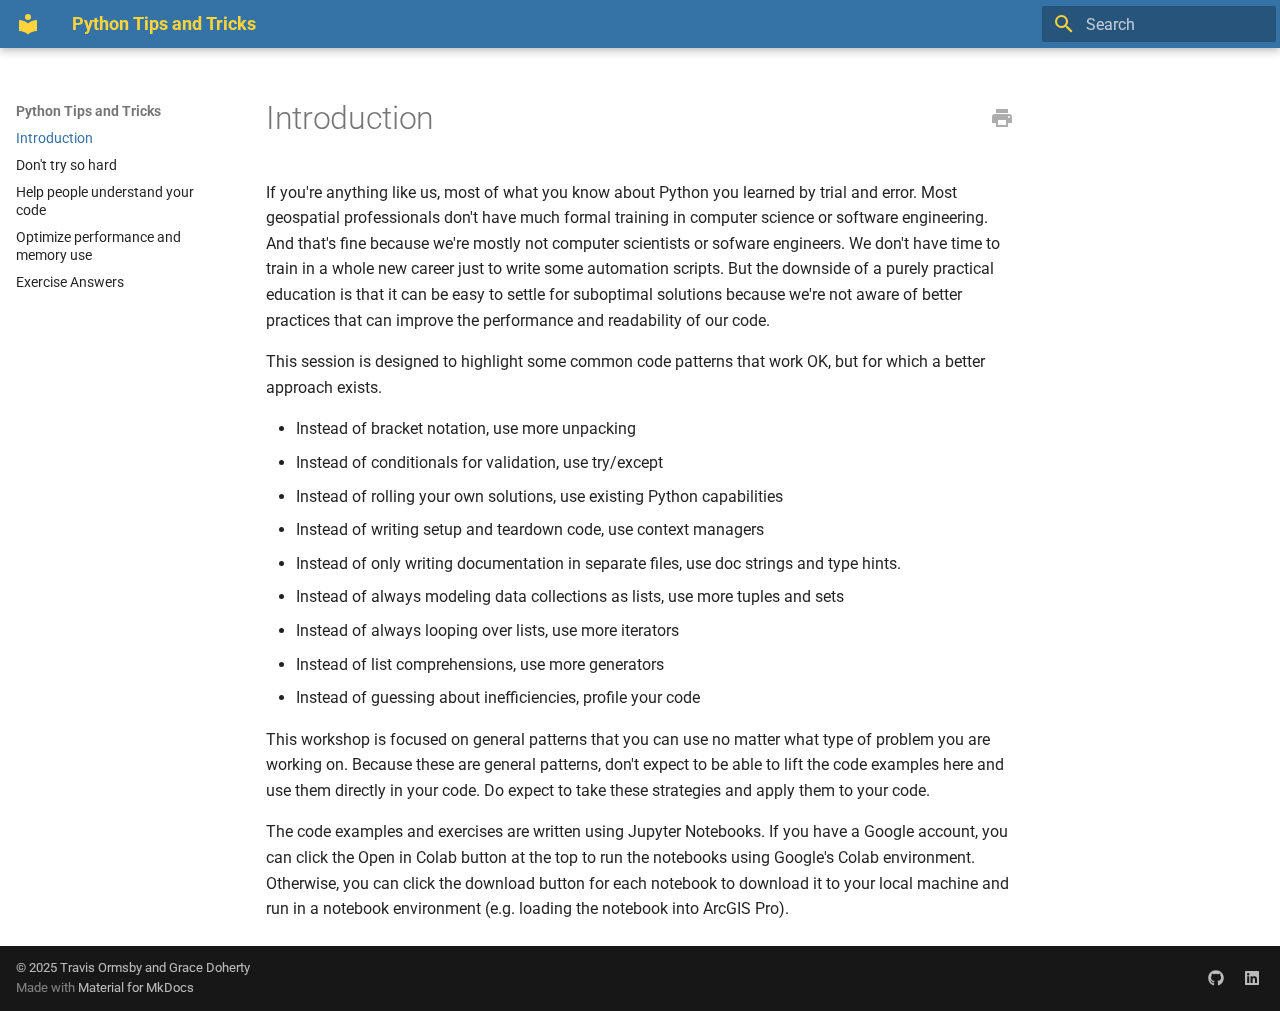
<file: index.html>
<!doctype html>
<html lang="en" class="no-js">
  <head>
    
      <meta charset="utf-8">
      <meta name="viewport" content="width=device-width,initial-scale=1">
      
      
      
      
      
        <link rel="next" href="tryhard/">
      
      
      <link rel="icon" href="assets/images/favicon.png">
      <meta name="generator" content="mkdocs-1.6.1, mkdocs-material-9.6.20">
    
    
      
        <title>Python Tips and Tricks</title>
      
    
    
      <link rel="stylesheet" href="assets/stylesheets/main.e53b48f4.min.css">
      
        
        <link rel="stylesheet" href="assets/stylesheets/palette.06af60db.min.css">
      
      


    
    
      
    
    
      
        
        
        <link rel="preconnect" href="https://fonts.gstatic.com" crossorigin>
        <link rel="stylesheet" href="https://fonts.googleapis.com/css?family=Roboto:300,300i,400,400i,700,700i%7CRoboto+Mono:400,400i,700,700i&display=fallback">
        <style>:root{--md-text-font:"Roboto";--md-code-font:"Roboto Mono"}</style>
      
    
    
      <link rel="stylesheet" href="css/print-site.css">
    
      <link rel="stylesheet" href="css/print-site-material.css">
    
      <link rel="stylesheet" href="stylesheets/extra.css">
    
    <script>__md_scope=new URL(".",location),__md_hash=e=>[...e].reduce(((e,_)=>(e<<5)-e+_.charCodeAt(0)),0),__md_get=(e,_=localStorage,t=__md_scope)=>JSON.parse(_.getItem(t.pathname+"."+e)),__md_set=(e,_,t=localStorage,a=__md_scope)=>{try{t.setItem(a.pathname+"."+e,JSON.stringify(_))}catch(e){}}</script>
    
      

    
    
    
  </head>
  
  
    
    
      
    
    
    
    
    <body dir="ltr" data-md-color-scheme="default" data-md-color-primary="custom" data-md-color-accent="custom">
  
    
    <input class="md-toggle" data-md-toggle="drawer" type="checkbox" id="__drawer" autocomplete="off">
    <input class="md-toggle" data-md-toggle="search" type="checkbox" id="__search" autocomplete="off">
    <label class="md-overlay" for="__drawer"></label>
    <div data-md-component="skip">
      
        
        <a href="#introduction" class="md-skip">
          Skip to content
        </a>
      
    </div>
    <div data-md-component="announce">
      
    </div>
    
    
      

  

<header class="md-header md-header--shadow" data-md-component="header">
  <nav class="md-header__inner md-grid" aria-label="Header">
    <a href="." title="Python Tips and Tricks" class="md-header__button md-logo" aria-label="Python Tips and Tricks" data-md-component="logo">
      
  
  <svg xmlns="http://www.w3.org/2000/svg" viewBox="0 0 24 24"><path d="M12 8a3 3 0 0 0 3-3 3 3 0 0 0-3-3 3 3 0 0 0-3 3 3 3 0 0 0 3 3m0 3.54C9.64 9.35 6.5 8 3 8v11c3.5 0 6.64 1.35 9 3.54 2.36-2.19 5.5-3.54 9-3.54V8c-3.5 0-6.64 1.35-9 3.54"/></svg>

    </a>
    <label class="md-header__button md-icon" for="__drawer">
      
      <svg xmlns="http://www.w3.org/2000/svg" viewBox="0 0 24 24"><path d="M3 6h18v2H3zm0 5h18v2H3zm0 5h18v2H3z"/></svg>
    </label>
    <div class="md-header__title" data-md-component="header-title">
      <div class="md-header__ellipsis">
        <div class="md-header__topic">
          <span class="md-ellipsis">
            Python Tips and Tricks
          </span>
        </div>
        <div class="md-header__topic" data-md-component="header-topic">
          <span class="md-ellipsis">
            
              Introduction
            
          </span>
        </div>
      </div>
    </div>
    
      
        <form class="md-header__option" data-md-component="palette">
  
    
    
    
    <input class="md-option" data-md-color-media="" data-md-color-scheme="default" data-md-color-primary="custom" data-md-color-accent="custom"  aria-hidden="true"  type="radio" name="__palette" id="__palette_0">
    
  
</form>
      
    
    
      <script>var palette=__md_get("__palette");if(palette&&palette.color){if("(prefers-color-scheme)"===palette.color.media){var media=matchMedia("(prefers-color-scheme: light)"),input=document.querySelector(media.matches?"[data-md-color-media='(prefers-color-scheme: light)']":"[data-md-color-media='(prefers-color-scheme: dark)']");palette.color.media=input.getAttribute("data-md-color-media"),palette.color.scheme=input.getAttribute("data-md-color-scheme"),palette.color.primary=input.getAttribute("data-md-color-primary"),palette.color.accent=input.getAttribute("data-md-color-accent")}for(var[key,value]of Object.entries(palette.color))document.body.setAttribute("data-md-color-"+key,value)}</script>
    
    
    
      
      
        <label class="md-header__button md-icon" for="__search">
          
          <svg xmlns="http://www.w3.org/2000/svg" viewBox="0 0 24 24"><path d="M9.5 3A6.5 6.5 0 0 1 16 9.5c0 1.61-.59 3.09-1.56 4.23l.27.27h.79l5 5-1.5 1.5-5-5v-.79l-.27-.27A6.52 6.52 0 0 1 9.5 16 6.5 6.5 0 0 1 3 9.5 6.5 6.5 0 0 1 9.5 3m0 2C7 5 5 7 5 9.5S7 14 9.5 14 14 12 14 9.5 12 5 9.5 5"/></svg>
        </label>
        <div class="md-search" data-md-component="search" role="dialog">
  <label class="md-search__overlay" for="__search"></label>
  <div class="md-search__inner" role="search">
    <form class="md-search__form" name="search">
      <input type="text" class="md-search__input" name="query" aria-label="Search" placeholder="Search" autocapitalize="off" autocorrect="off" autocomplete="off" spellcheck="false" data-md-component="search-query" required>
      <label class="md-search__icon md-icon" for="__search">
        
        <svg xmlns="http://www.w3.org/2000/svg" viewBox="0 0 24 24"><path d="M9.5 3A6.5 6.5 0 0 1 16 9.5c0 1.61-.59 3.09-1.56 4.23l.27.27h.79l5 5-1.5 1.5-5-5v-.79l-.27-.27A6.52 6.52 0 0 1 9.5 16 6.5 6.5 0 0 1 3 9.5 6.5 6.5 0 0 1 9.5 3m0 2C7 5 5 7 5 9.5S7 14 9.5 14 14 12 14 9.5 12 5 9.5 5"/></svg>
        
        <svg xmlns="http://www.w3.org/2000/svg" viewBox="0 0 24 24"><path d="M20 11v2H8l5.5 5.5-1.42 1.42L4.16 12l7.92-7.92L13.5 5.5 8 11z"/></svg>
      </label>
      <nav class="md-search__options" aria-label="Search">
        
        <button type="reset" class="md-search__icon md-icon" title="Clear" aria-label="Clear" tabindex="-1">
          
          <svg xmlns="http://www.w3.org/2000/svg" viewBox="0 0 24 24"><path d="M19 6.41 17.59 5 12 10.59 6.41 5 5 6.41 10.59 12 5 17.59 6.41 19 12 13.41 17.59 19 19 17.59 13.41 12z"/></svg>
        </button>
      </nav>
      
        <div class="md-search__suggest" data-md-component="search-suggest"></div>
      
    </form>
    <div class="md-search__output">
      <div class="md-search__scrollwrap" tabindex="0" data-md-scrollfix>
        <div class="md-search-result" data-md-component="search-result">
          <div class="md-search-result__meta">
            Initializing search
          </div>
          <ol class="md-search-result__list" role="presentation"></ol>
        </div>
      </div>
    </div>
  </div>
</div>
      
    
    
  </nav>
  
</header>
    
    <div class="md-container" data-md-component="container">
      
      
        
          
        
      
      <main class="md-main" data-md-component="main">
        <div class="md-main__inner md-grid">
          
            
              
              <div class="md-sidebar md-sidebar--primary" data-md-component="sidebar" data-md-type="navigation" >
                <div class="md-sidebar__scrollwrap">
                  <div class="md-sidebar__inner">
                    



<nav class="md-nav md-nav--primary" aria-label="Navigation" data-md-level="0">
  <label class="md-nav__title" for="__drawer">
    <a href="." title="Python Tips and Tricks" class="md-nav__button md-logo" aria-label="Python Tips and Tricks" data-md-component="logo">
      
  
  <svg xmlns="http://www.w3.org/2000/svg" viewBox="0 0 24 24"><path d="M12 8a3 3 0 0 0 3-3 3 3 0 0 0-3-3 3 3 0 0 0-3 3 3 3 0 0 0 3 3m0 3.54C9.64 9.35 6.5 8 3 8v11c3.5 0 6.64 1.35 9 3.54 2.36-2.19 5.5-3.54 9-3.54V8c-3.5 0-6.64 1.35-9 3.54"/></svg>

    </a>
    Python Tips and Tricks
  </label>
  
  <ul class="md-nav__list" data-md-scrollfix>
    
      
      
  
  
    
  
  
  
    <li class="md-nav__item md-nav__item--active">
      
      <input class="md-nav__toggle md-toggle" type="checkbox" id="__toc">
      
      
        
      
      
      <a href="." class="md-nav__link md-nav__link--active">
        
  
  
  <span class="md-ellipsis">
    Introduction
    
  </span>
  

      </a>
      
    </li>
  

    
      
      
  
  
  
  
    <li class="md-nav__item">
      <a href="tryhard/" class="md-nav__link">
        
  
  
  <span class="md-ellipsis">
    Don't try so hard
    
  </span>
  

      </a>
    </li>
  

    
      
      
  
  
  
  
    <li class="md-nav__item">
      <a href="Documentation/" class="md-nav__link">
        
  
  
  <span class="md-ellipsis">
    Help people understand your code
    
  </span>
  

      </a>
    </li>
  

    
      
      
  
  
  
  
    <li class="md-nav__item">
      <a href="PerformanceMemory/" class="md-nav__link">
        
  
  
  <span class="md-ellipsis">
    Optimize performance and memory use
    
  </span>
  

      </a>
    </li>
  

    
      
      
  
  
  
  
    <li class="md-nav__item">
      <a href="ExerciseAnswers/" class="md-nav__link">
        
  
  
  <span class="md-ellipsis">
    Exercise Answers
    
  </span>
  

      </a>
    </li>
  

    
  </ul>
</nav>
                  </div>
                </div>
              </div>
            
            
              
              <div class="md-sidebar md-sidebar--secondary" data-md-component="sidebar" data-md-type="toc" >
                <div class="md-sidebar__scrollwrap">
                  <div class="md-sidebar__inner">
                    

<nav class="md-nav md-nav--secondary" aria-label="Table of contents">
  
  
  
    
  
  
</nav>
                  </div>
                </div>
              </div>
            
          
          
            <div class="md-content" data-md-component="content">
              <article class="md-content__inner md-typeset">
                


<a href="print_page/" title="Print Site" class="md-content__button md-icon">
    <svg xmlns="http://www.w3.org/2000/svg" viewBox="0 0 24 24"><path d="M18 3H6v4h12m1 5a1 1 0 0 1-1-1 1 1 0 0 1 1-1 1 1 0 0 1 1 1 1 1 0 0 1-1 1m-3 7H8v-5h8m3-6H5a3 3 0 0 0-3 3v6h4v4h12v-4h4v-6a3 3 0 0 0-3-3"/></svg>
</a>





                  



<h1 id="introduction">Introduction</h1>
<p>If you're anything like us, most of what you know about Python you learned by trial and error. Most geospatial professionals don't have much formal training in computer science or software engineering. And that's fine because we're mostly not computer scientists or sofware engineers. We don't have time to train in a whole new career just to write some automation scripts. But the downside of a purely practical education is that it can be easy to settle for suboptimal solutions because we're not aware of better practices that can improve the performance and readability of our code.</p>
<p>This session is designed to highlight some common code patterns that work OK, but for which a better approach exists.</p>
<ul>
<li>Instead of bracket notation, use more unpacking</li>
<li>Instead of conditionals for validation, use try/except</li>
<li>Instead of rolling your own solutions, use existing Python capabilities </li>
<li>Instead of writing setup and teardown code, use context managers </li>
<li>Instead of only writing documentation in separate files, use doc strings and type hints.</li>
<li>Instead of always modeling data collections as lists, use more tuples and sets</li>
<li>Instead of always looping over lists, use more iterators</li>
<li>Instead of list comprehensions, use more generators</li>
<li>Instead of guessing about inefficiencies, profile your code </li>
</ul>
<p>This workshop is focused on general patterns that you can use no matter what type of problem you are working on. Because these are general patterns, don't expect to be able to lift the code examples here and use them directly in your code. Do expect to take these strategies and apply them to your code. </p>
<p>The code examples and exercises are written using Jupyter Notebooks. If you have a Google account, you can click the Open in Colab button at the top to run the notebooks using Google's Colab environment. Otherwise, you can click the download button for each notebook to download it to your local machine and run in a notebook environment (e.g. loading the notebook into ArcGIS Pro). </p>












                

              </article>
            </div>
          
          
  <script>var tabs=__md_get("__tabs");if(Array.isArray(tabs))e:for(var set of document.querySelectorAll(".tabbed-set")){var labels=set.querySelector(".tabbed-labels");for(var tab of tabs)for(var label of labels.getElementsByTagName("label"))if(label.innerText.trim()===tab){var input=document.getElementById(label.htmlFor);input.checked=!0;continue e}}</script>

<script>var target=document.getElementById(location.hash.slice(1));target&&target.name&&(target.checked=target.name.startsWith("__tabbed_"))</script>
        </div>
        
          <button type="button" class="md-top md-icon" data-md-component="top" hidden>
  
  <svg xmlns="http://www.w3.org/2000/svg" viewBox="0 0 24 24"><path d="M13 20h-2V8l-5.5 5.5-1.42-1.42L12 4.16l7.92 7.92-1.42 1.42L13 8z"/></svg>
  Back to top
</button>
        
      </main>
      
        <footer class="md-footer">
  
  <div class="md-footer-meta md-typeset">
    <div class="md-footer-meta__inner md-grid">
      <div class="md-copyright">
  
    <div class="md-copyright__highlight">
      © 2025 <a href="https://github.com/travisormsby" target="_blank" rel="noopener">Travis Ormsby</a> and <a href="https://github.com/gracedoherty" target="_blank" rel="noopener">Grace Doherty</a>
    </div>
  
  
    Made with
    <a href="https://squidfunk.github.io/mkdocs-material/" target="_blank" rel="noopener">
      Material for MkDocs
    </a>
  
</div>
      
        
<div class="md-social">
  
    
    
    
    
      
      
    
    <a href="https://github.com/travisormsby" target="_blank" rel="noopener" title="github.com" class="md-social__link">
      <svg xmlns="http://www.w3.org/2000/svg" viewBox="0 0 512 512"><!--! Font Awesome Free 7.0.0 by @fontawesome - https://fontawesome.com License - https://fontawesome.com/license/free (Icons: CC BY 4.0, Fonts: SIL OFL 1.1, Code: MIT License) Copyright 2025 Fonticons, Inc.--><path d="M173.9 397.4c0 2-2.3 3.6-5.2 3.6-3.3.3-5.6-1.3-5.6-3.6 0-2 2.3-3.6 5.2-3.6 3-.3 5.6 1.3 5.6 3.6m-31.1-4.5c-.7 2 1.3 4.3 4.3 4.9 2.6 1 5.6 0 6.2-2s-1.3-4.3-4.3-5.2c-2.6-.7-5.5.3-6.2 2.3m44.2-1.7c-2.9.7-4.9 2.6-4.6 4.9.3 2 2.9 3.3 5.9 2.6 2.9-.7 4.9-2.6 4.6-4.6-.3-1.9-3-3.2-5.9-2.9M252.8 8C114.1 8 8 113.3 8 252c0 110.9 69.8 205.8 169.5 239.2 12.8 2.3 17.3-5.6 17.3-12.1 0-6.2-.3-40.4-.3-61.4 0 0-70 15-84.7-29.8 0 0-11.4-29.1-27.8-36.6 0 0-22.9-15.7 1.6-15.4 0 0 24.9 2 38.6 25.8 21.9 38.6 58.6 27.5 72.9 20.9 2.3-16 8.8-27.1 16-33.7-55.9-6.2-112.3-14.3-112.3-110.5 0-27.5 7.6-41.3 23.6-58.9-2.6-6.5-11.1-33.3 2.6-67.9 20.9-6.5 69 27 69 27 20-5.6 41.5-8.5 62.8-8.5s42.8 2.9 62.8 8.5c0 0 48.1-33.6 69-27 13.7 34.7 5.2 61.4 2.6 67.9 16 17.7 25.8 31.5 25.8 58.9 0 96.5-58.9 104.2-114.8 110.5 9.2 7.9 17 22.9 17 46.4 0 33.7-.3 75.4-.3 83.6 0 6.5 4.6 14.4 17.3 12.1C436.2 457.8 504 362.9 504 252 504 113.3 391.5 8 252.8 8M105.2 352.9c-1.3 1-1 3.3.7 5.2 1.6 1.6 3.9 2.3 5.2 1 1.3-1 1-3.3-.7-5.2-1.6-1.6-3.9-2.3-5.2-1m-10.8-8.1c-.7 1.3.3 2.9 2.3 3.9 1.6 1 3.6.7 4.3-.7.7-1.3-.3-2.9-2.3-3.9-2-.6-3.6-.3-4.3.7m32.4 35.6c-1.6 1.3-1 4.3 1.3 6.2 2.3 2.3 5.2 2.6 6.5 1 1.3-1.3.7-4.3-1.3-6.2-2.2-2.3-5.2-2.6-6.5-1m-11.4-14.7c-1.6 1-1.6 3.6 0 5.9s4.3 3.3 5.6 2.3c1.6-1.3 1.6-3.9 0-6.2-1.4-2.3-4-3.3-5.6-2"/></svg>
    </a>
  
    
    
    
    
      
      
    
    <a href="https://www.linkedin.com/in/travis-ormsby/" target="_blank" rel="noopener" title="www.linkedin.com" class="md-social__link">
      <svg xmlns="http://www.w3.org/2000/svg" viewBox="0 0 448 512"><!--! Font Awesome Free 7.0.0 by @fontawesome - https://fontawesome.com License - https://fontawesome.com/license/free (Icons: CC BY 4.0, Fonts: SIL OFL 1.1, Code: MIT License) Copyright 2025 Fonticons, Inc.--><path d="M416 32H31.9C14.3 32 0 46.5 0 64.3v383.4C0 465.5 14.3 480 31.9 480H416c17.6 0 32-14.5 32-32.3V64.3c0-17.8-14.4-32.3-32-32.3M135.4 416H69V202.2h66.5V416zM102.2 96a38.5 38.5 0 1 1 0 77 38.5 38.5 0 1 1 0-77m282.1 320h-66.4V312c0-24.8-.5-56.7-34.5-56.7-34.6 0-39.9 27-39.9 54.9V416h-66.4V202.2h63.7v29.2h.9c8.9-16.8 30.6-34.5 62.9-34.5 67.2 0 79.7 44.3 79.7 101.9z"/></svg>
    </a>
  
</div>
      
    </div>
  </div>
</footer>
      
    </div>
    <div class="md-dialog" data-md-component="dialog">
      <div class="md-dialog__inner md-typeset"></div>
    </div>
    
    
    
      
      <script id="__config" type="application/json">{"base": ".", "features": ["navigation.sections", "navigation.indexes", "navigation.top", "search.suggest", "search.highlight", "content.tabs.link", "content.code.annotation", "content.code.copy"], "search": "assets/javascripts/workers/search.973d3a69.min.js", "tags": null, "translations": {"clipboard.copied": "Copied to clipboard", "clipboard.copy": "Copy to clipboard", "search.result.more.one": "1 more on this page", "search.result.more.other": "# more on this page", "search.result.none": "No matching documents", "search.result.one": "1 matching document", "search.result.other": "# matching documents", "search.result.placeholder": "Type to start searching", "search.result.term.missing": "Missing", "select.version": "Select version"}, "version": null}</script>
    
    
      <script src="assets/javascripts/bundle.f55a23d4.min.js"></script>
      
        <script src="js/print-site.js"></script>
      
    
  </body>
</html>
</file>
<file: css/print-site.css>
/* 
The print-site banner
*/
#print-site-banner {
    border:2px; 
    border-style:solid; 
    border-color:#000000; 
    padding: 0em 1em 0em 1em; 
    margin-bottom: 2em;
}
#print-site-banner h3 {
    margin-top: 1rem;
}

/* Enumerate figures */
.print-site-enumerate-figures figcaption:before {
    counter-increment: figurecounter;
    content: "Figure " counter(figurecounter) ": ";
}


/* Print URLS: 
Change a 'link' to 'link (target)' */
div.print-site-add-full-url section.print-page a[href^="http"]::after{
    content: " (" attr(href) ") ";
}


/* Do some nice animations when clicking on a ToC link */
#print-site-page h1:target, 
#print-site-page h2:target, 
#print-site-page h3:target, 
#print-site-page h4:target, 
#print-site-page h5:target, 
#print-site-page h6:target {
    animation: highlight 1.5s ease;
}
#print-site-page .print-page:target h1 {
    animation: highlight 1.5s ease;
}
@keyframes highlight {
    from { color: orange; }
    to { color: none; }
}


/* 
Print site table of contents styling
 */
/* Don't display the table of contents in HTML version */
#print-page-toc { display: none }


.print-page-toc-nav {
    padding-bottom: 2em;
}

#print-page-toc ul {
    list-style-position: inside;
    list-style-type: none;
}

#print-site-page ul {
    margin-left: 0em;
}

/* Be able to not print certain elements */
#print-site-page .print-site-plugin-ignore { display: none;}

@media print {    

    /* included bookmarks on h1 and h2
    Doesn't work, but included In case Chrome gets support 
    for these experimental CSS features that define PDF bookmarks */
    /* #print-site-page h1 {
        bookmark-level: 1;
        bookmark-label: content(); 
        -ah-bookmark-level: 1;
        -ro-pdf-bookmark-level: 1;
    }
    #print-site-page h2 {
        bookmark-level: 2;
        bookmark-label: content(); 
        -ah-bookmark-level: 2;
        -ro-pdf-bookmark-level: 2;
    } */

    /* Be able to not print certain elements */
    .print-site-plugin-ignore { display: none; }

    /* Remove print site banner */
    #print-site-banner { display: none; }

    /* display the table of contents in print version */
    #print-page-toc { display: block }

    /* PDF page breaks on each MkDocs page, except the first one */
    #print-site-page section.print-page {
        page-break-before: always;
    }
    #print-site-page > section.print-page:first-of-type {
        page-break-before: avoid;
    }

    /* PDF page breaks - separate title page for each section */
    #print-site-page section.print-page.md-section > h1 {
        align-content: center;
        text-align: center;
        vertical-align: middle;
        padding: 5rem 0rem;
        font-size: 2.5em;
    }

    #print-site-page p, 
    #print-site-page pre, 
    #print-site-page blockquote, 
    #print-site-page .tabbed-set {
        page-break-inside: avoid;
    }

    /* Avoid a page break immediately after a heading */
    /* Credits https://stackoverflow.com/a/9238898/5525118 */
    #print-site-page h1 {
        page-break-inside: avoid;
    }
    #print-site-page h1::after {
        content: "";
        /* display: block; */
        height: 100px;
        margin-bottom: -100px;
    }

    #print-site-page footer { display : none; }
    
    #print-site-cover-page {
        display: block;
        width:100%; 
        text-align: center;
    }
    #print-site-cover-page h1 {
        font-size: 300%;
    }
}
</file>
<file: css/print-site-material.css>
/* print styles for mkdocs material theme 
https://github.com/squidfunk/mkdocs-material */


/* Table of Contents styling */
#print-site-page ul.toc-section-line-border { 
    border-left: 5px solid var(--md-default-fg-color--lightest);
}


/* Box shadows don't do well in PDFs */
#print-site-page table {
    border: 1px solid hsla(200, 18%, 26%, 1); /* #EFEFEF */
    box-shadow: none !important;
}

@media print {
    #print-site-page td {
        word-wrap: break-word;
    }

}

@page {

    size: A4 portrait;
    margin: 4em 1.5em 4em 1.5em;
    padding: 0em 0em 0em 0em;
    counter-increment: page;

    @bottom-center {
        content: string(chapter);
    }
    @bottom-right {
        content: 'Page ' counter(page);
    }

}
</file>
<file: stylesheets/extra.css>
:root {
    --md-primary-fg-color: #3572A5;
    --md-primary-bg-color: #FFD43B;
    --md-accent-fg-color: #3572A5;
  }

#print-site-cover-page h1 {
    background-image: url("/images/TitlePage.png");
    background-position: center;
    background-repeat: no-repeat;
    background-size: 900px;
    height: 900px;
    color: rgba(0, 0, 0, 0);
}

.md-grid {
  max-width: 1060pt; 
}

@media print {
  div {
    break-inside: avoid;
  }

  h1, h2 {
    page-break-before: auto;
    page-break-after: avoid;
  }

}
</file>
<file: assets/stylesheets/main.e53b48f4.min.css>
@charset "UTF-8";html{-webkit-text-size-adjust:none;-moz-text-size-adjust:none;text-size-adjust:none;box-sizing:border-box}*,:after,:before{box-sizing:inherit}@media (prefers-reduced-motion){*,:after,:before{transition:none!important}}body{margin:0}a,button,input,label{-webkit-tap-highlight-color:transparent}a{color:inherit;text-decoration:none}hr{border:0;box-sizing:initial;display:block;height:.05rem;overflow:visible;padding:0}small{font-size:80%}sub,sup{line-height:1em}img{border-style:none}table{border-collapse:initial;border-spacing:0}td,th{font-weight:400;vertical-align:top}button{background:#0000;border:0;font-family:inherit;font-size:inherit;margin:0;padding:0}input{border:0;outline:none}:root{--md-primary-fg-color:#4051b5;--md-primary-fg-color--light:#5d6cc0;--md-primary-fg-color--dark:#303fa1;--md-primary-bg-color:#fff;--md-primary-bg-color--light:#ffffffb3;--md-accent-fg-color:#526cfe;--md-accent-fg-color--transparent:#526cfe1a;--md-accent-bg-color:#fff;--md-accent-bg-color--light:#ffffffb3}[data-md-color-scheme=default]{color-scheme:light}[data-md-color-scheme=default] img[src$="#gh-dark-mode-only"],[data-md-color-scheme=default] img[src$="#only-dark"]{display:none}:root,[data-md-color-scheme=default]{--md-hue:225deg;--md-default-fg-color:#000000de;--md-default-fg-color--light:#0000008a;--md-default-fg-color--lighter:#00000052;--md-default-fg-color--lightest:#00000012;--md-default-bg-color:#fff;--md-default-bg-color--light:#ffffffb3;--md-default-bg-color--lighter:#ffffff4d;--md-default-bg-color--lightest:#ffffff1f;--md-code-fg-color:#36464e;--md-code-bg-color:#f5f5f5;--md-code-hl-color:#4287ff;--md-code-hl-color--light:#4287ff1a;--md-code-hl-number-color:#d52a2a;--md-code-hl-special-color:#db1457;--md-code-hl-function-color:#a846b9;--md-code-hl-constant-color:#6e59d9;--md-code-hl-keyword-color:#3f6ec6;--md-code-hl-string-color:#1c7d4d;--md-code-hl-name-color:var(--md-code-fg-color);--md-code-hl-operator-color:var(--md-default-fg-color--light);--md-code-hl-punctuation-color:var(--md-default-fg-color--light);--md-code-hl-comment-color:var(--md-default-fg-color--light);--md-code-hl-generic-color:var(--md-default-fg-color--light);--md-code-hl-variable-color:var(--md-default-fg-color--light);--md-typeset-color:var(--md-default-fg-color);--md-typeset-a-color:var(--md-primary-fg-color);--md-typeset-del-color:#f5503d26;--md-typeset-ins-color:#0bd57026;--md-typeset-kbd-color:#fafafa;--md-typeset-kbd-accent-color:#fff;--md-typeset-kbd-border-color:#b8b8b8;--md-typeset-mark-color:#ffff0080;--md-typeset-table-color:#0000001f;--md-typeset-table-color--light:rgba(0,0,0,.035);--md-admonition-fg-color:var(--md-default-fg-color);--md-admonition-bg-color:var(--md-default-bg-color);--md-warning-fg-color:#000000de;--md-warning-bg-color:#ff9;--md-footer-fg-color:#fff;--md-footer-fg-color--light:#ffffffb3;--md-footer-fg-color--lighter:#ffffff73;--md-footer-bg-color:#000000de;--md-footer-bg-color--dark:#00000052;--md-shadow-z1:0 0.2rem 0.5rem #0000000d,0 0 0.05rem #0000001a;--md-shadow-z2:0 0.2rem 0.5rem #0000001a,0 0 0.05rem #00000040;--md-shadow-z3:0 0.2rem 0.5rem #0003,0 0 0.05rem #00000059}.md-icon svg{fill:currentcolor;display:block;height:1.2rem;width:1.2rem}body{-webkit-font-smoothing:antialiased;-moz-osx-font-smoothing:grayscale;--md-text-font-family:var(--md-text-font,_),-apple-system,BlinkMacSystemFont,Helvetica,Arial,sans-serif;--md-code-font-family:var(--md-code-font,_),SFMono-Regular,Consolas,Menlo,monospace}aside,body,input{font-feature-settings:"kern","liga";color:var(--md-typeset-color);font-family:var(--md-text-font-family)}code,kbd,pre{font-feature-settings:"kern";font-family:var(--md-code-font-family)}:root{--md-typeset-table-sort-icon:url('data:image/svg+xml;charset=utf-8,<svg xmlns="http://www.w3.org/2000/svg" viewBox="0 0 24 24"><path d="m18 21-4-4h3V7h-3l4-4 4 4h-3v10h3M2 19v-2h10v2M2 13v-2h7v2M2 7V5h4v2z"/></svg>');--md-typeset-table-sort-icon--asc:url('data:image/svg+xml;charset=utf-8,<svg xmlns="http://www.w3.org/2000/svg" viewBox="0 0 24 24"><path d="M19 17h3l-4 4-4-4h3V3h2M2 17h10v2H2M6 5v2H2V5m0 6h7v2H2z"/></svg>');--md-typeset-table-sort-icon--desc:url('data:image/svg+xml;charset=utf-8,<svg xmlns="http://www.w3.org/2000/svg" viewBox="0 0 24 24"><path d="M19 7h3l-4-4-4 4h3v14h2M2 17h10v2H2M6 5v2H2V5m0 6h7v2H2z"/></svg>')}.md-typeset{-webkit-print-color-adjust:exact;color-adjust:exact;font-size:.8rem;line-height:1.6;overflow-wrap:break-word}@media print{.md-typeset{font-size:.68rem}}.md-typeset blockquote,.md-typeset dl,.md-typeset figure,.md-typeset ol,.md-typeset pre,.md-typeset ul{margin-bottom:1em;margin-top:1em}.md-typeset h1{color:var(--md-default-fg-color--light);font-size:2em;line-height:1.3;margin:0 0 1.25em}.md-typeset h1,.md-typeset h2{font-weight:300;letter-spacing:-.01em}.md-typeset h2{font-size:1.5625em;line-height:1.4;margin:1.6em 0 .64em}.md-typeset h3{font-size:1.25em;font-weight:400;letter-spacing:-.01em;line-height:1.5;margin:1.6em 0 .8em}.md-typeset h2+h3{margin-top:.8em}.md-typeset h4{font-weight:700;letter-spacing:-.01em;margin:1em 0}.md-typeset h5,.md-typeset h6{color:var(--md-default-fg-color--light);font-size:.8em;font-weight:700;letter-spacing:-.01em;margin:1.25em 0}.md-typeset h5{text-transform:uppercase}.md-typeset h5 code{text-transform:none}.md-typeset hr{border-bottom:.05rem solid var(--md-default-fg-color--lightest);display:flow-root;margin:1.5em 0}.md-typeset a{color:var(--md-typeset-a-color);word-break:break-word}.md-typeset a,.md-typeset a:before{transition:color 125ms}.md-typeset a:focus,.md-typeset a:hover{color:var(--md-accent-fg-color)}.md-typeset a:focus code,.md-typeset a:hover code{background-color:var(--md-accent-fg-color--transparent)}.md-typeset a code{color:currentcolor;transition:background-color 125ms}.md-typeset a.focus-visible{outline-color:var(--md-accent-fg-color);outline-offset:.2rem}.md-typeset code,.md-typeset kbd,.md-typeset pre{color:var(--md-code-fg-color);direction:ltr;font-variant-ligatures:none}@media print{.md-typeset code,.md-typeset kbd,.md-typeset pre{white-space:pre-wrap}}.md-typeset code{background-color:var(--md-code-bg-color);border-radius:.1rem;-webkit-box-decoration-break:clone;box-decoration-break:clone;font-size:.85em;padding:0 .2941176471em;word-break:break-word}.md-typeset code:not(.focus-visible){-webkit-tap-highlight-color:transparent;outline:none}.md-typeset pre{display:flow-root;line-height:1.4;position:relative}.md-typeset pre>code{-webkit-box-decoration-break:slice;box-decoration-break:slice;box-shadow:none;display:block;margin:0;outline-color:var(--md-accent-fg-color);overflow:auto;padding:.7720588235em 1.1764705882em;scrollbar-color:var(--md-default-fg-color--lighter) #0000;scrollbar-width:thin;touch-action:auto;word-break:normal}.md-typeset pre>code:hover{scrollbar-color:var(--md-accent-fg-color) #0000}.md-typeset pre>code::-webkit-scrollbar{height:.2rem;width:.2rem}.md-typeset pre>code::-webkit-scrollbar-thumb{background-color:var(--md-default-fg-color--lighter)}.md-typeset pre>code::-webkit-scrollbar-thumb:hover{background-color:var(--md-accent-fg-color)}.md-typeset kbd{background-color:var(--md-typeset-kbd-color);border-radius:.1rem;box-shadow:0 .1rem 0 .05rem var(--md-typeset-kbd-border-color),0 .1rem 0 var(--md-typeset-kbd-border-color),0 -.1rem .2rem var(--md-typeset-kbd-accent-color) inset;color:var(--md-default-fg-color);display:inline-block;font-size:.75em;padding:0 .6666666667em;vertical-align:text-top;word-break:break-word}.md-typeset mark{background-color:var(--md-typeset-mark-color);-webkit-box-decoration-break:clone;box-decoration-break:clone;color:inherit;word-break:break-word}.md-typeset abbr{border-bottom:.05rem dotted var(--md-default-fg-color--light);cursor:help;text-decoration:none}.md-typeset small{opacity:.75}[dir=ltr] .md-typeset sub,[dir=ltr] .md-typeset sup{margin-left:.078125em}[dir=rtl] .md-typeset sub,[dir=rtl] .md-typeset sup{margin-right:.078125em}[dir=ltr] .md-typeset blockquote{padding-left:.6rem}[dir=rtl] .md-typeset blockquote{padding-right:.6rem}[dir=ltr] .md-typeset blockquote{border-left:.2rem solid var(--md-default-fg-color--lighter)}[dir=rtl] .md-typeset blockquote{border-right:.2rem solid var(--md-default-fg-color--lighter)}.md-typeset blockquote{color:var(--md-default-fg-color--light);margin-left:0;margin-right:0}.md-typeset ul{list-style-type:disc}.md-typeset ul[type]{list-style-type:revert-layer}[dir=ltr] .md-typeset ol,[dir=ltr] .md-typeset ul{margin-left:.625em}[dir=rtl] .md-typeset ol,[dir=rtl] .md-typeset ul{margin-right:.625em}.md-typeset ol,.md-typeset ul{padding:0}.md-typeset ol:not([hidden]),.md-typeset ul:not([hidden]){display:flow-root}.md-typeset ol ol,.md-typeset ul ol{list-style-type:lower-alpha}.md-typeset ol ol ol,.md-typeset ul ol ol{list-style-type:lower-roman}.md-typeset ol ol ol ol,.md-typeset ul ol ol ol{list-style-type:upper-alpha}.md-typeset ol ol ol ol ol,.md-typeset ul ol ol ol ol{list-style-type:upper-roman}.md-typeset ol[type],.md-typeset ul[type]{list-style-type:revert-layer}[dir=ltr] .md-typeset ol li,[dir=ltr] .md-typeset ul li{margin-left:1.25em}[dir=rtl] .md-typeset ol li,[dir=rtl] .md-typeset ul li{margin-right:1.25em}.md-typeset ol li,.md-typeset ul li{margin-bottom:.5em}.md-typeset ol li blockquote,.md-typeset ol li p,.md-typeset ul li blockquote,.md-typeset ul li p{margin:.5em 0}.md-typeset ol li:last-child,.md-typeset ul li:last-child{margin-bottom:0}[dir=ltr] .md-typeset ol li ol,[dir=ltr] .md-typeset ol li ul,[dir=ltr] .md-typeset ul li ol,[dir=ltr] .md-typeset ul li ul{margin-left:.625em}[dir=rtl] .md-typeset ol li ol,[dir=rtl] .md-typeset ol li ul,[dir=rtl] .md-typeset ul li ol,[dir=rtl] .md-typeset ul li ul{margin-right:.625em}.md-typeset ol li ol,.md-typeset ol li ul,.md-typeset ul li ol,.md-typeset ul li ul{margin-bottom:.5em;margin-top:.5em}[dir=ltr] .md-typeset dd{margin-left:1.875em}[dir=rtl] .md-typeset dd{margin-right:1.875em}.md-typeset dd{margin-bottom:1.5em;margin-top:1em}.md-typeset img,.md-typeset svg,.md-typeset video{height:auto;max-width:100%}.md-typeset img[align=left]{margin:1em 1em 1em 0}.md-typeset img[align=right]{margin:1em 0 1em 1em}.md-typeset img[align]:only-child{margin-top:0}.md-typeset figure{display:flow-root;margin:1em auto;max-width:100%;text-align:center;width:-moz-fit-content;width:fit-content}.md-typeset figure img{display:block;margin:0 auto}.md-typeset figcaption{font-style:italic;margin:1em auto;max-width:24rem}.md-typeset iframe{max-width:100%}.md-typeset table:not([class]){background-color:var(--md-default-bg-color);border:.05rem solid var(--md-typeset-table-color);border-radius:.1rem;display:inline-block;font-size:.64rem;max-width:100%;overflow:auto;touch-action:auto}@media print{.md-typeset table:not([class]){display:table}}.md-typeset table:not([class])+*{margin-top:1.5em}.md-typeset table:not([class]) td>:first-child,.md-typeset table:not([class]) th>:first-child{margin-top:0}.md-typeset table:not([class]) td>:last-child,.md-typeset table:not([class]) th>:last-child{margin-bottom:0}.md-typeset table:not([class]) td:not([align]),.md-typeset table:not([class]) th:not([align]){text-align:left}[dir=rtl] .md-typeset table:not([class]) td:not([align]),[dir=rtl] .md-typeset table:not([class]) th:not([align]){text-align:right}.md-typeset table:not([class]) th{font-weight:700;min-width:5rem;padding:.9375em 1.25em;vertical-align:top}.md-typeset table:not([class]) td{border-top:.05rem solid var(--md-typeset-table-color);padding:.9375em 1.25em;vertical-align:top}.md-typeset table:not([class]) tbody tr{transition:background-color 125ms}.md-typeset table:not([class]) tbody tr:hover{background-color:var(--md-typeset-table-color--light);box-shadow:0 .05rem 0 var(--md-default-bg-color) inset}.md-typeset table:not([class]) a{word-break:normal}.md-typeset table th[role=columnheader]{cursor:pointer}[dir=ltr] .md-typeset table th[role=columnheader]:after{margin-left:.5em}[dir=rtl] .md-typeset table th[role=columnheader]:after{margin-right:.5em}.md-typeset table th[role=columnheader]:after{content:"";display:inline-block;height:1.2em;-webkit-mask-image:var(--md-typeset-table-sort-icon);mask-image:var(--md-typeset-table-sort-icon);-webkit-mask-repeat:no-repeat;mask-repeat:no-repeat;-webkit-mask-size:contain;mask-size:contain;transition:background-color 125ms;vertical-align:text-bottom;width:1.2em}.md-typeset table th[role=columnheader]:hover:after{background-color:var(--md-default-fg-color--lighter)}.md-typeset table th[role=columnheader][aria-sort=ascending]:after{background-color:var(--md-default-fg-color--light);-webkit-mask-image:var(--md-typeset-table-sort-icon--asc);mask-image:var(--md-typeset-table-sort-icon--asc)}.md-typeset table th[role=columnheader][aria-sort=descending]:after{background-color:var(--md-default-fg-color--light);-webkit-mask-image:var(--md-typeset-table-sort-icon--desc);mask-image:var(--md-typeset-table-sort-icon--desc)}.md-typeset__scrollwrap{margin:1em -.8rem;overflow-x:auto;touch-action:auto}.md-typeset__table{display:inline-block;margin-bottom:.5em;padding:0 .8rem}@media print{.md-typeset__table{display:block}}html .md-typeset__table table{display:table;margin:0;overflow:hidden;width:100%}@media screen and (max-width:44.984375em){.md-content__inner>pre{margin:1em -.8rem}.md-content__inner>pre code{border-radius:0}}.md-typeset .md-author{border-radius:100%;display:block;flex-shrink:0;height:1.6rem;overflow:hidden;position:relative;transition:color 125ms,transform 125ms;width:1.6rem}.md-typeset .md-author img{display:block}.md-typeset .md-author--more{background:var(--md-default-fg-color--lightest);color:var(--md-default-fg-color--lighter);font-size:.6rem;font-weight:700;line-height:1.6rem;text-align:center}.md-typeset .md-author--long{height:2.4rem;width:2.4rem}.md-typeset a.md-author{transform:scale(1)}.md-typeset a.md-author img{border-radius:100%;filter:grayscale(100%) opacity(75%);transition:filter 125ms}.md-typeset a.md-author:focus,.md-typeset a.md-author:hover{transform:scale(1.1);z-index:1}.md-typeset a.md-author:focus img,.md-typeset a.md-author:hover img{filter:grayscale(0)}.md-banner{background-color:var(--md-footer-bg-color);color:var(--md-footer-fg-color);overflow:auto}@media print{.md-banner{display:none}}.md-banner--warning{background-color:var(--md-warning-bg-color);color:var(--md-warning-fg-color)}.md-banner__inner{font-size:.7rem;margin:.6rem auto;padding:0 .8rem}[dir=ltr] .md-banner__button{float:right}[dir=rtl] .md-banner__button{float:left}.md-banner__button{color:inherit;cursor:pointer;transition:opacity .25s}.no-js .md-banner__button{display:none}.md-banner__button:hover{opacity:.7}html{font-size:125%;height:100%;overflow-x:hidden}@media screen and (min-width:100em){html{font-size:137.5%}}@media screen and (min-width:125em){html{font-size:150%}}body{background-color:var(--md-default-bg-color);display:flex;flex-direction:column;font-size:.5rem;min-height:100%;position:relative;width:100%}@media print{body{display:block}}@media screen and (max-width:59.984375em){body[data-md-scrolllock]{position:fixed}}.md-grid{margin-left:auto;margin-right:auto;max-width:61rem}.md-container{display:flex;flex-direction:column;flex-grow:1}@media print{.md-container{display:block}}.md-main{flex-grow:1}.md-main__inner{display:flex;height:100%;margin-top:1.5rem}.md-ellipsis{overflow:hidden;text-overflow:ellipsis}.md-toggle{display:none}.md-option{height:0;opacity:0;position:absolute;width:0}.md-option:checked+label:not([hidden]){display:block}.md-option.focus-visible+label{outline-color:var(--md-accent-fg-color);outline-style:auto}.md-skip{background-color:var(--md-default-fg-color);border-radius:.1rem;color:var(--md-default-bg-color);font-size:.64rem;margin:.5rem;opacity:0;outline-color:var(--md-accent-fg-color);padding:.3rem .5rem;position:fixed;transform:translateY(.4rem);z-index:-1}.md-skip:focus{opacity:1;transform:translateY(0);transition:transform .25s cubic-bezier(.4,0,.2,1),opacity 175ms 75ms;z-index:10}@page{margin:25mm}:root{--md-clipboard-icon:url('data:image/svg+xml;charset=utf-8,<svg xmlns="http://www.w3.org/2000/svg" viewBox="0 0 24 24"><path d="M19 21H8V7h11m0-2H8a2 2 0 0 0-2 2v14a2 2 0 0 0 2 2h11a2 2 0 0 0 2-2V7a2 2 0 0 0-2-2m-3-4H4a2 2 0 0 0-2 2v14h2V3h12z"/></svg>')}.md-clipboard{border-radius:.1rem;color:var(--md-default-fg-color--lightest);cursor:pointer;height:1.5em;outline-color:var(--md-accent-fg-color);outline-offset:.1rem;position:absolute;right:.5em;top:.5em;transition:color .25s;width:1.5em;z-index:1}@media print{.md-clipboard{display:none}}.md-clipboard:not(.focus-visible){-webkit-tap-highlight-color:transparent;outline:none}:hover>.md-clipboard{color:var(--md-default-fg-color--light)}.md-clipboard:focus,.md-clipboard:hover{color:var(--md-accent-fg-color)}.md-clipboard:after{background-color:currentcolor;content:"";display:block;height:1.125em;margin:0 auto;-webkit-mask-image:var(--md-clipboard-icon);mask-image:var(--md-clipboard-icon);-webkit-mask-position:center;mask-position:center;-webkit-mask-repeat:no-repeat;mask-repeat:no-repeat;-webkit-mask-size:contain;mask-size:contain;width:1.125em}.md-clipboard--inline{cursor:pointer}.md-clipboard--inline code{transition:color .25s,background-color .25s}.md-clipboard--inline:focus code,.md-clipboard--inline:hover code{background-color:var(--md-accent-fg-color--transparent);color:var(--md-accent-fg-color)}.md-typeset .md-code__content{display:grid}@keyframes consent{0%{opacity:0;transform:translateY(100%)}to{opacity:1;transform:translateY(0)}}@keyframes overlay{0%{opacity:0}to{opacity:1}}.md-consent__overlay{animation:overlay .25s both;-webkit-backdrop-filter:blur(.1rem);backdrop-filter:blur(.1rem);background-color:#0000008a;height:100%;opacity:1;position:fixed;top:0;width:100%;z-index:5}.md-consent__inner{animation:consent .5s cubic-bezier(.1,.7,.1,1) both;background-color:var(--md-default-bg-color);border:0;border-radius:.1rem;bottom:0;box-shadow:0 0 .2rem #0000001a,0 .2rem .4rem #0003;max-height:100%;overflow:auto;padding:0;position:fixed;width:100%;z-index:5}.md-consent__form{padding:.8rem}.md-consent__settings{display:none;margin:1em 0}input:checked+.md-consent__settings{display:block}.md-consent__controls{margin-bottom:.8rem}.md-typeset .md-consent__controls .md-button{display:inline}@media screen and (max-width:44.984375em){.md-typeset .md-consent__controls .md-button{display:block;margin-top:.4rem;text-align:center;width:100%}}.md-consent label{cursor:pointer}.md-content{flex-grow:1;min-width:0}.md-content__inner{margin:0 .8rem 1.2rem;padding-top:.6rem}@media screen and (min-width:76.25em){[dir=ltr] .md-sidebar--primary:not([hidden])~.md-content>.md-content__inner{margin-left:1.2rem}[dir=ltr] .md-sidebar--secondary:not([hidden])~.md-content>.md-content__inner,[dir=rtl] .md-sidebar--primary:not([hidden])~.md-content>.md-content__inner{margin-right:1.2rem}[dir=rtl] .md-sidebar--secondary:not([hidden])~.md-content>.md-content__inner{margin-left:1.2rem}}.md-content__inner:before{content:"";display:block;height:.4rem}.md-content__inner>:last-child{margin-bottom:0}[dir=ltr] .md-content__button{float:right}[dir=rtl] .md-content__button{float:left}[dir=ltr] .md-content__button{margin-left:.4rem}[dir=rtl] .md-content__button{margin-right:.4rem}.md-content__button{margin:.4rem 0;padding:0}@media print{.md-content__button{display:none}}.md-typeset .md-content__button{color:var(--md-default-fg-color--lighter)}.md-content__button svg{display:inline;vertical-align:top}[dir=rtl] .md-content__button svg{transform:scaleX(-1)}[dir=ltr] .md-dialog{right:.8rem}[dir=rtl] .md-dialog{left:.8rem}.md-dialog{background-color:var(--md-default-fg-color);border-radius:.1rem;bottom:.8rem;box-shadow:var(--md-shadow-z3);min-width:11.1rem;opacity:0;padding:.4rem .6rem;pointer-events:none;position:fixed;transform:translateY(100%);transition:transform 0ms .4s,opacity .4s;z-index:4}@media print{.md-dialog{display:none}}.md-dialog--active{opacity:1;pointer-events:auto;transform:translateY(0);transition:transform .4s cubic-bezier(.075,.85,.175,1),opacity .4s}.md-dialog__inner{color:var(--md-default-bg-color);font-size:.7rem}.md-feedback{margin:2em 0 1em;text-align:center}.md-feedback fieldset{border:none;margin:0;padding:0}.md-feedback__title{font-weight:700;margin:1em auto}.md-feedback__inner{position:relative}.md-feedback__list{display:flex;flex-wrap:wrap;place-content:baseline center;position:relative}.md-feedback__list:hover .md-icon:not(:disabled){color:var(--md-default-fg-color--lighter)}:disabled .md-feedback__list{min-height:1.8rem}.md-feedback__icon{color:var(--md-default-fg-color--light);cursor:pointer;flex-shrink:0;margin:0 .1rem;transition:color 125ms}.md-feedback__icon:not(:disabled).md-icon:hover{color:var(--md-accent-fg-color)}.md-feedback__icon:disabled{color:var(--md-default-fg-color--lightest);pointer-events:none}.md-feedback__note{opacity:0;position:relative;transform:translateY(.4rem);transition:transform .4s cubic-bezier(.1,.7,.1,1),opacity .15s}.md-feedback__note>*{margin:0 auto;max-width:16rem}:disabled .md-feedback__note{opacity:1;transform:translateY(0)}@media print{.md-feedback{display:none}}.md-footer{background-color:var(--md-footer-bg-color);color:var(--md-footer-fg-color)}@media print{.md-footer{display:none}}.md-footer__inner{justify-content:space-between;overflow:auto;padding:.2rem}.md-footer__inner:not([hidden]){display:flex}.md-footer__link{align-items:end;display:flex;flex-grow:0.01;margin-bottom:.4rem;margin-top:1rem;max-width:100%;outline-color:var(--md-accent-fg-color);overflow:hidden;transition:opacity .25s}.md-footer__link:focus,.md-footer__link:hover{opacity:.7}[dir=rtl] .md-footer__link svg{transform:scaleX(-1)}@media screen and (max-width:44.984375em){.md-footer__link--prev{flex-shrink:0}.md-footer__link--prev .md-footer__title{display:none}}[dir=ltr] .md-footer__link--next{margin-left:auto}[dir=rtl] .md-footer__link--next{margin-right:auto}.md-footer__link--next{text-align:right}[dir=rtl] .md-footer__link--next{text-align:left}.md-footer__title{flex-grow:1;font-size:.9rem;margin-bottom:.7rem;max-width:calc(100% - 2.4rem);padding:0 1rem;white-space:nowrap}.md-footer__button{margin:.2rem;padding:.4rem}.md-footer__direction{font-size:.64rem;opacity:.7}.md-footer-meta{background-color:var(--md-footer-bg-color--dark)}.md-footer-meta__inner{display:flex;flex-wrap:wrap;justify-content:space-between;padding:.2rem}html .md-footer-meta.md-typeset a{color:var(--md-footer-fg-color--light)}html .md-footer-meta.md-typeset a:focus,html .md-footer-meta.md-typeset a:hover{color:var(--md-footer-fg-color)}.md-copyright{color:var(--md-footer-fg-color--lighter);font-size:.64rem;margin:auto .6rem;padding:.4rem 0;width:100%}@media screen and (min-width:45em){.md-copyright{width:auto}}.md-copyright__highlight{color:var(--md-footer-fg-color--light)}.md-social{display:inline-flex;gap:.2rem;margin:0 .4rem;padding:.2rem 0 .6rem}@media screen and (min-width:45em){.md-social{padding:.6rem 0}}.md-social__link{display:inline-block;height:1.6rem;text-align:center;width:1.6rem}.md-social__link:before{line-height:1.9}.md-social__link svg{fill:currentcolor;max-height:.8rem;vertical-align:-25%}.md-typeset .md-button{border:.1rem solid;border-radius:.1rem;color:var(--md-primary-fg-color);cursor:pointer;display:inline-block;font-weight:700;padding:.625em 2em;transition:color 125ms,background-color 125ms,border-color 125ms}.md-typeset .md-button--primary{background-color:var(--md-primary-fg-color);border-color:var(--md-primary-fg-color);color:var(--md-primary-bg-color)}.md-typeset .md-button:focus,.md-typeset .md-button:hover{background-color:var(--md-accent-fg-color);border-color:var(--md-accent-fg-color);color:var(--md-accent-bg-color)}[dir=ltr] .md-typeset .md-input{border-top-left-radius:.1rem}[dir=ltr] .md-typeset .md-input,[dir=rtl] .md-typeset .md-input{border-top-right-radius:.1rem}[dir=rtl] .md-typeset .md-input{border-top-left-radius:.1rem}.md-typeset .md-input{border-bottom:.1rem solid var(--md-default-fg-color--lighter);box-shadow:var(--md-shadow-z1);font-size:.8rem;height:1.8rem;padding:0 .6rem;transition:border .25s,box-shadow .25s}.md-typeset .md-input:focus,.md-typeset .md-input:hover{border-bottom-color:var(--md-accent-fg-color);box-shadow:var(--md-shadow-z2)}.md-typeset .md-input--stretch{width:100%}.md-header{background-color:var(--md-primary-fg-color);box-shadow:0 0 .2rem #0000,0 .2rem .4rem #0000;color:var(--md-primary-bg-color);display:block;left:0;position:sticky;right:0;top:0;z-index:4}@media print{.md-header{display:none}}.md-header[hidden]{transform:translateY(-100%);transition:transform .25s cubic-bezier(.8,0,.6,1),box-shadow .25s}.md-header--shadow{box-shadow:0 0 .2rem #0000001a,0 .2rem .4rem #0003;transition:transform .25s cubic-bezier(.1,.7,.1,1),box-shadow .25s}.md-header__inner{align-items:center;display:flex;padding:0 .2rem}.md-header__button{color:currentcolor;cursor:pointer;margin:.2rem;outline-color:var(--md-accent-fg-color);padding:.4rem;position:relative;transition:opacity .25s;vertical-align:middle;z-index:1}.md-header__button:hover{opacity:.7}.md-header__button:not([hidden]){display:inline-block}.md-header__button:not(.focus-visible){-webkit-tap-highlight-color:transparent;outline:none}.md-header__button.md-logo{margin:.2rem;padding:.4rem}@media screen and (max-width:76.234375em){.md-header__button.md-logo{display:none}}.md-header__button.md-logo img,.md-header__button.md-logo svg{fill:currentcolor;display:block;height:1.2rem;width:auto}@media screen and (min-width:60em){.md-header__button[for=__search]{display:none}}.no-js .md-header__button[for=__search]{display:none}[dir=rtl] .md-header__button[for=__search] svg{transform:scaleX(-1)}@media screen and (min-width:76.25em){.md-header__button[for=__drawer]{display:none}}.md-header__topic{display:flex;max-width:100%;position:absolute;transition:transform .4s cubic-bezier(.1,.7,.1,1),opacity .15s;white-space:nowrap}.md-header__topic+.md-header__topic{opacity:0;pointer-events:none;transform:translateX(1.25rem);transition:transform .4s cubic-bezier(1,.7,.1,.1),opacity .15s;z-index:-1}[dir=rtl] .md-header__topic+.md-header__topic{transform:translateX(-1.25rem)}.md-header__topic:first-child{font-weight:700}[dir=ltr] .md-header__title{margin-left:1rem;margin-right:.4rem}[dir=rtl] .md-header__title{margin-left:.4rem;margin-right:1rem}.md-header__title{flex-grow:1;font-size:.9rem;height:2.4rem;line-height:2.4rem}.md-header__title--active .md-header__topic{opacity:0;pointer-events:none;transform:translateX(-1.25rem);transition:transform .4s cubic-bezier(1,.7,.1,.1),opacity .15s;z-index:-1}[dir=rtl] .md-header__title--active .md-header__topic{transform:translateX(1.25rem)}.md-header__title--active .md-header__topic+.md-header__topic{opacity:1;pointer-events:auto;transform:translateX(0);transition:transform .4s cubic-bezier(.1,.7,.1,1),opacity .15s;z-index:0}.md-header__title>.md-header__ellipsis{height:100%;position:relative;width:100%}.md-header__option{display:flex;flex-shrink:0;max-width:100%;transition:max-width 0ms .25s,opacity .25s .25s;white-space:nowrap}[data-md-toggle=search]:checked~.md-header .md-header__option{max-width:0;opacity:0;transition:max-width 0ms,opacity 0ms}.md-header__option>input{bottom:0}.md-header__source{display:none}@media screen and (min-width:60em){[dir=ltr] .md-header__source{margin-left:1rem}[dir=rtl] .md-header__source{margin-right:1rem}.md-header__source{display:block;max-width:11.7rem;width:11.7rem}}@media screen and (min-width:76.25em){[dir=ltr] .md-header__source{margin-left:1.4rem}[dir=rtl] .md-header__source{margin-right:1.4rem}}.md-meta{color:var(--md-default-fg-color--light);font-size:.7rem;line-height:1.3}.md-meta__list{display:inline-flex;flex-wrap:wrap;list-style:none;margin:0;padding:0}.md-meta__item:not(:last-child):after{content:"·";margin-left:.2rem;margin-right:.2rem}.md-meta__link{color:var(--md-typeset-a-color)}.md-meta__link:focus,.md-meta__link:hover{color:var(--md-accent-fg-color)}.md-draft{background-color:#ff1744;border-radius:.125em;color:#fff;display:inline-block;font-weight:700;padding-left:.5714285714em;padding-right:.5714285714em}:root{--md-nav-icon--prev:url('data:image/svg+xml;charset=utf-8,<svg xmlns="http://www.w3.org/2000/svg" viewBox="0 0 24 24"><path d="M20 11v2H8l5.5 5.5-1.42 1.42L4.16 12l7.92-7.92L13.5 5.5 8 11z"/></svg>');--md-nav-icon--next:url('data:image/svg+xml;charset=utf-8,<svg xmlns="http://www.w3.org/2000/svg" viewBox="0 0 24 24"><path d="M8.59 16.58 13.17 12 8.59 7.41 10 6l6 6-6 6z"/></svg>');--md-toc-icon:url('data:image/svg+xml;charset=utf-8,<svg xmlns="http://www.w3.org/2000/svg" viewBox="0 0 24 24"><path d="M3 9h14V7H3zm0 4h14v-2H3zm0 4h14v-2H3zm16 0h2v-2h-2zm0-10v2h2V7zm0 6h2v-2h-2z"/></svg>')}.md-nav{font-size:.7rem;line-height:1.3}.md-nav__title{color:var(--md-default-fg-color--light);display:block;font-weight:700;overflow:hidden;padding:0 .6rem;text-overflow:ellipsis}.md-nav__title .md-nav__button{display:none}.md-nav__title .md-nav__button img{height:100%;width:auto}.md-nav__title .md-nav__button.md-logo img,.md-nav__title .md-nav__button.md-logo svg{fill:currentcolor;display:block;height:2.4rem;max-width:100%;object-fit:contain;width:auto}.md-nav__list{list-style:none;margin:0;padding:0}.md-nav__link{align-items:flex-start;display:flex;gap:.4rem;margin-top:.625em;scroll-snap-align:start;transition:color 125ms}.md-nav__link--passed{color:var(--md-default-fg-color--light)}.md-nav__item .md-nav__link--active,.md-nav__item .md-nav__link--active code{color:var(--md-typeset-a-color)}.md-nav__link .md-ellipsis{position:relative}[dir=ltr] .md-nav__link .md-icon:last-child{margin-left:auto}[dir=rtl] .md-nav__link .md-icon:last-child{margin-right:auto}.md-nav__link svg{fill:currentcolor;flex-shrink:0;height:1.3em;position:relative}.md-nav__link[for]:focus,.md-nav__link[for]:hover,.md-nav__link[href]:focus,.md-nav__link[href]:hover{color:var(--md-accent-fg-color);cursor:pointer}.md-nav__link.focus-visible{outline-color:var(--md-accent-fg-color);outline-offset:.2rem}.md-nav--primary .md-nav__link[for=__toc]{display:none}.md-nav--primary .md-nav__link[for=__toc] .md-icon:after{background-color:currentcolor;display:block;height:100%;-webkit-mask-image:var(--md-toc-icon);mask-image:var(--md-toc-icon);width:100%}.md-nav--primary .md-nav__link[for=__toc]~.md-nav{display:none}.md-nav__container>.md-nav__link{margin-top:0}.md-nav__container>.md-nav__link:first-child{flex-grow:1;min-width:0}.md-nav__icon{flex-shrink:0}.md-nav__source{display:none}@media screen and (max-width:76.234375em){.md-nav--primary,.md-nav--primary .md-nav{background-color:var(--md-default-bg-color);display:flex;flex-direction:column;height:100%;left:0;position:absolute;right:0;top:0;z-index:1}.md-nav--primary .md-nav__item,.md-nav--primary .md-nav__title{font-size:.8rem;line-height:1.5}.md-nav--primary .md-nav__title{background-color:var(--md-default-fg-color--lightest);color:var(--md-default-fg-color--light);cursor:pointer;height:5.6rem;line-height:2.4rem;padding:3rem .8rem .2rem;position:relative;white-space:nowrap}[dir=ltr] .md-nav--primary .md-nav__title .md-nav__icon{left:.4rem}[dir=rtl] .md-nav--primary .md-nav__title .md-nav__icon{right:.4rem}.md-nav--primary .md-nav__title .md-nav__icon{display:block;height:1.2rem;margin:.2rem;position:absolute;top:.4rem;width:1.2rem}.md-nav--primary .md-nav__title .md-nav__icon:after{background-color:currentcolor;content:"";display:block;height:100%;-webkit-mask-image:var(--md-nav-icon--prev);mask-image:var(--md-nav-icon--prev);-webkit-mask-position:center;mask-position:center;-webkit-mask-repeat:no-repeat;mask-repeat:no-repeat;-webkit-mask-size:contain;mask-size:contain;width:100%}.md-nav--primary .md-nav__title~.md-nav__list{background-color:var(--md-default-bg-color);box-shadow:0 .05rem 0 var(--md-default-fg-color--lightest) inset;overflow-y:auto;scroll-snap-type:y mandatory;touch-action:pan-y}.md-nav--primary .md-nav__title~.md-nav__list>:first-child{border-top:0}.md-nav--primary .md-nav__title[for=__drawer]{background-color:var(--md-primary-fg-color);color:var(--md-primary-bg-color);font-weight:700}.md-nav--primary .md-nav__title .md-logo{display:block;left:.2rem;margin:.2rem;padding:.4rem;position:absolute;right:.2rem;top:.2rem}.md-nav--primary .md-nav__list{flex:1}.md-nav--primary .md-nav__item{border-top:.05rem solid var(--md-default-fg-color--lightest)}.md-nav--primary .md-nav__item--active>.md-nav__link{color:var(--md-typeset-a-color)}.md-nav--primary .md-nav__item--active>.md-nav__link:focus,.md-nav--primary .md-nav__item--active>.md-nav__link:hover{color:var(--md-accent-fg-color)}.md-nav--primary .md-nav__link{margin-top:0;padding:.6rem .8rem}.md-nav--primary .md-nav__link svg{margin-top:.1em}.md-nav--primary .md-nav__link>.md-nav__link{padding:0}[dir=ltr] .md-nav--primary .md-nav__link .md-nav__icon{margin-right:-.2rem}[dir=rtl] .md-nav--primary .md-nav__link .md-nav__icon{margin-left:-.2rem}.md-nav--primary .md-nav__link .md-nav__icon{font-size:1.2rem;height:1.2rem;width:1.2rem}.md-nav--primary .md-nav__link .md-nav__icon:after{background-color:currentcolor;content:"";display:block;height:100%;-webkit-mask-image:var(--md-nav-icon--next);mask-image:var(--md-nav-icon--next);-webkit-mask-position:center;mask-position:center;-webkit-mask-repeat:no-repeat;mask-repeat:no-repeat;-webkit-mask-size:contain;mask-size:contain;width:100%}[dir=rtl] .md-nav--primary .md-nav__icon:after{transform:scale(-1)}.md-nav--primary .md-nav--secondary .md-nav{background-color:initial;position:static}[dir=ltr] .md-nav--primary .md-nav--secondary .md-nav .md-nav__link{padding-left:1.4rem}[dir=rtl] .md-nav--primary .md-nav--secondary .md-nav .md-nav__link{padding-right:1.4rem}[dir=ltr] .md-nav--primary .md-nav--secondary .md-nav .md-nav .md-nav__link{padding-left:2rem}[dir=rtl] .md-nav--primary .md-nav--secondary .md-nav .md-nav .md-nav__link{padding-right:2rem}[dir=ltr] .md-nav--primary .md-nav--secondary .md-nav .md-nav .md-nav .md-nav__link{padding-left:2.6rem}[dir=rtl] .md-nav--primary .md-nav--secondary .md-nav .md-nav .md-nav .md-nav__link{padding-right:2.6rem}[dir=ltr] .md-nav--primary .md-nav--secondary .md-nav .md-nav .md-nav .md-nav .md-nav__link{padding-left:3.2rem}[dir=rtl] .md-nav--primary .md-nav--secondary .md-nav .md-nav .md-nav .md-nav .md-nav__link{padding-right:3.2rem}.md-nav--secondary{background-color:initial}.md-nav__toggle~.md-nav{display:flex;opacity:0;transform:translateX(100%);transition:transform .25s cubic-bezier(.8,0,.6,1),opacity 125ms 50ms}[dir=rtl] .md-nav__toggle~.md-nav{transform:translateX(-100%)}.md-nav__toggle:checked~.md-nav{opacity:1;transform:translateX(0);transition:transform .25s cubic-bezier(.4,0,.2,1),opacity 125ms 125ms}.md-nav__toggle:checked~.md-nav>.md-nav__list{-webkit-backface-visibility:hidden;backface-visibility:hidden}}@media screen and (max-width:59.984375em){.md-nav--primary .md-nav__link[for=__toc]{display:flex}.md-nav--primary .md-nav__link[for=__toc] .md-icon:after{content:""}.md-nav--primary .md-nav__link[for=__toc]+.md-nav__link{display:none}.md-nav--primary .md-nav__link[for=__toc]~.md-nav{display:flex}.md-nav__source{background-color:var(--md-primary-fg-color--dark);color:var(--md-primary-bg-color);display:block;padding:0 .2rem}}@media screen and (min-width:60em) and (max-width:76.234375em){.md-nav--integrated .md-nav__link[for=__toc]{display:flex}.md-nav--integrated .md-nav__link[for=__toc] .md-icon:after{content:""}.md-nav--integrated .md-nav__link[for=__toc]+.md-nav__link{display:none}.md-nav--integrated .md-nav__link[for=__toc]~.md-nav{display:flex}}@media screen and (min-width:60em){.md-nav{margin-bottom:-.4rem}.md-nav--secondary .md-nav__title{background:var(--md-default-bg-color);box-shadow:0 0 .4rem .4rem var(--md-default-bg-color);position:sticky;top:0;z-index:1}.md-nav--secondary .md-nav__title[for=__toc]{scroll-snap-align:start}.md-nav--secondary .md-nav__title .md-nav__icon{display:none}[dir=ltr] .md-nav--secondary .md-nav__list{padding-left:.6rem}[dir=rtl] .md-nav--secondary .md-nav__list{padding-right:.6rem}.md-nav--secondary .md-nav__list{padding-bottom:.4rem}[dir=ltr] .md-nav--secondary .md-nav__item>.md-nav__link{margin-right:.4rem}[dir=rtl] .md-nav--secondary .md-nav__item>.md-nav__link{margin-left:.4rem}}@media screen and (min-width:76.25em){.md-nav{margin-bottom:-.4rem;transition:max-height .25s cubic-bezier(.86,0,.07,1)}.md-nav--primary .md-nav__title{background:var(--md-default-bg-color);box-shadow:0 0 .4rem .4rem var(--md-default-bg-color);position:sticky;top:0;z-index:1}.md-nav--primary .md-nav__title[for=__drawer]{scroll-snap-align:start}.md-nav--primary .md-nav__title .md-nav__icon{display:none}[dir=ltr] .md-nav--primary .md-nav__list{padding-left:.6rem}[dir=rtl] .md-nav--primary .md-nav__list{padding-right:.6rem}.md-nav--primary .md-nav__list{padding-bottom:.4rem}[dir=ltr] .md-nav--primary .md-nav__item>.md-nav__link{margin-right:.4rem}[dir=rtl] .md-nav--primary .md-nav__item>.md-nav__link{margin-left:.4rem}.md-nav__toggle~.md-nav{display:grid;grid-template-rows:minmax(.4rem,0fr);opacity:0;transition:grid-template-rows .25s cubic-bezier(.86,0,.07,1),opacity .25s,visibility 0ms .25s;visibility:collapse}.md-nav__toggle~.md-nav>.md-nav__list{overflow:hidden}.md-nav__toggle.md-toggle--indeterminate~.md-nav,.md-nav__toggle:checked~.md-nav{grid-template-rows:minmax(.4rem,1fr);opacity:1;transition:grid-template-rows .25s cubic-bezier(.86,0,.07,1),opacity .15s .1s,visibility 0ms;visibility:visible}.md-nav__toggle.md-toggle--indeterminate~.md-nav{transition:none}.md-nav__item--nested>.md-nav>.md-nav__title{display:none}.md-nav__item--section{display:block;margin:1.25em 0}.md-nav__item--section:last-child{margin-bottom:0}.md-nav__item--section>.md-nav__link{font-weight:700}.md-nav__item--section>.md-nav__link[for]{color:var(--md-default-fg-color--light)}.md-nav__item--section>.md-nav__link:not(.md-nav__container){pointer-events:none}.md-nav__item--section>.md-nav__link .md-icon,.md-nav__item--section>.md-nav__link>[for]{display:none}[dir=ltr] .md-nav__item--section>.md-nav{margin-left:-.6rem}[dir=rtl] .md-nav__item--section>.md-nav{margin-right:-.6rem}.md-nav__item--section>.md-nav{display:block;opacity:1;visibility:visible}.md-nav__item--section>.md-nav>.md-nav__list>.md-nav__item{padding:0}.md-nav__icon{border-radius:100%;height:.9rem;transition:background-color .25s;width:.9rem}.md-nav__icon:hover{background-color:var(--md-accent-fg-color--transparent)}.md-nav__icon:after{background-color:currentcolor;border-radius:100%;content:"";display:inline-block;height:100%;-webkit-mask-image:var(--md-nav-icon--next);mask-image:var(--md-nav-icon--next);-webkit-mask-position:center;mask-position:center;-webkit-mask-repeat:no-repeat;mask-repeat:no-repeat;-webkit-mask-size:contain;mask-size:contain;transition:transform .25s;vertical-align:-.1rem;width:100%}[dir=rtl] .md-nav__icon:after{transform:rotate(180deg)}.md-nav__item--nested .md-nav__toggle:checked~.md-nav__link .md-nav__icon:after,.md-nav__item--nested .md-toggle--indeterminate~.md-nav__link .md-nav__icon:after{transform:rotate(90deg)}.md-nav--lifted>.md-nav__list>.md-nav__item,.md-nav--lifted>.md-nav__title{display:none}.md-nav--lifted>.md-nav__list>.md-nav__item--active{display:block}.md-nav--lifted>.md-nav__list>.md-nav__item--active>.md-nav__link{background:var(--md-default-bg-color);box-shadow:0 0 .4rem .4rem var(--md-default-bg-color);margin-top:0;position:sticky;top:0;z-index:1}.md-nav--lifted>.md-nav__list>.md-nav__item--active>.md-nav__link:not(.md-nav__container){pointer-events:none}.md-nav--lifted>.md-nav__list>.md-nav__item--active.md-nav__item--section{margin:0}[dir=ltr] .md-nav--lifted>.md-nav__list>.md-nav__item>.md-nav:not(.md-nav--secondary){margin-left:-.6rem}[dir=rtl] .md-nav--lifted>.md-nav__list>.md-nav__item>.md-nav:not(.md-nav--secondary){margin-right:-.6rem}.md-nav--lifted>.md-nav__list>.md-nav__item>[for]{color:var(--md-default-fg-color--light)}.md-nav--lifted .md-nav[data-md-level="1"]{grid-template-rows:minmax(.4rem,1fr);opacity:1;visibility:visible}[dir=ltr] .md-nav--integrated>.md-nav__list>.md-nav__item--active .md-nav--secondary{border-left:.05rem solid var(--md-primary-fg-color)}[dir=rtl] .md-nav--integrated>.md-nav__list>.md-nav__item--active .md-nav--secondary{border-right:.05rem solid var(--md-primary-fg-color)}.md-nav--integrated>.md-nav__list>.md-nav__item--active .md-nav--secondary{display:block;margin-bottom:1.25em;opacity:1;visibility:visible}.md-nav--integrated>.md-nav__list>.md-nav__item--active .md-nav--secondary>.md-nav__list{overflow:visible;padding-bottom:0}.md-nav--integrated>.md-nav__list>.md-nav__item--active .md-nav--secondary>.md-nav__title{display:none}}.md-pagination{font-size:.8rem;font-weight:700;gap:.4rem}.md-pagination,.md-pagination>*{align-items:center;display:flex;justify-content:center}.md-pagination>*{border-radius:.2rem;height:1.8rem;min-width:1.8rem;text-align:center}.md-pagination__current{background-color:var(--md-default-fg-color--lightest);color:var(--md-default-fg-color--light)}.md-pagination__link{transition:color 125ms,background-color 125ms}.md-pagination__link:focus,.md-pagination__link:hover{background-color:var(--md-accent-fg-color--transparent);color:var(--md-accent-fg-color)}.md-pagination__link:focus svg,.md-pagination__link:hover svg{color:var(--md-accent-fg-color)}.md-pagination__link.focus-visible{outline-color:var(--md-accent-fg-color);outline-offset:.2rem}.md-pagination__link svg{fill:currentcolor;color:var(--md-default-fg-color--lighter);display:block;max-height:100%;width:1.2rem}.md-post__back{border-bottom:.05rem solid var(--md-default-fg-color--lightest);margin-bottom:1.2rem;padding-bottom:1.2rem}@media screen and (max-width:76.234375em){.md-post__back{display:none}}[dir=rtl] .md-post__back svg{transform:scaleX(-1)}.md-post__authors{display:flex;flex-direction:column;gap:.6rem;margin:0 .6rem 1.2rem}.md-post .md-post__meta a{transition:color 125ms}.md-post .md-post__meta a:focus,.md-post .md-post__meta a:hover{color:var(--md-accent-fg-color)}.md-post__title{color:var(--md-default-fg-color--light);font-weight:700}.md-post--excerpt{margin-bottom:3.2rem}.md-post--excerpt .md-post__header{align-items:center;display:flex;gap:.6rem;min-height:1.6rem}.md-post--excerpt .md-post__authors{align-items:center;display:inline-flex;flex-direction:row;gap:.2rem;margin:0;min-height:2.4rem}[dir=ltr] .md-post--excerpt .md-post__meta .md-meta__list{margin-right:.4rem}[dir=rtl] .md-post--excerpt .md-post__meta .md-meta__list{margin-left:.4rem}.md-post--excerpt .md-post__content>:first-child{--md-scroll-margin:6rem;margin-top:0}.md-post>.md-nav--secondary{margin:1em 0}.md-profile{align-items:center;display:flex;font-size:.7rem;gap:.6rem;line-height:1.4;width:100%}.md-profile__description{flex-grow:1}.md-content--post{display:flex}@media screen and (max-width:76.234375em){.md-content--post{flex-flow:column-reverse}}.md-content--post>.md-content__inner{flex-grow:1;min-width:0}@media screen and (min-width:76.25em){[dir=ltr] .md-content--post>.md-content__inner{margin-left:1.2rem}[dir=rtl] .md-content--post>.md-content__inner{margin-right:1.2rem}}@media screen and (max-width:76.234375em){.md-sidebar.md-sidebar--post{padding:0;position:static;width:100%}.md-sidebar.md-sidebar--post .md-sidebar__scrollwrap{overflow:visible}.md-sidebar.md-sidebar--post .md-sidebar__inner{padding:0}.md-sidebar.md-sidebar--post .md-post__meta{margin-left:.6rem;margin-right:.6rem}.md-sidebar.md-sidebar--post .md-nav__item{border:none;display:inline}.md-sidebar.md-sidebar--post .md-nav__list{display:inline-flex;flex-wrap:wrap;gap:.6rem;padding-bottom:.6rem;padding-top:.6rem}.md-sidebar.md-sidebar--post .md-nav__link{padding:0}.md-sidebar.md-sidebar--post .md-nav{height:auto;margin-bottom:0;position:static}}:root{--md-progress-value:0;--md-progress-delay:400ms}.md-progress{background:var(--md-primary-bg-color);height:.075rem;opacity:min(clamp(0,var(--md-progress-value),1),clamp(0,100 - var(--md-progress-value),1));position:fixed;top:0;transform:scaleX(calc(var(--md-progress-value)*1%));transform-origin:left;transition:transform .5s cubic-bezier(.19,1,.22,1),opacity .25s var(--md-progress-delay);width:100%;z-index:4}:root{--md-search-result-icon:url('data:image/svg+xml;charset=utf-8,<svg xmlns="http://www.w3.org/2000/svg" viewBox="0 0 24 24"><path d="M14 2H6a2 2 0 0 0-2 2v16a2 2 0 0 0 2 2h7c-.41-.25-.8-.56-1.14-.9-.33-.33-.61-.7-.86-1.1H6V4h7v5h5v1.18c.71.16 1.39.43 2 .82V8zm6.31 16.9c1.33-2.11.69-4.9-1.4-6.22-2.11-1.33-4.91-.68-6.22 1.4-1.34 2.11-.69 4.89 1.4 6.22 1.46.93 3.32.93 4.79.02L22 23.39 23.39 22zm-3.81.1a2.5 2.5 0 0 1-2.5-2.5 2.5 2.5 0 0 1 2.5-2.5 2.5 2.5 0 0 1 2.5 2.5 2.5 2.5 0 0 1-2.5 2.5"/></svg>')}.md-search{position:relative}@media screen and (min-width:60em){.md-search{padding:.2rem 0}}.no-js .md-search{display:none}.md-search__overlay{opacity:0;z-index:1}@media screen and (max-width:59.984375em){[dir=ltr] .md-search__overlay{left:-2.2rem}[dir=rtl] .md-search__overlay{right:-2.2rem}.md-search__overlay{background-color:var(--md-default-bg-color);border-radius:1rem;height:2rem;overflow:hidden;pointer-events:none;position:absolute;top:-1rem;transform-origin:center;transition:transform .3s .1s,opacity .2s .2s;width:2rem}[data-md-toggle=search]:checked~.md-header .md-search__overlay{opacity:1;transition:transform .4s,opacity .1s}}@media screen and (min-width:60em){[dir=ltr] .md-search__overlay{left:0}[dir=rtl] .md-search__overlay{right:0}.md-search__overlay{background-color:#0000008a;cursor:pointer;height:0;position:fixed;top:0;transition:width 0ms .25s,height 0ms .25s,opacity .25s;width:0}[data-md-toggle=search]:checked~.md-header .md-search__overlay{height:200vh;opacity:1;transition:width 0ms,height 0ms,opacity .25s;width:100%}}@media screen and (max-width:29.984375em){[data-md-toggle=search]:checked~.md-header .md-search__overlay{transform:scale(45)}}@media screen and (min-width:30em) and (max-width:44.984375em){[data-md-toggle=search]:checked~.md-header .md-search__overlay{transform:scale(60)}}@media screen and (min-width:45em) and (max-width:59.984375em){[data-md-toggle=search]:checked~.md-header .md-search__overlay{transform:scale(75)}}.md-search__inner{-webkit-backface-visibility:hidden;backface-visibility:hidden}@media screen and (max-width:59.984375em){[dir=ltr] .md-search__inner{left:0}[dir=rtl] .md-search__inner{right:0}.md-search__inner{height:0;opacity:0;overflow:hidden;position:fixed;top:0;transform:translateX(5%);transition:width 0ms .3s,height 0ms .3s,transform .15s cubic-bezier(.4,0,.2,1) .15s,opacity .15s .15s;width:0;z-index:2}[dir=rtl] .md-search__inner{transform:translateX(-5%)}[data-md-toggle=search]:checked~.md-header .md-search__inner{height:100%;opacity:1;transform:translateX(0);transition:width 0ms 0ms,height 0ms 0ms,transform .15s cubic-bezier(.1,.7,.1,1) .15s,opacity .15s .15s;width:100%}}@media screen and (min-width:60em){[dir=ltr] .md-search__inner{float:right}[dir=rtl] .md-search__inner{float:left}.md-search__inner{padding:.1rem 0;position:relative;transition:width .25s cubic-bezier(.1,.7,.1,1);width:11.7rem}}@media screen and (min-width:60em) and (max-width:76.234375em){[data-md-toggle=search]:checked~.md-header .md-search__inner{width:23.4rem}}@media screen and (min-width:76.25em){[data-md-toggle=search]:checked~.md-header .md-search__inner{width:34.4rem}}.md-search__form{background-color:var(--md-default-bg-color);box-shadow:0 0 .6rem #0000;height:2.4rem;position:relative;transition:color .25s,background-color .25s;z-index:2}@media screen and (min-width:60em){.md-search__form{background-color:#00000042;border-radius:.1rem;height:1.8rem}.md-search__form:hover{background-color:#ffffff1f}}[data-md-toggle=search]:checked~.md-header .md-search__form{background-color:var(--md-default-bg-color);border-radius:.1rem .1rem 0 0;box-shadow:0 0 .6rem #00000012;color:var(--md-default-fg-color)}[dir=ltr] .md-search__input{padding-left:3.6rem;padding-right:2.2rem}[dir=rtl] .md-search__input{padding-left:2.2rem;padding-right:3.6rem}.md-search__input{background:#0000;font-size:.9rem;height:100%;position:relative;text-overflow:ellipsis;width:100%;z-index:2}.md-search__input::placeholder{transition:color .25s}.md-search__input::placeholder,.md-search__input~.md-search__icon{color:var(--md-default-fg-color--light)}.md-search__input::-ms-clear{display:none}@media screen and (max-width:59.984375em){.md-search__input{font-size:.9rem;height:2.4rem;width:100%}}@media screen and (min-width:60em){[dir=ltr] .md-search__input{padding-left:2.2rem}[dir=rtl] .md-search__input{padding-right:2.2rem}.md-search__input{color:inherit;font-size:.8rem}.md-search__input::placeholder{color:var(--md-primary-bg-color--light)}.md-search__input+.md-search__icon{color:var(--md-primary-bg-color)}[data-md-toggle=search]:checked~.md-header .md-search__input{text-overflow:clip}[data-md-toggle=search]:checked~.md-header .md-search__input+.md-search__icon{color:var(--md-default-fg-color--light)}[data-md-toggle=search]:checked~.md-header .md-search__input::placeholder{color:#0000}}.md-search__icon{cursor:pointer;display:inline-block;height:1.2rem;transition:color .25s,opacity .25s;width:1.2rem}.md-search__icon:hover{opacity:.7}[dir=ltr] .md-search__icon[for=__search]{left:.5rem}[dir=rtl] .md-search__icon[for=__search]{right:.5rem}.md-search__icon[for=__search]{position:absolute;top:.3rem;z-index:2}[dir=rtl] .md-search__icon[for=__search] svg{transform:scaleX(-1)}@media screen and (max-width:59.984375em){[dir=ltr] .md-search__icon[for=__search]{left:.8rem}[dir=rtl] .md-search__icon[for=__search]{right:.8rem}.md-search__icon[for=__search]{top:.6rem}.md-search__icon[for=__search] svg:first-child{display:none}}@media screen and (min-width:60em){.md-search__icon[for=__search]{pointer-events:none}.md-search__icon[for=__search] svg:last-child{display:none}}[dir=ltr] .md-search__options{right:.5rem}[dir=rtl] .md-search__options{left:.5rem}.md-search__options{pointer-events:none;position:absolute;top:.3rem;z-index:2}@media screen and (max-width:59.984375em){[dir=ltr] .md-search__options{right:.8rem}[dir=rtl] .md-search__options{left:.8rem}.md-search__options{top:.6rem}}[dir=ltr] .md-search__options>.md-icon{margin-left:.2rem}[dir=rtl] .md-search__options>.md-icon{margin-right:.2rem}.md-search__options>.md-icon{color:var(--md-default-fg-color--light);opacity:0;transform:scale(.75);transition:transform .15s cubic-bezier(.1,.7,.1,1),opacity .15s}.md-search__options>.md-icon:not(.focus-visible){-webkit-tap-highlight-color:transparent;outline:none}[data-md-toggle=search]:checked~.md-header .md-search__input:valid~.md-search__options>.md-icon{opacity:1;pointer-events:auto;transform:scale(1)}[data-md-toggle=search]:checked~.md-header .md-search__input:valid~.md-search__options>.md-icon:hover{opacity:.7}[dir=ltr] .md-search__suggest{padding-left:3.6rem;padding-right:2.2rem}[dir=rtl] .md-search__suggest{padding-left:2.2rem;padding-right:3.6rem}.md-search__suggest{align-items:center;color:var(--md-default-fg-color--lighter);display:flex;font-size:.9rem;height:100%;opacity:0;position:absolute;top:0;transition:opacity 50ms;white-space:nowrap;width:100%}@media screen and (min-width:60em){[dir=ltr] .md-search__suggest{padding-left:2.2rem}[dir=rtl] .md-search__suggest{padding-right:2.2rem}.md-search__suggest{font-size:.8rem}}[data-md-toggle=search]:checked~.md-header .md-search__suggest{opacity:1;transition:opacity .3s .1s}[dir=ltr] .md-search__output{border-bottom-left-radius:.1rem}[dir=ltr] .md-search__output,[dir=rtl] .md-search__output{border-bottom-right-radius:.1rem}[dir=rtl] .md-search__output{border-bottom-left-radius:.1rem}.md-search__output{overflow:hidden;position:absolute;width:100%;z-index:1}@media screen and (max-width:59.984375em){.md-search__output{bottom:0;top:2.4rem}}@media screen and (min-width:60em){.md-search__output{opacity:0;top:1.9rem;transition:opacity .4s}[data-md-toggle=search]:checked~.md-header .md-search__output{box-shadow:var(--md-shadow-z3);opacity:1}}.md-search__scrollwrap{-webkit-backface-visibility:hidden;backface-visibility:hidden;background-color:var(--md-default-bg-color);height:100%;overflow-y:auto;touch-action:pan-y}@media (-webkit-max-device-pixel-ratio:1),(max-resolution:1dppx){.md-search__scrollwrap{transform:translateZ(0)}}@media screen and (min-width:60em) and (max-width:76.234375em){.md-search__scrollwrap{width:23.4rem}}@media screen and (min-width:76.25em){.md-search__scrollwrap{width:34.4rem}}@media screen and (min-width:60em){.md-search__scrollwrap{max-height:0;scrollbar-color:var(--md-default-fg-color--lighter) #0000;scrollbar-width:thin}[data-md-toggle=search]:checked~.md-header .md-search__scrollwrap{max-height:75vh}.md-search__scrollwrap:hover{scrollbar-color:var(--md-accent-fg-color) #0000}.md-search__scrollwrap::-webkit-scrollbar{height:.2rem;width:.2rem}.md-search__scrollwrap::-webkit-scrollbar-thumb{background-color:var(--md-default-fg-color--lighter)}.md-search__scrollwrap::-webkit-scrollbar-thumb:hover{background-color:var(--md-accent-fg-color)}}.md-search-result{color:var(--md-default-fg-color);word-break:break-word}.md-search-result__meta{background-color:var(--md-default-fg-color--lightest);color:var(--md-default-fg-color--light);font-size:.64rem;line-height:1.8rem;padding:0 .8rem;scroll-snap-align:start}@media screen and (min-width:60em){[dir=ltr] .md-search-result__meta{padding-left:2.2rem}[dir=rtl] .md-search-result__meta{padding-right:2.2rem}}.md-search-result__list{list-style:none;margin:0;padding:0;-webkit-user-select:none;user-select:none}.md-search-result__item{box-shadow:0 -.05rem var(--md-default-fg-color--lightest)}.md-search-result__item:first-child{box-shadow:none}.md-search-result__link{display:block;outline:none;scroll-snap-align:start;transition:background-color .25s}.md-search-result__link:focus,.md-search-result__link:hover{background-color:var(--md-accent-fg-color--transparent)}.md-search-result__link:last-child p:last-child{margin-bottom:.6rem}.md-search-result__more>summary{cursor:pointer;display:block;outline:none;position:sticky;scroll-snap-align:start;top:0;z-index:1}.md-search-result__more>summary::marker{display:none}.md-search-result__more>summary::-webkit-details-marker{display:none}.md-search-result__more>summary>div{color:var(--md-typeset-a-color);font-size:.64rem;padding:.75em .8rem;transition:color .25s,background-color .25s}@media screen and (min-width:60em){[dir=ltr] .md-search-result__more>summary>div{padding-left:2.2rem}[dir=rtl] .md-search-result__more>summary>div{padding-right:2.2rem}}.md-search-result__more>summary:focus>div,.md-search-result__more>summary:hover>div{background-color:var(--md-accent-fg-color--transparent);color:var(--md-accent-fg-color)}.md-search-result__more[open]>summary{background-color:var(--md-default-bg-color)}.md-search-result__article{overflow:hidden;padding:0 .8rem;position:relative}@media screen and (min-width:60em){[dir=ltr] .md-search-result__article{padding-left:2.2rem}[dir=rtl] .md-search-result__article{padding-right:2.2rem}}[dir=ltr] .md-search-result__icon{left:0}[dir=rtl] .md-search-result__icon{right:0}.md-search-result__icon{color:var(--md-default-fg-color--light);height:1.2rem;margin:.5rem;position:absolute;width:1.2rem}@media screen and (max-width:59.984375em){.md-search-result__icon{display:none}}.md-search-result__icon:after{background-color:currentcolor;content:"";display:inline-block;height:100%;-webkit-mask-image:var(--md-search-result-icon);mask-image:var(--md-search-result-icon);-webkit-mask-position:center;mask-position:center;-webkit-mask-repeat:no-repeat;mask-repeat:no-repeat;-webkit-mask-size:contain;mask-size:contain;width:100%}[dir=rtl] .md-search-result__icon:after{transform:scaleX(-1)}.md-search-result .md-typeset{color:var(--md-default-fg-color--light);font-size:.64rem;line-height:1.6}.md-search-result .md-typeset h1{color:var(--md-default-fg-color);font-size:.8rem;font-weight:400;line-height:1.4;margin:.55rem 0}.md-search-result .md-typeset h1 mark{text-decoration:none}.md-search-result .md-typeset h2{color:var(--md-default-fg-color);font-size:.64rem;font-weight:700;line-height:1.6;margin:.5em 0}.md-search-result .md-typeset h2 mark{text-decoration:none}.md-search-result__terms{color:var(--md-default-fg-color);display:block;font-size:.64rem;font-style:italic;margin:.5em 0}.md-search-result mark{background-color:initial;color:var(--md-accent-fg-color);text-decoration:underline}.md-select{position:relative;z-index:1}.md-select__inner{background-color:var(--md-default-bg-color);border-radius:.1rem;box-shadow:var(--md-shadow-z2);color:var(--md-default-fg-color);left:50%;margin-top:.2rem;max-height:0;opacity:0;position:absolute;top:calc(100% - .2rem);transform:translate3d(-50%,.3rem,0);transition:transform .25s 375ms,opacity .25s .25s,max-height 0ms .5s}.md-select:focus-within .md-select__inner,.md-select:hover .md-select__inner{max-height:10rem;opacity:1;transform:translate3d(-50%,0,0);transition:transform .25s cubic-bezier(.1,.7,.1,1),opacity .25s,max-height 0ms}.md-select__inner:after{border-bottom:.2rem solid #0000;border-bottom-color:var(--md-default-bg-color);border-left:.2rem solid #0000;border-right:.2rem solid #0000;border-top:0;content:"";height:0;left:50%;margin-left:-.2rem;margin-top:-.2rem;position:absolute;top:0;width:0}.md-select__list{border-radius:.1rem;font-size:.8rem;list-style-type:none;margin:0;max-height:inherit;overflow:auto;padding:0}.md-select__item{line-height:1.8rem}[dir=ltr] .md-select__link{padding-left:.6rem;padding-right:1.2rem}[dir=rtl] .md-select__link{padding-left:1.2rem;padding-right:.6rem}.md-select__link{cursor:pointer;display:block;outline:none;scroll-snap-align:start;transition:background-color .25s,color .25s;width:100%}.md-select__link:focus,.md-select__link:hover{color:var(--md-accent-fg-color)}.md-select__link:focus{background-color:var(--md-default-fg-color--lightest)}.md-sidebar{align-self:flex-start;flex-shrink:0;padding:1.2rem 0;position:sticky;top:2.4rem;width:12.1rem}@media print{.md-sidebar{display:none}}@media screen and (max-width:76.234375em){[dir=ltr] .md-sidebar--primary{left:-12.1rem}[dir=rtl] .md-sidebar--primary{right:-12.1rem}.md-sidebar--primary{background-color:var(--md-default-bg-color);display:block;height:100%;position:fixed;top:0;transform:translateX(0);transition:transform .25s cubic-bezier(.4,0,.2,1),box-shadow .25s;width:12.1rem;z-index:5}[data-md-toggle=drawer]:checked~.md-container .md-sidebar--primary{box-shadow:var(--md-shadow-z3);transform:translateX(12.1rem)}[dir=rtl] [data-md-toggle=drawer]:checked~.md-container .md-sidebar--primary{transform:translateX(-12.1rem)}.md-sidebar--primary .md-sidebar__scrollwrap{bottom:0;left:0;margin:0;overflow:hidden;position:absolute;right:0;scroll-snap-type:none;top:0}}@media screen and (min-width:76.25em){.md-sidebar{height:0}.no-js .md-sidebar{height:auto}.md-header--lifted~.md-container .md-sidebar{top:4.8rem}}.md-sidebar--secondary{display:none;order:2}@media screen and (min-width:60em){.md-sidebar--secondary{height:0}.no-js .md-sidebar--secondary{height:auto}.md-sidebar--secondary:not([hidden]){display:block}.md-sidebar--secondary .md-sidebar__scrollwrap{touch-action:pan-y}}.md-sidebar__scrollwrap{-webkit-backface-visibility:hidden;backface-visibility:hidden;margin:0 .2rem;overflow-y:auto;scrollbar-color:var(--md-default-fg-color--lighter) #0000}@media screen and (min-width:60em){.md-sidebar__scrollwrap{scrollbar-gutter:stable;scrollbar-width:thin}}.md-sidebar__scrollwrap::-webkit-scrollbar{height:.2rem;width:.2rem}.md-sidebar__scrollwrap:focus-within,.md-sidebar__scrollwrap:hover{scrollbar-color:var(--md-accent-fg-color) #0000}.md-sidebar__scrollwrap:focus-within::-webkit-scrollbar-thumb,.md-sidebar__scrollwrap:hover::-webkit-scrollbar-thumb{background-color:var(--md-default-fg-color--lighter)}.md-sidebar__scrollwrap:focus-within::-webkit-scrollbar-thumb:hover,.md-sidebar__scrollwrap:hover::-webkit-scrollbar-thumb:hover{background-color:var(--md-accent-fg-color)}@supports selector(::-webkit-scrollbar){.md-sidebar__scrollwrap{scrollbar-gutter:auto}[dir=ltr] .md-sidebar__inner{padding-right:calc(100% - 11.5rem)}[dir=rtl] .md-sidebar__inner{padding-left:calc(100% - 11.5rem)}}@media screen and (max-width:76.234375em){.md-overlay{background-color:#0000008a;height:0;opacity:0;position:fixed;top:0;transition:width 0ms .25s,height 0ms .25s,opacity .25s;width:0;z-index:5}[data-md-toggle=drawer]:checked~.md-overlay{height:100%;opacity:1;transition:width 0ms,height 0ms,opacity .25s;width:100%}}@keyframes facts{0%{height:0}to{height:.65rem}}@keyframes fact{0%{opacity:0;transform:translateY(100%)}50%{opacity:0}to{opacity:1;transform:translateY(0)}}:root{--md-source-forks-icon:url('data:image/svg+xml;charset=utf-8,<svg xmlns="http://www.w3.org/2000/svg" viewBox="0 0 16 16"><path d="M5 5.372v.878c0 .414.336.75.75.75h4.5a.75.75 0 0 0 .75-.75v-.878a2.25 2.25 0 1 1 1.5 0v.878a2.25 2.25 0 0 1-2.25 2.25h-1.5v2.128a2.251 2.251 0 1 1-1.5 0V8.5h-1.5A2.25 2.25 0 0 1 3.5 6.25v-.878a2.25 2.25 0 1 1 1.5 0M5 3.25a.75.75 0 1 0-1.5 0 .75.75 0 0 0 1.5 0m6.75.75a.75.75 0 1 0 0-1.5.75.75 0 0 0 0 1.5m-3 8.75a.75.75 0 1 0-1.5 0 .75.75 0 0 0 1.5 0"/></svg>');--md-source-repositories-icon:url('data:image/svg+xml;charset=utf-8,<svg xmlns="http://www.w3.org/2000/svg" viewBox="0 0 16 16"><path d="M2 2.5A2.5 2.5 0 0 1 4.5 0h8.75a.75.75 0 0 1 .75.75v12.5a.75.75 0 0 1-.75.75h-2.5a.75.75 0 0 1 0-1.5h1.75v-2h-8a1 1 0 0 0-.714 1.7.75.75 0 1 1-1.072 1.05A2.5 2.5 0 0 1 2 11.5Zm10.5-1h-8a1 1 0 0 0-1 1v6.708A2.5 2.5 0 0 1 4.5 9h8ZM5 12.25a.25.25 0 0 1 .25-.25h3.5a.25.25 0 0 1 .25.25v3.25a.25.25 0 0 1-.4.2l-1.45-1.087a.25.25 0 0 0-.3 0L5.4 15.7a.25.25 0 0 1-.4-.2Z"/></svg>');--md-source-stars-icon:url('data:image/svg+xml;charset=utf-8,<svg xmlns="http://www.w3.org/2000/svg" viewBox="0 0 16 16"><path d="M8 .25a.75.75 0 0 1 .673.418l1.882 3.815 4.21.612a.75.75 0 0 1 .416 1.279l-3.046 2.97.719 4.192a.751.751 0 0 1-1.088.791L8 12.347l-3.766 1.98a.75.75 0 0 1-1.088-.79l.72-4.194L.818 6.374a.75.75 0 0 1 .416-1.28l4.21-.611L7.327.668A.75.75 0 0 1 8 .25m0 2.445L6.615 5.5a.75.75 0 0 1-.564.41l-3.097.45 2.24 2.184a.75.75 0 0 1 .216.664l-.528 3.084 2.769-1.456a.75.75 0 0 1 .698 0l2.77 1.456-.53-3.084a.75.75 0 0 1 .216-.664l2.24-2.183-3.096-.45a.75.75 0 0 1-.564-.41z"/></svg>');--md-source-version-icon:url('data:image/svg+xml;charset=utf-8,<svg xmlns="http://www.w3.org/2000/svg" viewBox="0 0 16 16"><path d="M1 7.775V2.75C1 1.784 1.784 1 2.75 1h5.025c.464 0 .91.184 1.238.513l6.25 6.25a1.75 1.75 0 0 1 0 2.474l-5.026 5.026a1.75 1.75 0 0 1-2.474 0l-6.25-6.25A1.75 1.75 0 0 1 1 7.775m1.5 0c0 .066.026.13.073.177l6.25 6.25a.25.25 0 0 0 .354 0l5.025-5.025a.25.25 0 0 0 0-.354l-6.25-6.25a.25.25 0 0 0-.177-.073H2.75a.25.25 0 0 0-.25.25ZM6 5a1 1 0 1 1 0 2 1 1 0 0 1 0-2"/></svg>')}.md-source{-webkit-backface-visibility:hidden;backface-visibility:hidden;display:block;font-size:.65rem;line-height:1.2;outline-color:var(--md-accent-fg-color);transition:opacity .25s;white-space:nowrap}.md-source:hover{opacity:.7}.md-source__icon{display:inline-block;height:2.4rem;vertical-align:middle;width:2rem}[dir=ltr] .md-source__icon svg{margin-left:.6rem}[dir=rtl] .md-source__icon svg{margin-right:.6rem}.md-source__icon svg{margin-top:.6rem}[dir=ltr] .md-source__icon+.md-source__repository{padding-left:2rem}[dir=rtl] .md-source__icon+.md-source__repository{padding-right:2rem}[dir=ltr] .md-source__icon+.md-source__repository{margin-left:-2rem}[dir=rtl] .md-source__icon+.md-source__repository{margin-right:-2rem}[dir=ltr] .md-source__repository{margin-left:.6rem}[dir=rtl] .md-source__repository{margin-right:.6rem}.md-source__repository{display:inline-block;max-width:calc(100% - 1.2rem);overflow:hidden;text-overflow:ellipsis;vertical-align:middle}.md-source__facts{display:flex;font-size:.55rem;gap:.4rem;list-style-type:none;margin:.1rem 0 0;opacity:.75;overflow:hidden;padding:0;width:100%}.md-source__repository--active .md-source__facts{animation:facts .25s ease-in}.md-source__fact{overflow:hidden;text-overflow:ellipsis}.md-source__repository--active .md-source__fact{animation:fact .4s ease-out}[dir=ltr] .md-source__fact:before{margin-right:.1rem}[dir=rtl] .md-source__fact:before{margin-left:.1rem}.md-source__fact:before{background-color:currentcolor;content:"";display:inline-block;height:.6rem;-webkit-mask-position:center;mask-position:center;-webkit-mask-repeat:no-repeat;mask-repeat:no-repeat;-webkit-mask-size:contain;mask-size:contain;vertical-align:text-top;width:.6rem}.md-source__fact:nth-child(1n+2){flex-shrink:0}.md-source__fact--version:before{-webkit-mask-image:var(--md-source-version-icon);mask-image:var(--md-source-version-icon)}.md-source__fact--stars:before{-webkit-mask-image:var(--md-source-stars-icon);mask-image:var(--md-source-stars-icon)}.md-source__fact--forks:before{-webkit-mask-image:var(--md-source-forks-icon);mask-image:var(--md-source-forks-icon)}.md-source__fact--repositories:before{-webkit-mask-image:var(--md-source-repositories-icon);mask-image:var(--md-source-repositories-icon)}.md-source-file{margin:1em 0}[dir=ltr] .md-source-file__fact{margin-right:.6rem}[dir=rtl] .md-source-file__fact{margin-left:.6rem}.md-source-file__fact{align-items:center;color:var(--md-default-fg-color--light);display:inline-flex;font-size:.68rem;gap:.3rem}.md-source-file__fact .md-icon{flex-shrink:0;margin-bottom:.05rem}[dir=ltr] .md-source-file__fact .md-author{float:left}[dir=rtl] .md-source-file__fact .md-author{float:right}.md-source-file__fact .md-author{margin-right:.2rem}.md-source-file__fact svg{width:.9rem}:root{--md-status:url('data:image/svg+xml;charset=utf-8,<svg xmlns="http://www.w3.org/2000/svg" viewBox="0 0 24 24"><path d="M11 9h2V7h-2m1 13c-4.41 0-8-3.59-8-8s3.59-8 8-8 8 3.59 8 8-3.59 8-8 8m0-18A10 10 0 0 0 2 12a10 10 0 0 0 10 10 10 10 0 0 0 10-10A10 10 0 0 0 12 2m-1 15h2v-6h-2z"/></svg>');--md-status--new:url('data:image/svg+xml;charset=utf-8,<svg xmlns="http://www.w3.org/2000/svg" viewBox="0 0 24 24"><path d="m23 12-2.44-2.78.34-3.68-3.61-.82-1.89-3.18L12 3 8.6 1.54 6.71 4.72l-3.61.81.34 3.68L1 12l2.44 2.78-.34 3.69 3.61.82 1.89 3.18L12 21l3.4 1.46 1.89-3.18 3.61-.82-.34-3.68zm-10 5h-2v-2h2zm0-4h-2V7h2z"/></svg>');--md-status--deprecated:url('data:image/svg+xml;charset=utf-8,<svg xmlns="http://www.w3.org/2000/svg" viewBox="0 0 24 24"><path d="M9 3v1H4v2h1v13a2 2 0 0 0 2 2h10a2 2 0 0 0 2-2V6h1V4h-5V3zm0 5h2v9H9zm4 0h2v9h-2z"/></svg>');--md-status--encrypted:url('data:image/svg+xml;charset=utf-8,<svg xmlns="http://www.w3.org/2000/svg" viewBox="0 0 24 24"><path d="M12 1 3 5v6c0 5.55 3.84 10.74 9 12 5.16-1.26 9-6.45 9-12V5zm0 6c1.4 0 2.8 1.1 2.8 2.5V11c.6 0 1.2.6 1.2 1.3v3.5c0 .6-.6 1.2-1.3 1.2H9.2c-.6 0-1.2-.6-1.2-1.3v-3.5c0-.6.6-1.2 1.2-1.2V9.5C9.2 8.1 10.6 7 12 7m0 1.2c-.8 0-1.5.5-1.5 1.3V11h3V9.5c0-.8-.7-1.3-1.5-1.3"/></svg>')}.md-status:after{background-color:var(--md-default-fg-color--light);content:"";display:inline-block;height:1.125em;-webkit-mask-image:var(--md-status);mask-image:var(--md-status);-webkit-mask-position:center;mask-position:center;-webkit-mask-repeat:no-repeat;mask-repeat:no-repeat;-webkit-mask-size:contain;mask-size:contain;vertical-align:text-bottom;width:1.125em}.md-status:hover:after{background-color:currentcolor}.md-status--new:after{-webkit-mask-image:var(--md-status--new);mask-image:var(--md-status--new)}.md-status--deprecated:after{-webkit-mask-image:var(--md-status--deprecated);mask-image:var(--md-status--deprecated)}.md-status--encrypted:after{-webkit-mask-image:var(--md-status--encrypted);mask-image:var(--md-status--encrypted)}.md-tabs{background-color:var(--md-primary-fg-color);color:var(--md-primary-bg-color);display:block;line-height:1.3;overflow:auto;width:100%;z-index:3}@media print{.md-tabs{display:none}}@media screen and (max-width:76.234375em){.md-tabs{display:none}}.md-tabs[hidden]{pointer-events:none}[dir=ltr] .md-tabs__list{margin-left:.2rem}[dir=rtl] .md-tabs__list{margin-right:.2rem}.md-tabs__list{contain:content;display:flex;list-style:none;margin:0;overflow:auto;padding:0;scrollbar-width:none;white-space:nowrap}.md-tabs__list::-webkit-scrollbar{display:none}.md-tabs__item{height:2.4rem;padding-left:.6rem;padding-right:.6rem}.md-tabs__item--active .md-tabs__link{color:inherit;opacity:1}.md-tabs__link{-webkit-backface-visibility:hidden;backface-visibility:hidden;display:flex;font-size:.7rem;margin-top:.8rem;opacity:.7;outline-color:var(--md-accent-fg-color);outline-offset:.2rem;transition:transform .4s cubic-bezier(.1,.7,.1,1),opacity .25s}.md-tabs__link:focus,.md-tabs__link:hover{color:inherit;opacity:1}[dir=ltr] .md-tabs__link svg{margin-right:.4rem}[dir=rtl] .md-tabs__link svg{margin-left:.4rem}.md-tabs__link svg{fill:currentcolor;height:1.3em}.md-tabs__item:nth-child(2) .md-tabs__link{transition-delay:20ms}.md-tabs__item:nth-child(3) .md-tabs__link{transition-delay:40ms}.md-tabs__item:nth-child(4) .md-tabs__link{transition-delay:60ms}.md-tabs__item:nth-child(5) .md-tabs__link{transition-delay:80ms}.md-tabs__item:nth-child(6) .md-tabs__link{transition-delay:.1s}.md-tabs__item:nth-child(7) .md-tabs__link{transition-delay:.12s}.md-tabs__item:nth-child(8) .md-tabs__link{transition-delay:.14s}.md-tabs__item:nth-child(9) .md-tabs__link{transition-delay:.16s}.md-tabs__item:nth-child(10) .md-tabs__link{transition-delay:.18s}.md-tabs__item:nth-child(11) .md-tabs__link{transition-delay:.2s}.md-tabs__item:nth-child(12) .md-tabs__link{transition-delay:.22s}.md-tabs__item:nth-child(13) .md-tabs__link{transition-delay:.24s}.md-tabs__item:nth-child(14) .md-tabs__link{transition-delay:.26s}.md-tabs__item:nth-child(15) .md-tabs__link{transition-delay:.28s}.md-tabs__item:nth-child(16) .md-tabs__link{transition-delay:.3s}.md-tabs[hidden] .md-tabs__link{opacity:0;transform:translateY(50%);transition:transform 0ms .1s,opacity .1s}:root{--md-tag-icon:url('data:image/svg+xml;charset=utf-8,<svg xmlns="http://www.w3.org/2000/svg" viewBox="0 0 24 24"><path d="m5.41 21 .71-4h-4l.35-2h4l1.06-6h-4l.35-2h4l.71-4h2l-.71 4h6l.71-4h2l-.71 4h4l-.35 2h-4l-1.06 6h4l-.35 2h-4l-.71 4h-2l.71-4h-6l-.71 4zM9.53 9l-1.06 6h6l1.06-6z"/></svg>')}.md-typeset .md-tags:not([hidden]){display:inline-flex;flex-wrap:wrap;gap:.5em;margin-bottom:.75em;margin-top:-.125em}.md-typeset .md-tag{align-items:center;background:var(--md-default-fg-color--lightest);border-radius:2.4rem;display:inline-flex;font-size:.64rem;font-size:min(.8em,.64rem);font-weight:700;gap:.5em;letter-spacing:normal;line-height:1.6;padding:.3125em .78125em}.md-typeset .md-tag[href]{-webkit-tap-highlight-color:transparent;color:inherit;outline:none;transition:color 125ms,background-color 125ms}.md-typeset .md-tag[href]:focus,.md-typeset .md-tag[href]:hover{background-color:var(--md-accent-fg-color);color:var(--md-accent-bg-color)}[id]>.md-typeset .md-tag{vertical-align:text-top}.md-typeset .md-tag-icon:before{background-color:var(--md-default-fg-color--lighter);content:"";display:inline-block;height:1.2em;-webkit-mask-image:var(--md-tag-icon);mask-image:var(--md-tag-icon);-webkit-mask-position:center;mask-position:center;-webkit-mask-repeat:no-repeat;mask-repeat:no-repeat;-webkit-mask-size:contain;mask-size:contain;transition:background-color 125ms;vertical-align:text-bottom;width:1.2em}.md-typeset .md-tag-icon[href]:focus:before,.md-typeset .md-tag-icon[href]:hover:before{background-color:var(--md-accent-bg-color)}@keyframes pulse{0%{transform:scale(.95)}75%{transform:scale(1)}to{transform:scale(.95)}}:root{--md-annotation-bg-icon:url('data:image/svg+xml;charset=utf-8,<svg xmlns="http://www.w3.org/2000/svg" viewBox="0 0 24 24"><path d="M12 2A10 10 0 0 0 2 12a10 10 0 0 0 10 10 10 10 0 0 0 10-10A10 10 0 0 0 12 2"/></svg>');--md-annotation-icon:url('data:image/svg+xml;charset=utf-8,<svg xmlns="http://www.w3.org/2000/svg" viewBox="0 0 24 24"><path d="M17 13h-4v4h-2v-4H7v-2h4V7h2v4h4m-5-9A10 10 0 0 0 2 12a10 10 0 0 0 10 10 10 10 0 0 0 10-10A10 10 0 0 0 12 2"/></svg>')}.md-tooltip{-webkit-backface-visibility:hidden;backface-visibility:hidden;background-color:var(--md-default-bg-color);border-radius:.1rem;box-shadow:var(--md-shadow-z2);color:var(--md-default-fg-color);font-family:var(--md-text-font-family);left:clamp(var(--md-tooltip-0,0rem) + .8rem,var(--md-tooltip-x),100vw + var(--md-tooltip-0,0rem) + .8rem - var(--md-tooltip-width) - 2 * .8rem);max-width:calc(100vw - 1.6rem);opacity:0;position:absolute;top:var(--md-tooltip-y);transform:translateY(-.4rem);transition:transform 0ms .25s,opacity .25s,z-index .25s;width:var(--md-tooltip-width);z-index:0}.md-tooltip--active{opacity:1;transform:translateY(0);transition:transform .25s cubic-bezier(.1,.7,.1,1),opacity .25s,z-index 0ms;z-index:2}.md-tooltip--inline{font-weight:700;-webkit-user-select:none;user-select:none;width:auto}.md-tooltip--inline:not(.md-tooltip--active){transform:translateY(.2rem) scale(.9)}.md-tooltip--inline .md-tooltip__inner{font-size:.5rem;padding:.2rem .4rem}[hidden]+.md-tooltip--inline{display:none}.focus-visible>.md-tooltip,.md-tooltip:target{outline:var(--md-accent-fg-color) auto}.md-tooltip__inner{font-size:.64rem;padding:.8rem}.md-tooltip__inner.md-typeset>:first-child{margin-top:0}.md-tooltip__inner.md-typeset>:last-child{margin-bottom:0}.md-annotation{font-style:normal;font-weight:400;outline:none;text-align:initial;vertical-align:text-bottom;white-space:normal}[dir=rtl] .md-annotation{direction:rtl}code .md-annotation{font-family:var(--md-code-font-family);font-size:inherit}.md-annotation:not([hidden]){display:inline-block;line-height:1.25}.md-annotation__index{border-radius:.01px;cursor:pointer;display:inline-block;margin-left:.4ch;margin-right:.4ch;outline:none;overflow:hidden;position:relative;-webkit-user-select:none;user-select:none;vertical-align:text-top;z-index:0}.md-annotation .md-annotation__index{transition:z-index .25s}@media screen{.md-annotation__index{width:2.2ch}[data-md-visible]>.md-annotation__index{animation:pulse 2s infinite}.md-annotation__index:before{background:var(--md-default-bg-color);-webkit-mask-image:var(--md-annotation-bg-icon);mask-image:var(--md-annotation-bg-icon)}.md-annotation__index:after,.md-annotation__index:before{content:"";height:2.2ch;-webkit-mask-position:center;mask-position:center;-webkit-mask-repeat:no-repeat;mask-repeat:no-repeat;-webkit-mask-size:contain;mask-size:contain;position:absolute;top:-.1ch;width:2.2ch;z-index:-1}.md-annotation__index:after{background-color:var(--md-default-fg-color--lighter);-webkit-mask-image:var(--md-annotation-icon);mask-image:var(--md-annotation-icon);transform:scale(1.0001);transition:background-color .25s,transform .25s}.md-tooltip--active+.md-annotation__index:after{transform:rotate(45deg)}.md-tooltip--active+.md-annotation__index:after,:hover>.md-annotation__index:after{background-color:var(--md-accent-fg-color)}}.md-tooltip--active+.md-annotation__index{animation-play-state:paused;transition-duration:0ms;z-index:2}.md-annotation__index [data-md-annotation-id]{display:inline-block}@media print{.md-annotation__index [data-md-annotation-id]{background:var(--md-default-fg-color--lighter);border-radius:2ch;color:var(--md-default-bg-color);font-weight:700;padding:0 .6ch;white-space:nowrap}.md-annotation__index [data-md-annotation-id]:after{content:attr(data-md-annotation-id)}}.md-typeset .md-annotation-list{counter-reset:annotation;list-style:none!important}.md-typeset .md-annotation-list li{position:relative}[dir=ltr] .md-typeset .md-annotation-list li:before{left:-2.125em}[dir=rtl] .md-typeset .md-annotation-list li:before{right:-2.125em}.md-typeset .md-annotation-list li:before{background:var(--md-default-fg-color--lighter);border-radius:2ch;color:var(--md-default-bg-color);content:counter(annotation);counter-increment:annotation;font-size:.8875em;font-weight:700;height:2ch;line-height:1.25;min-width:2ch;padding:0 .6ch;position:absolute;text-align:center;top:.25em}:root{--md-tooltip-width:20rem;--md-tooltip-tail:0.3rem}.md-tooltip2{-webkit-backface-visibility:hidden;backface-visibility:hidden;color:var(--md-default-fg-color);font-family:var(--md-text-font-family);opacity:0;pointer-events:none;position:absolute;top:calc(var(--md-tooltip-host-y) + var(--md-tooltip-y));transform:translateY(-.4rem);transform-origin:calc(var(--md-tooltip-host-x) + var(--md-tooltip-x)) 0;transition:transform 0ms .25s,opacity .25s,z-index .25s;width:100%;z-index:0}.md-tooltip2:before{border-left:var(--md-tooltip-tail) solid #0000;border-right:var(--md-tooltip-tail) solid #0000;content:"";display:block;left:clamp(1.5 * .8rem,var(--md-tooltip-host-x) + var(--md-tooltip-x) - var(--md-tooltip-tail),100vw - 2 * var(--md-tooltip-tail) - 1.5 * .8rem);position:absolute;z-index:1}.md-tooltip2--top:before{border-top:var(--md-tooltip-tail) solid var(--md-default-bg-color);bottom:calc(var(--md-tooltip-tail)*-1 + .025rem);filter:drop-shadow(0 1px 0 hsla(0,0%,0%,.05))}.md-tooltip2--bottom:before{border-bottom:var(--md-tooltip-tail) solid var(--md-default-bg-color);filter:drop-shadow(0 -1px 0 hsla(0,0%,0%,.05));top:calc(var(--md-tooltip-tail)*-1 + .025rem)}.md-tooltip2--active{opacity:1;transform:translateY(0);transition:transform .4s cubic-bezier(0,1,.5,1),opacity .25s,z-index 0ms;z-index:2}.md-tooltip2__inner{scrollbar-gutter:stable;background-color:var(--md-default-bg-color);border-radius:.1rem;box-shadow:var(--md-shadow-z2);left:clamp(.8rem,var(--md-tooltip-host-x) - .8rem,100vw - var(--md-tooltip-width) - .8rem);max-height:40vh;max-width:calc(100vw - 1.6rem);position:relative;scrollbar-width:thin}.md-tooltip2__inner::-webkit-scrollbar{height:.2rem;width:.2rem}.md-tooltip2__inner::-webkit-scrollbar-thumb{background-color:var(--md-default-fg-color--lighter)}.md-tooltip2__inner::-webkit-scrollbar-thumb:hover{background-color:var(--md-accent-fg-color)}[role=tooltip]>.md-tooltip2__inner{font-size:.5rem;font-weight:700;left:clamp(.8rem,var(--md-tooltip-host-x) + var(--md-tooltip-x) - var(--md-tooltip-width)/2,100vw - var(--md-tooltip-width) - .8rem);max-width:min(100vw - 2 * .8rem,400px);padding:.2rem .4rem;-webkit-user-select:none;user-select:none;width:-moz-fit-content;width:fit-content}.md-tooltip2__inner.md-typeset>:first-child{margin-top:0}.md-tooltip2__inner.md-typeset>:last-child{margin-bottom:0}[dir=ltr] .md-top{margin-left:50%}[dir=rtl] .md-top{margin-right:50%}.md-top{background-color:var(--md-default-bg-color);border-radius:1.6rem;box-shadow:var(--md-shadow-z2);color:var(--md-default-fg-color--light);cursor:pointer;display:block;font-size:.7rem;outline:none;padding:.4rem .8rem;position:fixed;top:3.2rem;transform:translate(-50%);transition:color 125ms,background-color 125ms,transform 125ms cubic-bezier(.4,0,.2,1),opacity 125ms;z-index:2}@media print{.md-top{display:none}}[dir=rtl] .md-top{transform:translate(50%)}.md-top[hidden]{opacity:0;pointer-events:none;transform:translate(-50%,.2rem);transition-duration:0ms}[dir=rtl] .md-top[hidden]{transform:translate(50%,.2rem)}.md-top:focus,.md-top:hover{background-color:var(--md-accent-fg-color);color:var(--md-accent-bg-color)}.md-top svg{display:inline-block;vertical-align:-.5em}@keyframes hoverfix{0%{pointer-events:none}}:root{--md-version-icon:url('data:image/svg+xml;charset=utf-8,<svg xmlns="http://www.w3.org/2000/svg" viewBox="0 0 384 512"><!--! Font Awesome Free 7.0.0 by @fontawesome - https://fontawesome.com License - https://fontawesome.com/license/free (Icons: CC BY 4.0, Fonts: SIL OFL 1.1, Code: MIT License) Copyright 2025 Fonticons, Inc.--><path d="M352 160c12.9 0 24.6 7.8 29.6 19.8s2.2 25.7-6.9 34.9l-160 160c-12.5 12.5-32.8 12.5-45.3 0l-160-160c-9.2-9.2-11.9-22.9-6.9-34.9S19.1 160 32 160z"/></svg>')}.md-version{flex-shrink:0;font-size:.8rem;height:2.4rem}[dir=ltr] .md-version__current{margin-left:1.4rem;margin-right:.4rem}[dir=rtl] .md-version__current{margin-left:.4rem;margin-right:1.4rem}.md-version__current{color:inherit;cursor:pointer;outline:none;position:relative;top:.05rem}[dir=ltr] .md-version__current:after{margin-left:.4rem}[dir=rtl] .md-version__current:after{margin-right:.4rem}.md-version__current:after{background-color:currentcolor;content:"";display:inline-block;height:.6rem;-webkit-mask-image:var(--md-version-icon);mask-image:var(--md-version-icon);-webkit-mask-position:center;mask-position:center;-webkit-mask-repeat:no-repeat;mask-repeat:no-repeat;-webkit-mask-size:contain;mask-size:contain;width:.4rem}.md-version__alias{margin-left:.3rem;opacity:.7}.md-version__list{background-color:var(--md-default-bg-color);border-radius:.1rem;box-shadow:var(--md-shadow-z2);color:var(--md-default-fg-color);list-style-type:none;margin:.2rem .8rem;max-height:0;opacity:0;overflow:auto;padding:0;position:absolute;scroll-snap-type:y mandatory;top:.15rem;transition:max-height 0ms .5s,opacity .25s .25s;z-index:3}.md-version:focus-within .md-version__list,.md-version:hover .md-version__list{max-height:10rem;opacity:1;transition:max-height 0ms,opacity .25s}@media (hover:none),(pointer:coarse){.md-version:hover .md-version__list{animation:hoverfix .25s forwards}.md-version:focus-within .md-version__list{animation:none}}.md-version__item{line-height:1.8rem}[dir=ltr] .md-version__link{padding-left:.6rem;padding-right:1.2rem}[dir=rtl] .md-version__link{padding-left:1.2rem;padding-right:.6rem}.md-version__link{cursor:pointer;display:block;outline:none;scroll-snap-align:start;transition:color .25s,background-color .25s;white-space:nowrap;width:100%}.md-version__link:focus,.md-version__link:hover{color:var(--md-accent-fg-color)}.md-version__link:focus{background-color:var(--md-default-fg-color--lightest)}:root{--md-admonition-icon--note:url('data:image/svg+xml;charset=utf-8,<svg xmlns="http://www.w3.org/2000/svg" viewBox="0 0 24 24"><path d="M12 2C6.47 2 2 6.47 2 12s4.47 10 10 10 10-4.47 10-10S17.53 2 12 2m3.1 5.07c.14 0 .28.05.4.16l1.27 1.27c.23.22.23.57 0 .78l-1 1-2.05-2.05 1-1c.1-.11.24-.16.38-.16m-1.97 1.74 2.06 2.06-6.06 6.06H7.07v-2.06z"/></svg>');--md-admonition-icon--abstract:url('data:image/svg+xml;charset=utf-8,<svg xmlns="http://www.w3.org/2000/svg" viewBox="0 0 24 24"><path d="M17 9H7V7h10m0 6H7v-2h10m-3 6H7v-2h7M12 3a1 1 0 0 1 1 1 1 1 0 0 1-1 1 1 1 0 0 1-1-1 1 1 0 0 1 1-1m7 0h-4.18C14.4 1.84 13.3 1 12 1s-2.4.84-2.82 2H5a2 2 0 0 0-2 2v14a2 2 0 0 0 2 2h14a2 2 0 0 0 2-2V5a2 2 0 0 0-2-2"/></svg>');--md-admonition-icon--info:url('data:image/svg+xml;charset=utf-8,<svg xmlns="http://www.w3.org/2000/svg" viewBox="0 0 24 24"><path d="M13 9h-2V7h2m0 10h-2v-6h2m-1-9A10 10 0 0 0 2 12a10 10 0 0 0 10 10 10 10 0 0 0 10-10A10 10 0 0 0 12 2"/></svg>');--md-admonition-icon--tip:url('data:image/svg+xml;charset=utf-8,<svg xmlns="http://www.w3.org/2000/svg" viewBox="0 0 24 24"><path d="M17.66 11.2c-.23-.3-.51-.56-.77-.82-.67-.6-1.43-1.03-2.07-1.66C13.33 7.26 13 4.85 13.95 3c-.95.23-1.78.75-2.49 1.32-2.59 2.08-3.61 5.75-2.39 8.9.04.1.08.2.08.33 0 .22-.15.42-.35.5-.23.1-.47.04-.66-.12a.6.6 0 0 1-.14-.17c-1.13-1.43-1.31-3.48-.55-5.12C5.78 10 4.87 12.3 5 14.47c.06.5.12 1 .29 1.5.14.6.41 1.2.71 1.73 1.08 1.73 2.95 2.97 4.96 3.22 2.14.27 4.43-.12 6.07-1.6 1.83-1.66 2.47-4.32 1.53-6.6l-.13-.26c-.21-.46-.77-1.26-.77-1.26m-3.16 6.3c-.28.24-.74.5-1.1.6-1.12.4-2.24-.16-2.9-.82 1.19-.28 1.9-1.16 2.11-2.05.17-.8-.15-1.46-.28-2.23-.12-.74-.1-1.37.17-2.06.19.38.39.76.63 1.06.77 1 1.98 1.44 2.24 2.8.04.14.06.28.06.43.03.82-.33 1.72-.93 2.27"/></svg>');--md-admonition-icon--success:url('data:image/svg+xml;charset=utf-8,<svg xmlns="http://www.w3.org/2000/svg" viewBox="0 0 24 24"><path d="M21 7 9 19l-5.5-5.5 1.41-1.41L9 16.17 19.59 5.59z"/></svg>');--md-admonition-icon--question:url('data:image/svg+xml;charset=utf-8,<svg xmlns="http://www.w3.org/2000/svg" viewBox="0 0 24 24"><path d="m15.07 11.25-.9.92C13.45 12.89 13 13.5 13 15h-2v-.5c0-1.11.45-2.11 1.17-2.83l1.24-1.26c.37-.36.59-.86.59-1.41a2 2 0 0 0-2-2 2 2 0 0 0-2 2H8a4 4 0 0 1 4-4 4 4 0 0 1 4 4 3.2 3.2 0 0 1-.93 2.25M13 19h-2v-2h2M12 2A10 10 0 0 0 2 12a10 10 0 0 0 10 10 10 10 0 0 0 10-10c0-5.53-4.5-10-10-10"/></svg>');--md-admonition-icon--warning:url('data:image/svg+xml;charset=utf-8,<svg xmlns="http://www.w3.org/2000/svg" viewBox="0 0 24 24"><path d="M13 14h-2V9h2m0 9h-2v-2h2M1 21h22L12 2z"/></svg>');--md-admonition-icon--failure:url('data:image/svg+xml;charset=utf-8,<svg xmlns="http://www.w3.org/2000/svg" viewBox="0 0 24 24"><path d="M19 6.41 17.59 5 12 10.59 6.41 5 5 6.41 10.59 12 5 17.59 6.41 19 12 13.41 17.59 19 19 17.59 13.41 12z"/></svg>');--md-admonition-icon--danger:url('data:image/svg+xml;charset=utf-8,<svg xmlns="http://www.w3.org/2000/svg" viewBox="0 0 24 24"><path d="m11.5 20 4.86-9.73H13V4l-5 9.73h3.5zM12 2c2.75 0 5.1 1 7.05 2.95S22 9.25 22 12s-1 5.1-2.95 7.05S14.75 22 12 22s-5.1-1-7.05-2.95S2 14.75 2 12s1-5.1 2.95-7.05S9.25 2 12 2"/></svg>');--md-admonition-icon--bug:url('data:image/svg+xml;charset=utf-8,<svg xmlns="http://www.w3.org/2000/svg" viewBox="0 0 24 24"><path d="M11 13h2v1h-2zm10-8v6c0 5.5-3.8 10.7-9 12-5.2-1.3-9-6.5-9-12V5l9-4zm-4 5h-2.2c-.2-.6-.6-1.1-1.1-1.5l1.2-1.2-.7-.7L12.8 8H12c-.2 0-.5 0-.7.1L9.9 6.6l-.8.8 1.2 1.2c-.5.3-.9.8-1.1 1.4H7v1h2v1H7v1h2v1H7v1h2.2c.4 1.2 1.5 2 2.8 2s2.4-.8 2.8-2H17v-1h-2v-1h2v-1h-2v-1h2zm-6 2h2v-1h-2z"/></svg>');--md-admonition-icon--example:url('data:image/svg+xml;charset=utf-8,<svg xmlns="http://www.w3.org/2000/svg" viewBox="0 0 24 24"><path d="M7 2v2h1v14a4 4 0 0 0 4 4 4 4 0 0 0 4-4V4h1V2zm4 14c-.6 0-1-.4-1-1s.4-1 1-1 1 .4 1 1-.4 1-1 1m2-4c-.6 0-1-.4-1-1s.4-1 1-1 1 .4 1 1-.4 1-1 1m1-5h-4V4h4z"/></svg>');--md-admonition-icon--quote:url('data:image/svg+xml;charset=utf-8,<svg xmlns="http://www.w3.org/2000/svg" viewBox="0 0 24 24"><path d="M14 17h3l2-4V7h-6v6h3M6 17h3l2-4V7H5v6h3z"/></svg>')}.md-typeset .admonition,.md-typeset details{background-color:var(--md-admonition-bg-color);border:.075rem solid #448aff;border-radius:.2rem;box-shadow:var(--md-shadow-z1);color:var(--md-admonition-fg-color);display:flow-root;font-size:.64rem;margin:1.5625em 0;padding:0 .6rem;page-break-inside:avoid;transition:box-shadow 125ms}@media print{.md-typeset .admonition,.md-typeset details{box-shadow:none}}.md-typeset .admonition:focus-within,.md-typeset details:focus-within{box-shadow:0 0 0 .2rem #448aff1a}.md-typeset .admonition>*,.md-typeset details>*{box-sizing:border-box}.md-typeset .admonition .admonition,.md-typeset .admonition details,.md-typeset details .admonition,.md-typeset details details{margin-bottom:1em;margin-top:1em}.md-typeset .admonition .md-typeset__scrollwrap,.md-typeset details .md-typeset__scrollwrap{margin:1em -.6rem}.md-typeset .admonition .md-typeset__table,.md-typeset details .md-typeset__table{padding:0 .6rem}.md-typeset .admonition>.tabbed-set:only-child,.md-typeset details>.tabbed-set:only-child{margin-top:0}html .md-typeset .admonition>:last-child,html .md-typeset details>:last-child{margin-bottom:.6rem}[dir=ltr] .md-typeset .admonition-title,[dir=ltr] .md-typeset summary{padding-left:2rem;padding-right:.6rem}[dir=rtl] .md-typeset .admonition-title,[dir=rtl] .md-typeset summary{padding-left:.6rem;padding-right:2rem}[dir=ltr] .md-typeset .admonition-title,[dir=ltr] .md-typeset summary{border-left-width:.2rem}[dir=rtl] .md-typeset .admonition-title,[dir=rtl] .md-typeset summary{border-right-width:.2rem}[dir=ltr] .md-typeset .admonition-title,[dir=ltr] .md-typeset summary{border-top-left-radius:.1rem}[dir=ltr] .md-typeset .admonition-title,[dir=ltr] .md-typeset summary,[dir=rtl] .md-typeset .admonition-title,[dir=rtl] .md-typeset summary{border-top-right-radius:.1rem}[dir=rtl] .md-typeset .admonition-title,[dir=rtl] .md-typeset summary{border-top-left-radius:.1rem}.md-typeset .admonition-title,.md-typeset summary{background-color:#448aff1a;border:none;font-weight:700;margin:0 -.6rem;padding-bottom:.4rem;padding-top:.4rem;position:relative}html .md-typeset .admonition-title:last-child,html .md-typeset summary:last-child{margin-bottom:0}[dir=ltr] .md-typeset .admonition-title:before,[dir=ltr] .md-typeset summary:before{left:.6rem}[dir=rtl] .md-typeset .admonition-title:before,[dir=rtl] .md-typeset summary:before{right:.6rem}.md-typeset .admonition-title:before,.md-typeset summary:before{background-color:#448aff;content:"";height:1rem;-webkit-mask-image:var(--md-admonition-icon--note);mask-image:var(--md-admonition-icon--note);-webkit-mask-position:center;mask-position:center;-webkit-mask-repeat:no-repeat;mask-repeat:no-repeat;-webkit-mask-size:contain;mask-size:contain;position:absolute;top:.625em;width:1rem}.md-typeset .admonition-title code,.md-typeset summary code{box-shadow:0 0 0 .05rem var(--md-default-fg-color--lightest)}.md-typeset .admonition.note,.md-typeset details.note{border-color:#448aff}.md-typeset .admonition.note:focus-within,.md-typeset details.note:focus-within{box-shadow:0 0 0 .2rem #448aff1a}.md-typeset .note>.admonition-title,.md-typeset .note>summary{background-color:#448aff1a}.md-typeset .note>.admonition-title:before,.md-typeset .note>summary:before{background-color:#448aff;-webkit-mask-image:var(--md-admonition-icon--note);mask-image:var(--md-admonition-icon--note)}.md-typeset .note>.admonition-title:after,.md-typeset .note>summary:after{color:#448aff}.md-typeset .admonition.abstract,.md-typeset details.abstract{border-color:#00b0ff}.md-typeset .admonition.abstract:focus-within,.md-typeset details.abstract:focus-within{box-shadow:0 0 0 .2rem #00b0ff1a}.md-typeset .abstract>.admonition-title,.md-typeset .abstract>summary{background-color:#00b0ff1a}.md-typeset .abstract>.admonition-title:before,.md-typeset .abstract>summary:before{background-color:#00b0ff;-webkit-mask-image:var(--md-admonition-icon--abstract);mask-image:var(--md-admonition-icon--abstract)}.md-typeset .abstract>.admonition-title:after,.md-typeset .abstract>summary:after{color:#00b0ff}.md-typeset .admonition.info,.md-typeset details.info{border-color:#00b8d4}.md-typeset .admonition.info:focus-within,.md-typeset details.info:focus-within{box-shadow:0 0 0 .2rem #00b8d41a}.md-typeset .info>.admonition-title,.md-typeset .info>summary{background-color:#00b8d41a}.md-typeset .info>.admonition-title:before,.md-typeset .info>summary:before{background-color:#00b8d4;-webkit-mask-image:var(--md-admonition-icon--info);mask-image:var(--md-admonition-icon--info)}.md-typeset .info>.admonition-title:after,.md-typeset .info>summary:after{color:#00b8d4}.md-typeset .admonition.tip,.md-typeset details.tip{border-color:#00bfa5}.md-typeset .admonition.tip:focus-within,.md-typeset details.tip:focus-within{box-shadow:0 0 0 .2rem #00bfa51a}.md-typeset .tip>.admonition-title,.md-typeset .tip>summary{background-color:#00bfa51a}.md-typeset .tip>.admonition-title:before,.md-typeset .tip>summary:before{background-color:#00bfa5;-webkit-mask-image:var(--md-admonition-icon--tip);mask-image:var(--md-admonition-icon--tip)}.md-typeset .tip>.admonition-title:after,.md-typeset .tip>summary:after{color:#00bfa5}.md-typeset .admonition.success,.md-typeset details.success{border-color:#00c853}.md-typeset .admonition.success:focus-within,.md-typeset details.success:focus-within{box-shadow:0 0 0 .2rem #00c8531a}.md-typeset .success>.admonition-title,.md-typeset .success>summary{background-color:#00c8531a}.md-typeset .success>.admonition-title:before,.md-typeset .success>summary:before{background-color:#00c853;-webkit-mask-image:var(--md-admonition-icon--success);mask-image:var(--md-admonition-icon--success)}.md-typeset .success>.admonition-title:after,.md-typeset .success>summary:after{color:#00c853}.md-typeset .admonition.question,.md-typeset details.question{border-color:#64dd17}.md-typeset .admonition.question:focus-within,.md-typeset details.question:focus-within{box-shadow:0 0 0 .2rem #64dd171a}.md-typeset .question>.admonition-title,.md-typeset .question>summary{background-color:#64dd171a}.md-typeset .question>.admonition-title:before,.md-typeset .question>summary:before{background-color:#64dd17;-webkit-mask-image:var(--md-admonition-icon--question);mask-image:var(--md-admonition-icon--question)}.md-typeset .question>.admonition-title:after,.md-typeset .question>summary:after{color:#64dd17}.md-typeset .admonition.warning,.md-typeset details.warning{border-color:#ff9100}.md-typeset .admonition.warning:focus-within,.md-typeset details.warning:focus-within{box-shadow:0 0 0 .2rem #ff91001a}.md-typeset .warning>.admonition-title,.md-typeset .warning>summary{background-color:#ff91001a}.md-typeset .warning>.admonition-title:before,.md-typeset .warning>summary:before{background-color:#ff9100;-webkit-mask-image:var(--md-admonition-icon--warning);mask-image:var(--md-admonition-icon--warning)}.md-typeset .warning>.admonition-title:after,.md-typeset .warning>summary:after{color:#ff9100}.md-typeset .admonition.failure,.md-typeset details.failure{border-color:#ff5252}.md-typeset .admonition.failure:focus-within,.md-typeset details.failure:focus-within{box-shadow:0 0 0 .2rem #ff52521a}.md-typeset .failure>.admonition-title,.md-typeset .failure>summary{background-color:#ff52521a}.md-typeset .failure>.admonition-title:before,.md-typeset .failure>summary:before{background-color:#ff5252;-webkit-mask-image:var(--md-admonition-icon--failure);mask-image:var(--md-admonition-icon--failure)}.md-typeset .failure>.admonition-title:after,.md-typeset .failure>summary:after{color:#ff5252}.md-typeset .admonition.danger,.md-typeset details.danger{border-color:#ff1744}.md-typeset .admonition.danger:focus-within,.md-typeset details.danger:focus-within{box-shadow:0 0 0 .2rem #ff17441a}.md-typeset .danger>.admonition-title,.md-typeset .danger>summary{background-color:#ff17441a}.md-typeset .danger>.admonition-title:before,.md-typeset .danger>summary:before{background-color:#ff1744;-webkit-mask-image:var(--md-admonition-icon--danger);mask-image:var(--md-admonition-icon--danger)}.md-typeset .danger>.admonition-title:after,.md-typeset .danger>summary:after{color:#ff1744}.md-typeset .admonition.bug,.md-typeset details.bug{border-color:#f50057}.md-typeset .admonition.bug:focus-within,.md-typeset details.bug:focus-within{box-shadow:0 0 0 .2rem #f500571a}.md-typeset .bug>.admonition-title,.md-typeset .bug>summary{background-color:#f500571a}.md-typeset .bug>.admonition-title:before,.md-typeset .bug>summary:before{background-color:#f50057;-webkit-mask-image:var(--md-admonition-icon--bug);mask-image:var(--md-admonition-icon--bug)}.md-typeset .bug>.admonition-title:after,.md-typeset .bug>summary:after{color:#f50057}.md-typeset .admonition.example,.md-typeset details.example{border-color:#7c4dff}.md-typeset .admonition.example:focus-within,.md-typeset details.example:focus-within{box-shadow:0 0 0 .2rem #7c4dff1a}.md-typeset .example>.admonition-title,.md-typeset .example>summary{background-color:#7c4dff1a}.md-typeset .example>.admonition-title:before,.md-typeset .example>summary:before{background-color:#7c4dff;-webkit-mask-image:var(--md-admonition-icon--example);mask-image:var(--md-admonition-icon--example)}.md-typeset .example>.admonition-title:after,.md-typeset .example>summary:after{color:#7c4dff}.md-typeset .admonition.quote,.md-typeset details.quote{border-color:#9e9e9e}.md-typeset .admonition.quote:focus-within,.md-typeset details.quote:focus-within{box-shadow:0 0 0 .2rem #9e9e9e1a}.md-typeset .quote>.admonition-title,.md-typeset .quote>summary{background-color:#9e9e9e1a}.md-typeset .quote>.admonition-title:before,.md-typeset .quote>summary:before{background-color:#9e9e9e;-webkit-mask-image:var(--md-admonition-icon--quote);mask-image:var(--md-admonition-icon--quote)}.md-typeset .quote>.admonition-title:after,.md-typeset .quote>summary:after{color:#9e9e9e}:root{--md-footnotes-icon:url('data:image/svg+xml;charset=utf-8,<svg xmlns="http://www.w3.org/2000/svg" viewBox="0 0 24 24"><path d="M19 7v4H5.83l3.58-3.59L8 6l-6 6 6 6 1.41-1.42L5.83 13H21V7z"/></svg>')}.md-typeset .footnote{color:var(--md-default-fg-color--light);font-size:.64rem}[dir=ltr] .md-typeset .footnote>ol{margin-left:0}[dir=rtl] .md-typeset .footnote>ol{margin-right:0}.md-typeset .footnote>ol>li{transition:color 125ms}.md-typeset .footnote>ol>li:target{color:var(--md-default-fg-color)}.md-typeset .footnote>ol>li:focus-within .footnote-backref{opacity:1;transform:translateX(0);transition:none}.md-typeset .footnote>ol>li:hover .footnote-backref,.md-typeset .footnote>ol>li:target .footnote-backref{opacity:1;transform:translateX(0)}.md-typeset .footnote>ol>li>:first-child{margin-top:0}.md-typeset .footnote-ref{font-size:.75em;font-weight:700}html .md-typeset .footnote-ref{outline-offset:.1rem}.md-typeset [id^="fnref:"]:target>.footnote-ref{outline:auto}.md-typeset .footnote-backref{color:var(--md-typeset-a-color);display:inline-block;font-size:0;opacity:0;transform:translateX(.25rem);transition:color .25s,transform .25s .25s,opacity 125ms .25s;vertical-align:text-bottom}@media print{.md-typeset .footnote-backref{color:var(--md-typeset-a-color);opacity:1;transform:translateX(0)}}[dir=rtl] .md-typeset .footnote-backref{transform:translateX(-.25rem)}.md-typeset .footnote-backref:hover{color:var(--md-accent-fg-color)}.md-typeset .footnote-backref:before{background-color:currentcolor;content:"";display:inline-block;height:.8rem;-webkit-mask-image:var(--md-footnotes-icon);mask-image:var(--md-footnotes-icon);-webkit-mask-position:center;mask-position:center;-webkit-mask-repeat:no-repeat;mask-repeat:no-repeat;-webkit-mask-size:contain;mask-size:contain;width:.8rem}[dir=rtl] .md-typeset .footnote-backref:before{transform:scaleX(-1)}[dir=ltr] .md-typeset .headerlink{margin-left:.5rem}[dir=rtl] .md-typeset .headerlink{margin-right:.5rem}.md-typeset .headerlink{color:var(--md-default-fg-color--lighter);display:inline-block;opacity:0;transition:color .25s,opacity 125ms}@media print{.md-typeset .headerlink{display:none}}.md-typeset .headerlink:focus,.md-typeset :hover>.headerlink,.md-typeset :target>.headerlink{opacity:1;transition:color .25s,opacity 125ms}.md-typeset .headerlink:focus,.md-typeset .headerlink:hover,.md-typeset :target>.headerlink{color:var(--md-accent-fg-color)}.md-typeset :target{--md-scroll-margin:3.6rem;--md-scroll-offset:0rem;scroll-margin-top:calc(var(--md-scroll-margin) - var(--md-scroll-offset))}@media screen and (min-width:76.25em){.md-header--lifted~.md-container .md-typeset :target{--md-scroll-margin:6rem}}.md-typeset h1:target,.md-typeset h2:target,.md-typeset h3:target{--md-scroll-offset:0.2rem}.md-typeset h4:target{--md-scroll-offset:0.15rem}.md-typeset div.arithmatex{overflow:auto}@media screen and (max-width:44.984375em){.md-typeset div.arithmatex{margin:0 -.8rem}.md-typeset div.arithmatex>*{width:min-content}}.md-typeset div.arithmatex>*{margin-left:auto!important;margin-right:auto!important;padding:0 .8rem;touch-action:auto}.md-typeset div.arithmatex>* mjx-container{margin:0!important}.md-typeset div.arithmatex mjx-assistive-mml{height:0}.md-typeset del.critic{background-color:var(--md-typeset-del-color)}.md-typeset del.critic,.md-typeset ins.critic{-webkit-box-decoration-break:clone;box-decoration-break:clone}.md-typeset ins.critic{background-color:var(--md-typeset-ins-color)}.md-typeset .critic.comment{-webkit-box-decoration-break:clone;box-decoration-break:clone;color:var(--md-code-hl-comment-color)}.md-typeset .critic.comment:before{content:"/* "}.md-typeset .critic.comment:after{content:" */"}.md-typeset .critic.block{box-shadow:none;display:block;margin:1em 0;overflow:auto;padding-left:.8rem;padding-right:.8rem}.md-typeset .critic.block>:first-child{margin-top:.5em}.md-typeset .critic.block>:last-child{margin-bottom:.5em}:root{--md-details-icon:url('data:image/svg+xml;charset=utf-8,<svg xmlns="http://www.w3.org/2000/svg" viewBox="0 0 24 24"><path d="M8.59 16.58 13.17 12 8.59 7.41 10 6l6 6-6 6z"/></svg>')}.md-typeset details{display:flow-root;overflow:visible;padding-top:0}.md-typeset details[open]>summary:after{transform:rotate(90deg)}.md-typeset details:not([open]){box-shadow:none;padding-bottom:0}.md-typeset details:not([open])>summary{border-radius:.1rem}[dir=ltr] .md-typeset summary{padding-right:1.8rem}[dir=rtl] .md-typeset summary{padding-left:1.8rem}[dir=ltr] .md-typeset summary{border-top-left-radius:.1rem}[dir=ltr] .md-typeset summary,[dir=rtl] .md-typeset summary{border-top-right-radius:.1rem}[dir=rtl] .md-typeset summary{border-top-left-radius:.1rem}.md-typeset summary{cursor:pointer;display:block;min-height:1rem;overflow:hidden}.md-typeset summary.focus-visible{outline-color:var(--md-accent-fg-color);outline-offset:.2rem}.md-typeset summary:not(.focus-visible){-webkit-tap-highlight-color:transparent;outline:none}[dir=ltr] .md-typeset summary:after{right:.4rem}[dir=rtl] .md-typeset summary:after{left:.4rem}.md-typeset summary:after{background-color:currentcolor;content:"";height:1rem;-webkit-mask-image:var(--md-details-icon);mask-image:var(--md-details-icon);-webkit-mask-position:center;mask-position:center;-webkit-mask-repeat:no-repeat;mask-repeat:no-repeat;-webkit-mask-size:contain;mask-size:contain;position:absolute;top:.625em;transform:rotate(0deg);transition:transform .25s;width:1rem}[dir=rtl] .md-typeset summary:after{transform:rotate(180deg)}.md-typeset summary::marker{display:none}.md-typeset summary::-webkit-details-marker{display:none}.md-typeset .emojione,.md-typeset .gemoji,.md-typeset .twemoji{--md-icon-size:1.125em;display:inline-flex;height:var(--md-icon-size);vertical-align:text-top}.md-typeset .emojione svg,.md-typeset .gemoji svg,.md-typeset .twemoji svg{fill:currentcolor;max-height:100%;width:var(--md-icon-size)}.md-typeset .lg,.md-typeset .xl,.md-typeset .xxl,.md-typeset .xxxl{vertical-align:text-bottom}.md-typeset .middle{vertical-align:middle}.md-typeset .lg{--md-icon-size:1.5em}.md-typeset .xl{--md-icon-size:2.25em}.md-typeset .xxl{--md-icon-size:3em}.md-typeset .xxxl{--md-icon-size:4em}.highlight .o,.highlight .ow{color:var(--md-code-hl-operator-color)}.highlight .p{color:var(--md-code-hl-punctuation-color)}.highlight .cpf,.highlight .l,.highlight .s,.highlight .s1,.highlight .s2,.highlight .sb,.highlight .sc,.highlight .si,.highlight .ss{color:var(--md-code-hl-string-color)}.highlight .cp,.highlight .se,.highlight .sh,.highlight .sr,.highlight .sx{color:var(--md-code-hl-special-color)}.highlight .il,.highlight .m,.highlight .mb,.highlight .mf,.highlight .mh,.highlight .mi,.highlight .mo{color:var(--md-code-hl-number-color)}.highlight .k,.highlight .kd,.highlight .kn,.highlight .kp,.highlight .kr,.highlight .kt{color:var(--md-code-hl-keyword-color)}.highlight .kc,.highlight .n{color:var(--md-code-hl-name-color)}.highlight .bp,.highlight .nb,.highlight .no{color:var(--md-code-hl-constant-color)}.highlight .nc,.highlight .ne,.highlight .nf,.highlight .nn{color:var(--md-code-hl-function-color)}.highlight .nd,.highlight .ni,.highlight .nl,.highlight .nt{color:var(--md-code-hl-keyword-color)}.highlight .c,.highlight .c1,.highlight .ch,.highlight .cm,.highlight .cs,.highlight .sd{color:var(--md-code-hl-comment-color)}.highlight .na,.highlight .nv,.highlight .vc,.highlight .vg,.highlight .vi{color:var(--md-code-hl-variable-color)}.highlight .ge,.highlight .gh,.highlight .go,.highlight .gp,.highlight .gr,.highlight .gs,.highlight .gt,.highlight .gu{color:var(--md-code-hl-generic-color)}.highlight .gd,.highlight .gi{border-radius:.1rem;margin:0 -.125em;padding:0 .125em}.highlight .gd{background-color:var(--md-typeset-del-color)}.highlight .gi{background-color:var(--md-typeset-ins-color)}.highlight .hll{background-color:var(--md-code-hl-color--light);box-shadow:2px 0 0 0 var(--md-code-hl-color) inset;display:block;margin:0 -1.1764705882em;padding:0 1.1764705882em}.highlight span.filename{background-color:var(--md-code-bg-color);border-bottom:.05rem solid var(--md-default-fg-color--lightest);border-top-left-radius:.1rem;border-top-right-radius:.1rem;display:flow-root;font-size:.85em;font-weight:700;margin-top:1em;padding:.6617647059em 1.1764705882em;position:relative}.highlight span.filename+pre{margin-top:0}.highlight span.filename+pre>code{border-top-left-radius:0;border-top-right-radius:0}.highlight [data-linenos]:before{background-color:var(--md-code-bg-color);box-shadow:-.05rem 0 var(--md-default-fg-color--lightest) inset;color:var(--md-default-fg-color--light);content:attr(data-linenos);float:left;left:-1.1764705882em;margin-left:-1.1764705882em;margin-right:1.1764705882em;padding-left:1.1764705882em;position:sticky;-webkit-user-select:none;user-select:none;z-index:3}.highlight code a[id]{position:absolute;visibility:hidden}.highlight code[data-md-copying]{display:initial}.highlight code[data-md-copying] .hll{display:contents}.highlight code[data-md-copying] .md-annotation{display:none}.highlighttable{display:flow-root}.highlighttable tbody,.highlighttable td{display:block;padding:0}.highlighttable tr{display:flex}.highlighttable pre{margin:0}.highlighttable th.filename{flex-grow:1;padding:0;text-align:left}.highlighttable th.filename span.filename{margin-top:0}.highlighttable .linenos{background-color:var(--md-code-bg-color);border-bottom-left-radius:.1rem;border-top-left-radius:.1rem;font-size:.85em;padding:.7720588235em 0 .7720588235em 1.1764705882em;-webkit-user-select:none;user-select:none}.highlighttable .linenodiv{box-shadow:-.05rem 0 var(--md-default-fg-color--lightest) inset;padding-right:.5882352941em}.highlighttable .linenodiv pre{color:var(--md-default-fg-color--light);text-align:right}.highlighttable .code{flex:1;min-width:0}.linenodiv a{color:inherit}.md-typeset .highlighttable{direction:ltr;margin:1em 0}.md-typeset .highlighttable>tbody>tr>.code>div>pre>code{border-bottom-left-radius:0;border-top-left-radius:0}.md-typeset .highlight+.result{border:.05rem solid var(--md-code-bg-color);border-bottom-left-radius:.1rem;border-bottom-right-radius:.1rem;border-top-width:.1rem;margin-top:-1.125em;overflow:visible;padding:0 1em}.md-typeset .highlight+.result:after{clear:both;content:"";display:block}@media screen and (max-width:44.984375em){.md-content__inner>.highlight{margin:1em -.8rem}.md-content__inner>.highlight>.filename,.md-content__inner>.highlight>.highlighttable>tbody>tr>.code>div>pre>code,.md-content__inner>.highlight>.highlighttable>tbody>tr>.filename span.filename,.md-content__inner>.highlight>.highlighttable>tbody>tr>.linenos,.md-content__inner>.highlight>pre>code{border-radius:0}.md-content__inner>.highlight+.result{border-left-width:0;border-radius:0;border-right-width:0;margin-left:-.8rem;margin-right:-.8rem}}.md-typeset .keys kbd:after,.md-typeset .keys kbd:before{-moz-osx-font-smoothing:initial;-webkit-font-smoothing:initial;color:inherit;margin:0;position:relative}.md-typeset .keys span{color:var(--md-default-fg-color--light);padding:0 .2em}.md-typeset .keys .key-alt:before,.md-typeset .keys .key-left-alt:before,.md-typeset .keys .key-right-alt:before{content:"⎇";padding-right:.4em}.md-typeset .keys .key-command:before,.md-typeset .keys .key-left-command:before,.md-typeset .keys .key-right-command:before{content:"⌘";padding-right:.4em}.md-typeset .keys .key-control:before,.md-typeset .keys .key-left-control:before,.md-typeset .keys .key-right-control:before{content:"⌃";padding-right:.4em}.md-typeset .keys .key-left-meta:before,.md-typeset .keys .key-meta:before,.md-typeset .keys .key-right-meta:before{content:"◆";padding-right:.4em}.md-typeset .keys .key-left-option:before,.md-typeset .keys .key-option:before,.md-typeset .keys .key-right-option:before{content:"⌥";padding-right:.4em}.md-typeset .keys .key-left-shift:before,.md-typeset .keys .key-right-shift:before,.md-typeset .keys .key-shift:before{content:"⇧";padding-right:.4em}.md-typeset .keys .key-left-super:before,.md-typeset .keys .key-right-super:before,.md-typeset .keys .key-super:before{content:"❖";padding-right:.4em}.md-typeset .keys .key-left-windows:before,.md-typeset .keys .key-right-windows:before,.md-typeset .keys .key-windows:before{content:"⊞";padding-right:.4em}.md-typeset .keys .key-arrow-down:before{content:"↓";padding-right:.4em}.md-typeset .keys .key-arrow-left:before{content:"←";padding-right:.4em}.md-typeset .keys .key-arrow-right:before{content:"→";padding-right:.4em}.md-typeset .keys .key-arrow-up:before{content:"↑";padding-right:.4em}.md-typeset .keys .key-backspace:before{content:"⌫";padding-right:.4em}.md-typeset .keys .key-backtab:before{content:"⇤";padding-right:.4em}.md-typeset .keys .key-caps-lock:before{content:"⇪";padding-right:.4em}.md-typeset .keys .key-clear:before{content:"⌧";padding-right:.4em}.md-typeset .keys .key-context-menu:before{content:"☰";padding-right:.4em}.md-typeset .keys .key-delete:before{content:"⌦";padding-right:.4em}.md-typeset .keys .key-eject:before{content:"⏏";padding-right:.4em}.md-typeset .keys .key-end:before{content:"⤓";padding-right:.4em}.md-typeset .keys .key-escape:before{content:"⎋";padding-right:.4em}.md-typeset .keys .key-home:before{content:"⤒";padding-right:.4em}.md-typeset .keys .key-insert:before{content:"⎀";padding-right:.4em}.md-typeset .keys .key-page-down:before{content:"⇟";padding-right:.4em}.md-typeset .keys .key-page-up:before{content:"⇞";padding-right:.4em}.md-typeset .keys .key-print-screen:before{content:"⎙";padding-right:.4em}.md-typeset .keys .key-tab:after{content:"⇥";padding-left:.4em}.md-typeset .keys .key-num-enter:after{content:"⌤";padding-left:.4em}.md-typeset .keys .key-enter:after{content:"⏎";padding-left:.4em}:root{--md-tabbed-icon--prev:url('data:image/svg+xml;charset=utf-8,<svg xmlns="http://www.w3.org/2000/svg" viewBox="0 0 24 24"><path d="M15.41 16.58 10.83 12l4.58-4.59L14 6l-6 6 6 6z"/></svg>');--md-tabbed-icon--next:url('data:image/svg+xml;charset=utf-8,<svg xmlns="http://www.w3.org/2000/svg" viewBox="0 0 24 24"><path d="M8.59 16.58 13.17 12 8.59 7.41 10 6l6 6-6 6z"/></svg>')}.md-typeset .tabbed-set{border-radius:.1rem;display:flex;flex-flow:column wrap;margin:1em 0;position:relative}.md-typeset .tabbed-set>input{height:0;opacity:0;position:absolute;width:0}.md-typeset .tabbed-set>input:target{--md-scroll-offset:0.625em}.md-typeset .tabbed-set>input.focus-visible~.tabbed-labels:before{background-color:var(--md-accent-fg-color)}.md-typeset .tabbed-labels{-ms-overflow-style:none;box-shadow:0 -.05rem var(--md-default-fg-color--lightest) inset;display:flex;max-width:100%;overflow:auto;scrollbar-width:none}@media print{.md-typeset .tabbed-labels{display:contents}}@media screen{.js .md-typeset .tabbed-labels{position:relative}.js .md-typeset .tabbed-labels:before{background:var(--md-default-fg-color);bottom:0;content:"";display:block;height:2px;left:0;position:absolute;transform:translateX(var(--md-indicator-x));transition:width 225ms,background-color .25s,transform .25s;transition-timing-function:cubic-bezier(.4,0,.2,1);width:var(--md-indicator-width)}}.md-typeset .tabbed-labels::-webkit-scrollbar{display:none}.md-typeset .tabbed-labels>label{border-bottom:.1rem solid #0000;border-radius:.1rem .1rem 0 0;color:var(--md-default-fg-color--light);cursor:pointer;flex-shrink:0;font-size:.64rem;font-weight:700;padding:.78125em 1.25em .625em;scroll-margin-inline-start:1rem;transition:background-color .25s,color .25s;white-space:nowrap;width:auto}@media print{.md-typeset .tabbed-labels>label:first-child{order:1}.md-typeset .tabbed-labels>label:nth-child(2){order:2}.md-typeset .tabbed-labels>label:nth-child(3){order:3}.md-typeset .tabbed-labels>label:nth-child(4){order:4}.md-typeset .tabbed-labels>label:nth-child(5){order:5}.md-typeset .tabbed-labels>label:nth-child(6){order:6}.md-typeset .tabbed-labels>label:nth-child(7){order:7}.md-typeset .tabbed-labels>label:nth-child(8){order:8}.md-typeset .tabbed-labels>label:nth-child(9){order:9}.md-typeset .tabbed-labels>label:nth-child(10){order:10}.md-typeset .tabbed-labels>label:nth-child(11){order:11}.md-typeset .tabbed-labels>label:nth-child(12){order:12}.md-typeset .tabbed-labels>label:nth-child(13){order:13}.md-typeset .tabbed-labels>label:nth-child(14){order:14}.md-typeset .tabbed-labels>label:nth-child(15){order:15}.md-typeset .tabbed-labels>label:nth-child(16){order:16}.md-typeset .tabbed-labels>label:nth-child(17){order:17}.md-typeset .tabbed-labels>label:nth-child(18){order:18}.md-typeset .tabbed-labels>label:nth-child(19){order:19}.md-typeset .tabbed-labels>label:nth-child(20){order:20}}.md-typeset .tabbed-labels>label:hover{color:var(--md-default-fg-color)}.md-typeset .tabbed-labels>label>[href]:first-child{color:inherit}.md-typeset .tabbed-labels--linked>label{padding:0}.md-typeset .tabbed-labels--linked>label>a{display:block;padding:.78125em 1.25em .625em}.md-typeset .tabbed-content{width:100%}@media print{.md-typeset .tabbed-content{display:contents}}.md-typeset .tabbed-block{display:none}@media print{.md-typeset .tabbed-block{display:block}.md-typeset .tabbed-block:first-child{order:1}.md-typeset .tabbed-block:nth-child(2){order:2}.md-typeset .tabbed-block:nth-child(3){order:3}.md-typeset .tabbed-block:nth-child(4){order:4}.md-typeset .tabbed-block:nth-child(5){order:5}.md-typeset .tabbed-block:nth-child(6){order:6}.md-typeset .tabbed-block:nth-child(7){order:7}.md-typeset .tabbed-block:nth-child(8){order:8}.md-typeset .tabbed-block:nth-child(9){order:9}.md-typeset .tabbed-block:nth-child(10){order:10}.md-typeset .tabbed-block:nth-child(11){order:11}.md-typeset .tabbed-block:nth-child(12){order:12}.md-typeset .tabbed-block:nth-child(13){order:13}.md-typeset .tabbed-block:nth-child(14){order:14}.md-typeset .tabbed-block:nth-child(15){order:15}.md-typeset .tabbed-block:nth-child(16){order:16}.md-typeset .tabbed-block:nth-child(17){order:17}.md-typeset .tabbed-block:nth-child(18){order:18}.md-typeset .tabbed-block:nth-child(19){order:19}.md-typeset .tabbed-block:nth-child(20){order:20}}.md-typeset .tabbed-block>.highlight:first-child>pre,.md-typeset .tabbed-block>pre:first-child{margin:0}.md-typeset .tabbed-block>.highlight:first-child>pre>code,.md-typeset .tabbed-block>pre:first-child>code{border-top-left-radius:0;border-top-right-radius:0}.md-typeset .tabbed-block>.highlight:first-child>.filename{border-top-left-radius:0;border-top-right-radius:0;margin:0}.md-typeset .tabbed-block>.highlight:first-child>.highlighttable{margin:0}.md-typeset .tabbed-block>.highlight:first-child>.highlighttable>tbody>tr>.filename span.filename,.md-typeset .tabbed-block>.highlight:first-child>.highlighttable>tbody>tr>.linenos{border-top-left-radius:0;border-top-right-radius:0;margin:0}.md-typeset .tabbed-block>.highlight:first-child>.highlighttable>tbody>tr>.code>div>pre>code{border-top-left-radius:0;border-top-right-radius:0}.md-typeset .tabbed-block>.highlight:first-child+.result{margin-top:-.125em}.md-typeset .tabbed-block>.tabbed-set{margin:0}.md-typeset .tabbed-button{align-self:center;border-radius:100%;color:var(--md-default-fg-color--light);cursor:pointer;display:block;height:.9rem;margin-top:.1rem;pointer-events:auto;transition:background-color .25s;width:.9rem}.md-typeset .tabbed-button:hover{background-color:var(--md-accent-fg-color--transparent);color:var(--md-accent-fg-color)}.md-typeset .tabbed-button:after{background-color:currentcolor;content:"";display:block;height:100%;-webkit-mask-image:var(--md-tabbed-icon--prev);mask-image:var(--md-tabbed-icon--prev);-webkit-mask-position:center;mask-position:center;-webkit-mask-repeat:no-repeat;mask-repeat:no-repeat;-webkit-mask-size:contain;mask-size:contain;transition:background-color .25s,transform .25s;width:100%}.md-typeset .tabbed-control{background:linear-gradient(to right,var(--md-default-bg-color) 60%,#0000);display:flex;height:1.9rem;justify-content:start;pointer-events:none;position:absolute;transition:opacity 125ms;width:1.2rem}[dir=rtl] .md-typeset .tabbed-control{transform:rotate(180deg)}.md-typeset .tabbed-control[hidden]{opacity:0}.md-typeset .tabbed-control--next{background:linear-gradient(to left,var(--md-default-bg-color) 60%,#0000);justify-content:end;right:0}.md-typeset .tabbed-control--next .tabbed-button:after{-webkit-mask-image:var(--md-tabbed-icon--next);mask-image:var(--md-tabbed-icon--next)}@media screen and (max-width:44.984375em){[dir=ltr] .md-content__inner>.tabbed-set .tabbed-labels{padding-left:.8rem}[dir=rtl] .md-content__inner>.tabbed-set .tabbed-labels{padding-right:.8rem}.md-content__inner>.tabbed-set .tabbed-labels{margin:0 -.8rem;max-width:100vw;scroll-padding-inline-start:.8rem}[dir=ltr] .md-content__inner>.tabbed-set .tabbed-labels:after{padding-right:.8rem}[dir=rtl] .md-content__inner>.tabbed-set .tabbed-labels:after{padding-left:.8rem}.md-content__inner>.tabbed-set .tabbed-labels:after{content:""}[dir=ltr] .md-content__inner>.tabbed-set .tabbed-labels~.tabbed-control--prev{padding-left:.8rem}[dir=rtl] .md-content__inner>.tabbed-set .tabbed-labels~.tabbed-control--prev{padding-right:.8rem}[dir=ltr] .md-content__inner>.tabbed-set .tabbed-labels~.tabbed-control--prev{margin-left:-.8rem}[dir=rtl] .md-content__inner>.tabbed-set .tabbed-labels~.tabbed-control--prev{margin-right:-.8rem}.md-content__inner>.tabbed-set .tabbed-labels~.tabbed-control--prev{width:2rem}[dir=ltr] .md-content__inner>.tabbed-set .tabbed-labels~.tabbed-control--next{padding-right:.8rem}[dir=rtl] .md-content__inner>.tabbed-set .tabbed-labels~.tabbed-control--next{padding-left:.8rem}[dir=ltr] .md-content__inner>.tabbed-set .tabbed-labels~.tabbed-control--next{margin-right:-.8rem}[dir=rtl] .md-content__inner>.tabbed-set .tabbed-labels~.tabbed-control--next{margin-left:-.8rem}.md-content__inner>.tabbed-set .tabbed-labels~.tabbed-control--next{width:2rem}}@media screen{.md-typeset .tabbed-set>input:first-child:checked~.tabbed-labels>:first-child,.md-typeset .tabbed-set>input:nth-child(10):checked~.tabbed-labels>:nth-child(10),.md-typeset .tabbed-set>input:nth-child(11):checked~.tabbed-labels>:nth-child(11),.md-typeset .tabbed-set>input:nth-child(12):checked~.tabbed-labels>:nth-child(12),.md-typeset .tabbed-set>input:nth-child(13):checked~.tabbed-labels>:nth-child(13),.md-typeset .tabbed-set>input:nth-child(14):checked~.tabbed-labels>:nth-child(14),.md-typeset .tabbed-set>input:nth-child(15):checked~.tabbed-labels>:nth-child(15),.md-typeset .tabbed-set>input:nth-child(16):checked~.tabbed-labels>:nth-child(16),.md-typeset .tabbed-set>input:nth-child(17):checked~.tabbed-labels>:nth-child(17),.md-typeset .tabbed-set>input:nth-child(18):checked~.tabbed-labels>:nth-child(18),.md-typeset .tabbed-set>input:nth-child(19):checked~.tabbed-labels>:nth-child(19),.md-typeset .tabbed-set>input:nth-child(2):checked~.tabbed-labels>:nth-child(2),.md-typeset .tabbed-set>input:nth-child(20):checked~.tabbed-labels>:nth-child(20),.md-typeset .tabbed-set>input:nth-child(3):checked~.tabbed-labels>:nth-child(3),.md-typeset .tabbed-set>input:nth-child(4):checked~.tabbed-labels>:nth-child(4),.md-typeset .tabbed-set>input:nth-child(5):checked~.tabbed-labels>:nth-child(5),.md-typeset .tabbed-set>input:nth-child(6):checked~.tabbed-labels>:nth-child(6),.md-typeset .tabbed-set>input:nth-child(7):checked~.tabbed-labels>:nth-child(7),.md-typeset .tabbed-set>input:nth-child(8):checked~.tabbed-labels>:nth-child(8),.md-typeset .tabbed-set>input:nth-child(9):checked~.tabbed-labels>:nth-child(9){color:var(--md-default-fg-color)}.md-typeset .no-js .tabbed-set>input:first-child:checked~.tabbed-labels>:first-child,.md-typeset .no-js .tabbed-set>input:nth-child(10):checked~.tabbed-labels>:nth-child(10),.md-typeset .no-js .tabbed-set>input:nth-child(11):checked~.tabbed-labels>:nth-child(11),.md-typeset .no-js .tabbed-set>input:nth-child(12):checked~.tabbed-labels>:nth-child(12),.md-typeset .no-js .tabbed-set>input:nth-child(13):checked~.tabbed-labels>:nth-child(13),.md-typeset .no-js .tabbed-set>input:nth-child(14):checked~.tabbed-labels>:nth-child(14),.md-typeset .no-js .tabbed-set>input:nth-child(15):checked~.tabbed-labels>:nth-child(15),.md-typeset .no-js .tabbed-set>input:nth-child(16):checked~.tabbed-labels>:nth-child(16),.md-typeset .no-js .tabbed-set>input:nth-child(17):checked~.tabbed-labels>:nth-child(17),.md-typeset .no-js .tabbed-set>input:nth-child(18):checked~.tabbed-labels>:nth-child(18),.md-typeset .no-js .tabbed-set>input:nth-child(19):checked~.tabbed-labels>:nth-child(19),.md-typeset .no-js .tabbed-set>input:nth-child(2):checked~.tabbed-labels>:nth-child(2),.md-typeset .no-js .tabbed-set>input:nth-child(20):checked~.tabbed-labels>:nth-child(20),.md-typeset .no-js .tabbed-set>input:nth-child(3):checked~.tabbed-labels>:nth-child(3),.md-typeset .no-js .tabbed-set>input:nth-child(4):checked~.tabbed-labels>:nth-child(4),.md-typeset .no-js .tabbed-set>input:nth-child(5):checked~.tabbed-labels>:nth-child(5),.md-typeset .no-js .tabbed-set>input:nth-child(6):checked~.tabbed-labels>:nth-child(6),.md-typeset .no-js .tabbed-set>input:nth-child(7):checked~.tabbed-labels>:nth-child(7),.md-typeset .no-js .tabbed-set>input:nth-child(8):checked~.tabbed-labels>:nth-child(8),.md-typeset .no-js .tabbed-set>input:nth-child(9):checked~.tabbed-labels>:nth-child(9),.no-js .md-typeset .tabbed-set>input:first-child:checked~.tabbed-labels>:first-child,.no-js .md-typeset .tabbed-set>input:nth-child(10):checked~.tabbed-labels>:nth-child(10),.no-js .md-typeset .tabbed-set>input:nth-child(11):checked~.tabbed-labels>:nth-child(11),.no-js .md-typeset .tabbed-set>input:nth-child(12):checked~.tabbed-labels>:nth-child(12),.no-js .md-typeset .tabbed-set>input:nth-child(13):checked~.tabbed-labels>:nth-child(13),.no-js .md-typeset .tabbed-set>input:nth-child(14):checked~.tabbed-labels>:nth-child(14),.no-js .md-typeset .tabbed-set>input:nth-child(15):checked~.tabbed-labels>:nth-child(15),.no-js .md-typeset .tabbed-set>input:nth-child(16):checked~.tabbed-labels>:nth-child(16),.no-js .md-typeset .tabbed-set>input:nth-child(17):checked~.tabbed-labels>:nth-child(17),.no-js .md-typeset .tabbed-set>input:nth-child(18):checked~.tabbed-labels>:nth-child(18),.no-js .md-typeset .tabbed-set>input:nth-child(19):checked~.tabbed-labels>:nth-child(19),.no-js .md-typeset .tabbed-set>input:nth-child(2):checked~.tabbed-labels>:nth-child(2),.no-js .md-typeset .tabbed-set>input:nth-child(20):checked~.tabbed-labels>:nth-child(20),.no-js .md-typeset .tabbed-set>input:nth-child(3):checked~.tabbed-labels>:nth-child(3),.no-js .md-typeset .tabbed-set>input:nth-child(4):checked~.tabbed-labels>:nth-child(4),.no-js .md-typeset .tabbed-set>input:nth-child(5):checked~.tabbed-labels>:nth-child(5),.no-js .md-typeset .tabbed-set>input:nth-child(6):checked~.tabbed-labels>:nth-child(6),.no-js .md-typeset .tabbed-set>input:nth-child(7):checked~.tabbed-labels>:nth-child(7),.no-js .md-typeset .tabbed-set>input:nth-child(8):checked~.tabbed-labels>:nth-child(8),.no-js .md-typeset .tabbed-set>input:nth-child(9):checked~.tabbed-labels>:nth-child(9){border-color:var(--md-default-fg-color)}}.md-typeset .tabbed-set>input:first-child.focus-visible~.tabbed-labels>:first-child,.md-typeset .tabbed-set>input:nth-child(10).focus-visible~.tabbed-labels>:nth-child(10),.md-typeset .tabbed-set>input:nth-child(11).focus-visible~.tabbed-labels>:nth-child(11),.md-typeset .tabbed-set>input:nth-child(12).focus-visible~.tabbed-labels>:nth-child(12),.md-typeset .tabbed-set>input:nth-child(13).focus-visible~.tabbed-labels>:nth-child(13),.md-typeset .tabbed-set>input:nth-child(14).focus-visible~.tabbed-labels>:nth-child(14),.md-typeset .tabbed-set>input:nth-child(15).focus-visible~.tabbed-labels>:nth-child(15),.md-typeset .tabbed-set>input:nth-child(16).focus-visible~.tabbed-labels>:nth-child(16),.md-typeset .tabbed-set>input:nth-child(17).focus-visible~.tabbed-labels>:nth-child(17),.md-typeset .tabbed-set>input:nth-child(18).focus-visible~.tabbed-labels>:nth-child(18),.md-typeset .tabbed-set>input:nth-child(19).focus-visible~.tabbed-labels>:nth-child(19),.md-typeset .tabbed-set>input:nth-child(2).focus-visible~.tabbed-labels>:nth-child(2),.md-typeset .tabbed-set>input:nth-child(20).focus-visible~.tabbed-labels>:nth-child(20),.md-typeset .tabbed-set>input:nth-child(3).focus-visible~.tabbed-labels>:nth-child(3),.md-typeset .tabbed-set>input:nth-child(4).focus-visible~.tabbed-labels>:nth-child(4),.md-typeset .tabbed-set>input:nth-child(5).focus-visible~.tabbed-labels>:nth-child(5),.md-typeset .tabbed-set>input:nth-child(6).focus-visible~.tabbed-labels>:nth-child(6),.md-typeset .tabbed-set>input:nth-child(7).focus-visible~.tabbed-labels>:nth-child(7),.md-typeset .tabbed-set>input:nth-child(8).focus-visible~.tabbed-labels>:nth-child(8),.md-typeset .tabbed-set>input:nth-child(9).focus-visible~.tabbed-labels>:nth-child(9){color:var(--md-accent-fg-color)}.md-typeset .tabbed-set>input:first-child:checked~.tabbed-content>:first-child,.md-typeset .tabbed-set>input:nth-child(10):checked~.tabbed-content>:nth-child(10),.md-typeset .tabbed-set>input:nth-child(11):checked~.tabbed-content>:nth-child(11),.md-typeset .tabbed-set>input:nth-child(12):checked~.tabbed-content>:nth-child(12),.md-typeset .tabbed-set>input:nth-child(13):checked~.tabbed-content>:nth-child(13),.md-typeset .tabbed-set>input:nth-child(14):checked~.tabbed-content>:nth-child(14),.md-typeset .tabbed-set>input:nth-child(15):checked~.tabbed-content>:nth-child(15),.md-typeset .tabbed-set>input:nth-child(16):checked~.tabbed-content>:nth-child(16),.md-typeset .tabbed-set>input:nth-child(17):checked~.tabbed-content>:nth-child(17),.md-typeset .tabbed-set>input:nth-child(18):checked~.tabbed-content>:nth-child(18),.md-typeset .tabbed-set>input:nth-child(19):checked~.tabbed-content>:nth-child(19),.md-typeset .tabbed-set>input:nth-child(2):checked~.tabbed-content>:nth-child(2),.md-typeset .tabbed-set>input:nth-child(20):checked~.tabbed-content>:nth-child(20),.md-typeset .tabbed-set>input:nth-child(3):checked~.tabbed-content>:nth-child(3),.md-typeset .tabbed-set>input:nth-child(4):checked~.tabbed-content>:nth-child(4),.md-typeset .tabbed-set>input:nth-child(5):checked~.tabbed-content>:nth-child(5),.md-typeset .tabbed-set>input:nth-child(6):checked~.tabbed-content>:nth-child(6),.md-typeset .tabbed-set>input:nth-child(7):checked~.tabbed-content>:nth-child(7),.md-typeset .tabbed-set>input:nth-child(8):checked~.tabbed-content>:nth-child(8),.md-typeset .tabbed-set>input:nth-child(9):checked~.tabbed-content>:nth-child(9){display:block}:root{--md-tasklist-icon:url('data:image/svg+xml;charset=utf-8,<svg xmlns="http://www.w3.org/2000/svg" viewBox="0 0 24 24"><path d="M1 12C1 5.925 5.925 1 12 1s11 4.925 11 11-4.925 11-11 11S1 18.075 1 12m16.28-2.72a.75.75 0 0 0-.018-1.042.75.75 0 0 0-1.042-.018l-5.97 5.97-2.47-2.47a.75.75 0 0 0-1.042.018.75.75 0 0 0-.018 1.042l3 3a.75.75 0 0 0 1.06 0Z"/></svg>');--md-tasklist-icon--checked:url('data:image/svg+xml;charset=utf-8,<svg xmlns="http://www.w3.org/2000/svg" viewBox="0 0 24 24"><path d="M1 12C1 5.925 5.925 1 12 1s11 4.925 11 11-4.925 11-11 11S1 18.075 1 12m16.28-2.72a.75.75 0 0 0-.018-1.042.75.75 0 0 0-1.042-.018l-5.97 5.97-2.47-2.47a.75.75 0 0 0-1.042.018.75.75 0 0 0-.018 1.042l3 3a.75.75 0 0 0 1.06 0Z"/></svg>')}.md-typeset .task-list-item{list-style-type:none;position:relative}[dir=ltr] .md-typeset .task-list-item [type=checkbox]{left:-2em}[dir=rtl] .md-typeset .task-list-item [type=checkbox]{right:-2em}.md-typeset .task-list-item [type=checkbox]{position:absolute;top:.45em}.md-typeset .task-list-control [type=checkbox]{opacity:0;z-index:-1}[dir=ltr] .md-typeset .task-list-indicator:before{left:-1.5em}[dir=rtl] .md-typeset .task-list-indicator:before{right:-1.5em}.md-typeset .task-list-indicator:before{background-color:var(--md-default-fg-color--lightest);content:"";height:1.25em;-webkit-mask-image:var(--md-tasklist-icon);mask-image:var(--md-tasklist-icon);-webkit-mask-position:center;mask-position:center;-webkit-mask-repeat:no-repeat;mask-repeat:no-repeat;-webkit-mask-size:contain;mask-size:contain;position:absolute;top:.15em;width:1.25em}.md-typeset [type=checkbox]:checked+.task-list-indicator:before{background-color:#00e676;-webkit-mask-image:var(--md-tasklist-icon--checked);mask-image:var(--md-tasklist-icon--checked)}@media print{.giscus,[id=__comments]{display:none}}:root>*{--md-mermaid-font-family:var(--md-text-font-family),sans-serif;--md-mermaid-edge-color:var(--md-code-fg-color);--md-mermaid-node-bg-color:var(--md-accent-fg-color--transparent);--md-mermaid-node-fg-color:var(--md-accent-fg-color);--md-mermaid-label-bg-color:var(--md-default-bg-color);--md-mermaid-label-fg-color:var(--md-code-fg-color);--md-mermaid-sequence-actor-bg-color:var(--md-mermaid-label-bg-color);--md-mermaid-sequence-actor-fg-color:var(--md-mermaid-label-fg-color);--md-mermaid-sequence-actor-border-color:var(--md-mermaid-node-fg-color);--md-mermaid-sequence-actor-line-color:var(--md-default-fg-color--lighter);--md-mermaid-sequence-actorman-bg-color:var(--md-mermaid-label-bg-color);--md-mermaid-sequence-actorman-line-color:var(--md-mermaid-node-fg-color);--md-mermaid-sequence-box-bg-color:var(--md-mermaid-node-bg-color);--md-mermaid-sequence-box-fg-color:var(--md-mermaid-edge-color);--md-mermaid-sequence-label-bg-color:var(--md-mermaid-node-bg-color);--md-mermaid-sequence-label-fg-color:var(--md-mermaid-node-fg-color);--md-mermaid-sequence-loop-bg-color:var(--md-mermaid-node-bg-color);--md-mermaid-sequence-loop-fg-color:var(--md-mermaid-edge-color);--md-mermaid-sequence-loop-border-color:var(--md-mermaid-node-fg-color);--md-mermaid-sequence-message-fg-color:var(--md-mermaid-edge-color);--md-mermaid-sequence-message-line-color:var(--md-mermaid-edge-color);--md-mermaid-sequence-note-bg-color:var(--md-mermaid-label-bg-color);--md-mermaid-sequence-note-fg-color:var(--md-mermaid-edge-color);--md-mermaid-sequence-note-border-color:var(--md-mermaid-label-fg-color);--md-mermaid-sequence-number-bg-color:var(--md-mermaid-node-fg-color);--md-mermaid-sequence-number-fg-color:var(--md-accent-bg-color)}.mermaid{line-height:normal;margin:1em 0}.md-typeset .grid{grid-gap:.4rem;display:grid;grid-template-columns:repeat(auto-fit,minmax(min(100%,16rem),1fr));margin:1em 0}.md-typeset .grid.cards>ol,.md-typeset .grid.cards>ul{display:contents}.md-typeset .grid.cards>ol>li,.md-typeset .grid.cards>ul>li,.md-typeset .grid>.card{border:.05rem solid var(--md-default-fg-color--lightest);border-radius:.1rem;display:block;margin:0;padding:.8rem;transition:border .25s,box-shadow .25s}.md-typeset .grid.cards>ol>li:focus-within,.md-typeset .grid.cards>ol>li:hover,.md-typeset .grid.cards>ul>li:focus-within,.md-typeset .grid.cards>ul>li:hover,.md-typeset .grid>.card:focus-within,.md-typeset .grid>.card:hover{border-color:#0000;box-shadow:var(--md-shadow-z2)}.md-typeset .grid.cards>ol>li>hr,.md-typeset .grid.cards>ul>li>hr,.md-typeset .grid>.card>hr{margin-bottom:1em;margin-top:1em}.md-typeset .grid.cards>ol>li>:first-child,.md-typeset .grid.cards>ul>li>:first-child,.md-typeset .grid>.card>:first-child{margin-top:0}.md-typeset .grid.cards>ol>li>:last-child,.md-typeset .grid.cards>ul>li>:last-child,.md-typeset .grid>.card>:last-child{margin-bottom:0}.md-typeset .grid>*,.md-typeset .grid>.admonition,.md-typeset .grid>.highlight>*,.md-typeset .grid>.highlighttable,.md-typeset .grid>.md-typeset details,.md-typeset .grid>details,.md-typeset .grid>pre{margin-bottom:0;margin-top:0}.md-typeset .grid>.highlight>pre:only-child,.md-typeset .grid>.highlight>pre>code,.md-typeset .grid>.highlighttable,.md-typeset .grid>.highlighttable>tbody,.md-typeset .grid>.highlighttable>tbody>tr,.md-typeset .grid>.highlighttable>tbody>tr>.code,.md-typeset .grid>.highlighttable>tbody>tr>.code>.highlight,.md-typeset .grid>.highlighttable>tbody>tr>.code>.highlight>pre,.md-typeset .grid>.highlighttable>tbody>tr>.code>.highlight>pre>code{height:100%}.md-typeset .grid>.tabbed-set{margin-bottom:0;margin-top:0}@media screen and (min-width:45em){[dir=ltr] .md-typeset .inline{float:left}[dir=rtl] .md-typeset .inline{float:right}[dir=ltr] .md-typeset .inline{margin-right:.8rem}[dir=rtl] .md-typeset .inline{margin-left:.8rem}.md-typeset .inline{margin-bottom:.8rem;margin-top:0;width:11.7rem}[dir=ltr] .md-typeset .inline.end{float:right}[dir=rtl] .md-typeset .inline.end{float:left}[dir=ltr] .md-typeset .inline.end{margin-left:.8rem;margin-right:0}[dir=rtl] .md-typeset .inline.end{margin-left:0;margin-right:.8rem}}
</file>
<file: assets/stylesheets/palette.06af60db.min.css>
@media screen{[data-md-color-scheme=slate]{--md-default-fg-color:hsla(var(--md-hue),15%,90%,0.82);--md-default-fg-color--light:hsla(var(--md-hue),15%,90%,0.56);--md-default-fg-color--lighter:hsla(var(--md-hue),15%,90%,0.32);--md-default-fg-color--lightest:hsla(var(--md-hue),15%,90%,0.12);--md-default-bg-color:hsla(var(--md-hue),15%,14%,1);--md-default-bg-color--light:hsla(var(--md-hue),15%,14%,0.54);--md-default-bg-color--lighter:hsla(var(--md-hue),15%,14%,0.26);--md-default-bg-color--lightest:hsla(var(--md-hue),15%,14%,0.07);--md-code-fg-color:hsla(var(--md-hue),18%,86%,0.82);--md-code-bg-color:hsla(var(--md-hue),15%,18%,1);--md-code-hl-color:#2977ff;--md-code-hl-color--light:#2977ff1a;--md-code-hl-number-color:#e6695b;--md-code-hl-special-color:#f06090;--md-code-hl-function-color:#c973d9;--md-code-hl-constant-color:#9383e2;--md-code-hl-keyword-color:#6791e0;--md-code-hl-string-color:#2fb170;--md-code-hl-name-color:var(--md-code-fg-color);--md-code-hl-operator-color:var(--md-default-fg-color--light);--md-code-hl-punctuation-color:var(--md-default-fg-color--light);--md-code-hl-comment-color:var(--md-default-fg-color--light);--md-code-hl-generic-color:var(--md-default-fg-color--light);--md-code-hl-variable-color:var(--md-default-fg-color--light);--md-typeset-color:var(--md-default-fg-color);--md-typeset-a-color:var(--md-primary-fg-color);--md-typeset-kbd-color:hsla(var(--md-hue),15%,90%,0.12);--md-typeset-kbd-accent-color:hsla(var(--md-hue),15%,90%,0.2);--md-typeset-kbd-border-color:hsla(var(--md-hue),15%,14%,1);--md-typeset-mark-color:#4287ff4d;--md-typeset-table-color:hsla(var(--md-hue),15%,95%,0.12);--md-typeset-table-color--light:hsla(var(--md-hue),15%,95%,0.035);--md-admonition-fg-color:var(--md-default-fg-color);--md-admonition-bg-color:var(--md-default-bg-color);--md-footer-bg-color:hsla(var(--md-hue),15%,10%,0.87);--md-footer-bg-color--dark:hsla(var(--md-hue),15%,8%,1);--md-shadow-z1:0 0.2rem 0.5rem #0000000d,0 0 0.05rem #0000001a;--md-shadow-z2:0 0.2rem 0.5rem #00000040,0 0 0.05rem #00000040;--md-shadow-z3:0 0.2rem 0.5rem #0006,0 0 0.05rem #00000059;color-scheme:dark}[data-md-color-scheme=slate] img[src$="#gh-light-mode-only"],[data-md-color-scheme=slate] img[src$="#only-light"]{display:none}[data-md-color-scheme=slate][data-md-color-primary=pink]{--md-typeset-a-color:#ed5487}[data-md-color-scheme=slate][data-md-color-primary=purple]{--md-typeset-a-color:#c46fd3}[data-md-color-scheme=slate][data-md-color-primary=deep-purple]{--md-typeset-a-color:#a47bea}[data-md-color-scheme=slate][data-md-color-primary=indigo]{--md-typeset-a-color:#5488e8}[data-md-color-scheme=slate][data-md-color-primary=teal]{--md-typeset-a-color:#00ccb8}[data-md-color-scheme=slate][data-md-color-primary=green]{--md-typeset-a-color:#71c174}[data-md-color-scheme=slate][data-md-color-primary=deep-orange]{--md-typeset-a-color:#ff764d}[data-md-color-scheme=slate][data-md-color-primary=brown]{--md-typeset-a-color:#c1775c}[data-md-color-scheme=slate][data-md-color-primary=black],[data-md-color-scheme=slate][data-md-color-primary=blue-grey],[data-md-color-scheme=slate][data-md-color-primary=grey],[data-md-color-scheme=slate][data-md-color-primary=white]{--md-typeset-a-color:#5e8bde}[data-md-color-switching] *,[data-md-color-switching] :after,[data-md-color-switching] :before{transition-duration:0ms!important}}[data-md-color-accent=red]{--md-accent-fg-color:#ff1947;--md-accent-fg-color--transparent:#ff19471a;--md-accent-bg-color:#fff;--md-accent-bg-color--light:#ffffffb3}[data-md-color-accent=pink]{--md-accent-fg-color:#f50056;--md-accent-fg-color--transparent:#f500561a;--md-accent-bg-color:#fff;--md-accent-bg-color--light:#ffffffb3}[data-md-color-accent=purple]{--md-accent-fg-color:#df41fb;--md-accent-fg-color--transparent:#df41fb1a;--md-accent-bg-color:#fff;--md-accent-bg-color--light:#ffffffb3}[data-md-color-accent=deep-purple]{--md-accent-fg-color:#7c4dff;--md-accent-fg-color--transparent:#7c4dff1a;--md-accent-bg-color:#fff;--md-accent-bg-color--light:#ffffffb3}[data-md-color-accent=indigo]{--md-accent-fg-color:#526cfe;--md-accent-fg-color--transparent:#526cfe1a;--md-accent-bg-color:#fff;--md-accent-bg-color--light:#ffffffb3}[data-md-color-accent=blue]{--md-accent-fg-color:#4287ff;--md-accent-fg-color--transparent:#4287ff1a;--md-accent-bg-color:#fff;--md-accent-bg-color--light:#ffffffb3}[data-md-color-accent=light-blue]{--md-accent-fg-color:#0091eb;--md-accent-fg-color--transparent:#0091eb1a;--md-accent-bg-color:#fff;--md-accent-bg-color--light:#ffffffb3}[data-md-color-accent=cyan]{--md-accent-fg-color:#00bad6;--md-accent-fg-color--transparent:#00bad61a;--md-accent-bg-color:#fff;--md-accent-bg-color--light:#ffffffb3}[data-md-color-accent=teal]{--md-accent-fg-color:#00bda4;--md-accent-fg-color--transparent:#00bda41a;--md-accent-bg-color:#fff;--md-accent-bg-color--light:#ffffffb3}[data-md-color-accent=green]{--md-accent-fg-color:#00c753;--md-accent-fg-color--transparent:#00c7531a;--md-accent-bg-color:#fff;--md-accent-bg-color--light:#ffffffb3}[data-md-color-accent=light-green]{--md-accent-fg-color:#63de17;--md-accent-fg-color--transparent:#63de171a;--md-accent-bg-color:#fff;--md-accent-bg-color--light:#ffffffb3}[data-md-color-accent=lime]{--md-accent-fg-color:#b0eb00;--md-accent-fg-color--transparent:#b0eb001a;--md-accent-bg-color:#000000de;--md-accent-bg-color--light:#0000008a}[data-md-color-accent=yellow]{--md-accent-fg-color:#ffd500;--md-accent-fg-color--transparent:#ffd5001a;--md-accent-bg-color:#000000de;--md-accent-bg-color--light:#0000008a}[data-md-color-accent=amber]{--md-accent-fg-color:#fa0;--md-accent-fg-color--transparent:#ffaa001a;--md-accent-bg-color:#000000de;--md-accent-bg-color--light:#0000008a}[data-md-color-accent=orange]{--md-accent-fg-color:#ff9100;--md-accent-fg-color--transparent:#ff91001a;--md-accent-bg-color:#000000de;--md-accent-bg-color--light:#0000008a}[data-md-color-accent=deep-orange]{--md-accent-fg-color:#ff6e42;--md-accent-fg-color--transparent:#ff6e421a;--md-accent-bg-color:#fff;--md-accent-bg-color--light:#ffffffb3}[data-md-color-primary=red]{--md-primary-fg-color:#ef5552;--md-primary-fg-color--light:#e57171;--md-primary-fg-color--dark:#e53734;--md-primary-bg-color:#fff;--md-primary-bg-color--light:#ffffffb3}[data-md-color-primary=pink]{--md-primary-fg-color:#e92063;--md-primary-fg-color--light:#ec417a;--md-primary-fg-color--dark:#c3185d;--md-primary-bg-color:#fff;--md-primary-bg-color--light:#ffffffb3}[data-md-color-primary=purple]{--md-primary-fg-color:#ab47bd;--md-primary-fg-color--light:#bb69c9;--md-primary-fg-color--dark:#8c24a8;--md-primary-bg-color:#fff;--md-primary-bg-color--light:#ffffffb3}[data-md-color-primary=deep-purple]{--md-primary-fg-color:#7e56c2;--md-primary-fg-color--light:#9574cd;--md-primary-fg-color--dark:#673ab6;--md-primary-bg-color:#fff;--md-primary-bg-color--light:#ffffffb3}[data-md-color-primary=indigo]{--md-primary-fg-color:#4051b5;--md-primary-fg-color--light:#5d6cc0;--md-primary-fg-color--dark:#303fa1;--md-primary-bg-color:#fff;--md-primary-bg-color--light:#ffffffb3}[data-md-color-primary=blue]{--md-primary-fg-color:#2094f3;--md-primary-fg-color--light:#42a5f5;--md-primary-fg-color--dark:#1975d2;--md-primary-bg-color:#fff;--md-primary-bg-color--light:#ffffffb3}[data-md-color-primary=light-blue]{--md-primary-fg-color:#02a6f2;--md-primary-fg-color--light:#28b5f6;--md-primary-fg-color--dark:#0287cf;--md-primary-bg-color:#fff;--md-primary-bg-color--light:#ffffffb3}[data-md-color-primary=cyan]{--md-primary-fg-color:#00bdd6;--md-primary-fg-color--light:#25c5da;--md-primary-fg-color--dark:#0097a8;--md-primary-bg-color:#fff;--md-primary-bg-color--light:#ffffffb3}[data-md-color-primary=teal]{--md-primary-fg-color:#009485;--md-primary-fg-color--light:#26a699;--md-primary-fg-color--dark:#007a6c;--md-primary-bg-color:#fff;--md-primary-bg-color--light:#ffffffb3}[data-md-color-primary=green]{--md-primary-fg-color:#4cae4f;--md-primary-fg-color--light:#68bb6c;--md-primary-fg-color--dark:#398e3d;--md-primary-bg-color:#fff;--md-primary-bg-color--light:#ffffffb3}[data-md-color-primary=light-green]{--md-primary-fg-color:#8bc34b;--md-primary-fg-color--light:#9ccc66;--md-primary-fg-color--dark:#689f38;--md-primary-bg-color:#fff;--md-primary-bg-color--light:#ffffffb3}[data-md-color-primary=lime]{--md-primary-fg-color:#cbdc38;--md-primary-fg-color--light:#d3e156;--md-primary-fg-color--dark:#b0b52c;--md-primary-bg-color:#000000de;--md-primary-bg-color--light:#0000008a}[data-md-color-primary=yellow]{--md-primary-fg-color:#ffec3d;--md-primary-fg-color--light:#ffee57;--md-primary-fg-color--dark:#fbc02d;--md-primary-bg-color:#000000de;--md-primary-bg-color--light:#0000008a}[data-md-color-primary=amber]{--md-primary-fg-color:#ffc105;--md-primary-fg-color--light:#ffc929;--md-primary-fg-color--dark:#ffa200;--md-primary-bg-color:#000000de;--md-primary-bg-color--light:#0000008a}[data-md-color-primary=orange]{--md-primary-fg-color:#ffa724;--md-primary-fg-color--light:#ffa724;--md-primary-fg-color--dark:#fa8900;--md-primary-bg-color:#000000de;--md-primary-bg-color--light:#0000008a}[data-md-color-primary=deep-orange]{--md-primary-fg-color:#ff6e42;--md-primary-fg-color--light:#ff8a66;--md-primary-fg-color--dark:#f4511f;--md-primary-bg-color:#fff;--md-primary-bg-color--light:#ffffffb3}[data-md-color-primary=brown]{--md-primary-fg-color:#795649;--md-primary-fg-color--light:#8d6e62;--md-primary-fg-color--dark:#5d4037;--md-primary-bg-color:#fff;--md-primary-bg-color--light:#ffffffb3}[data-md-color-primary=grey]{--md-primary-fg-color:#757575;--md-primary-fg-color--light:#9e9e9e;--md-primary-fg-color--dark:#616161;--md-primary-bg-color:#fff;--md-primary-bg-color--light:#ffffffb3;--md-typeset-a-color:#4051b5}[data-md-color-primary=blue-grey]{--md-primary-fg-color:#546d78;--md-primary-fg-color--light:#607c8a;--md-primary-fg-color--dark:#455a63;--md-primary-bg-color:#fff;--md-primary-bg-color--light:#ffffffb3;--md-typeset-a-color:#4051b5}[data-md-color-primary=light-green]:not([data-md-color-scheme=slate]){--md-typeset-a-color:#72ad2e}[data-md-color-primary=lime]:not([data-md-color-scheme=slate]){--md-typeset-a-color:#8b990a}[data-md-color-primary=yellow]:not([data-md-color-scheme=slate]){--md-typeset-a-color:#b8a500}[data-md-color-primary=amber]:not([data-md-color-scheme=slate]){--md-typeset-a-color:#d19d00}[data-md-color-primary=orange]:not([data-md-color-scheme=slate]){--md-typeset-a-color:#e68a00}[data-md-color-primary=white]{--md-primary-fg-color:hsla(var(--md-hue),0%,100%,1);--md-primary-fg-color--light:hsla(var(--md-hue),0%,100%,0.7);--md-primary-fg-color--dark:hsla(var(--md-hue),0%,0%,0.07);--md-primary-bg-color:hsla(var(--md-hue),0%,0%,0.87);--md-primary-bg-color--light:hsla(var(--md-hue),0%,0%,0.54);--md-typeset-a-color:#4051b5}[data-md-color-primary=white] .md-button{color:var(--md-typeset-a-color)}[data-md-color-primary=white] .md-button--primary{background-color:var(--md-typeset-a-color);border-color:var(--md-typeset-a-color);color:hsla(var(--md-hue),0%,100%,1)}@media screen and (min-width:60em){[data-md-color-primary=white] .md-search__form{background-color:hsla(var(--md-hue),0%,0%,.07)}[data-md-color-primary=white] .md-search__form:hover{background-color:hsla(var(--md-hue),0%,0%,.32)}[data-md-color-primary=white] .md-search__input+.md-search__icon{color:hsla(var(--md-hue),0%,0%,.87)}}@media screen and (min-width:76.25em){[data-md-color-primary=white] .md-tabs{border-bottom:.05rem solid #00000012}}[data-md-color-primary=black]{--md-primary-fg-color:hsla(var(--md-hue),15%,9%,1);--md-primary-fg-color--light:hsla(var(--md-hue),15%,9%,0.54);--md-primary-fg-color--dark:hsla(var(--md-hue),15%,9%,1);--md-primary-bg-color:hsla(var(--md-hue),15%,100%,1);--md-primary-bg-color--light:hsla(var(--md-hue),15%,100%,0.7);--md-typeset-a-color:#4051b5}[data-md-color-primary=black] .md-button{color:var(--md-typeset-a-color)}[data-md-color-primary=black] .md-button--primary{background-color:var(--md-typeset-a-color);border-color:var(--md-typeset-a-color);color:hsla(var(--md-hue),0%,100%,1)}[data-md-color-primary=black] .md-header{background-color:hsla(var(--md-hue),15%,9%,1)}@media screen and (max-width:59.984375em){[data-md-color-primary=black] .md-nav__source{background-color:hsla(var(--md-hue),15%,11%,.87)}}@media screen and (max-width:76.234375em){html [data-md-color-primary=black] .md-nav--primary .md-nav__title[for=__drawer]{background-color:hsla(var(--md-hue),15%,9%,1)}}@media screen and (min-width:76.25em){[data-md-color-primary=black] .md-tabs{background-color:hsla(var(--md-hue),15%,9%,1)}}
</file>
